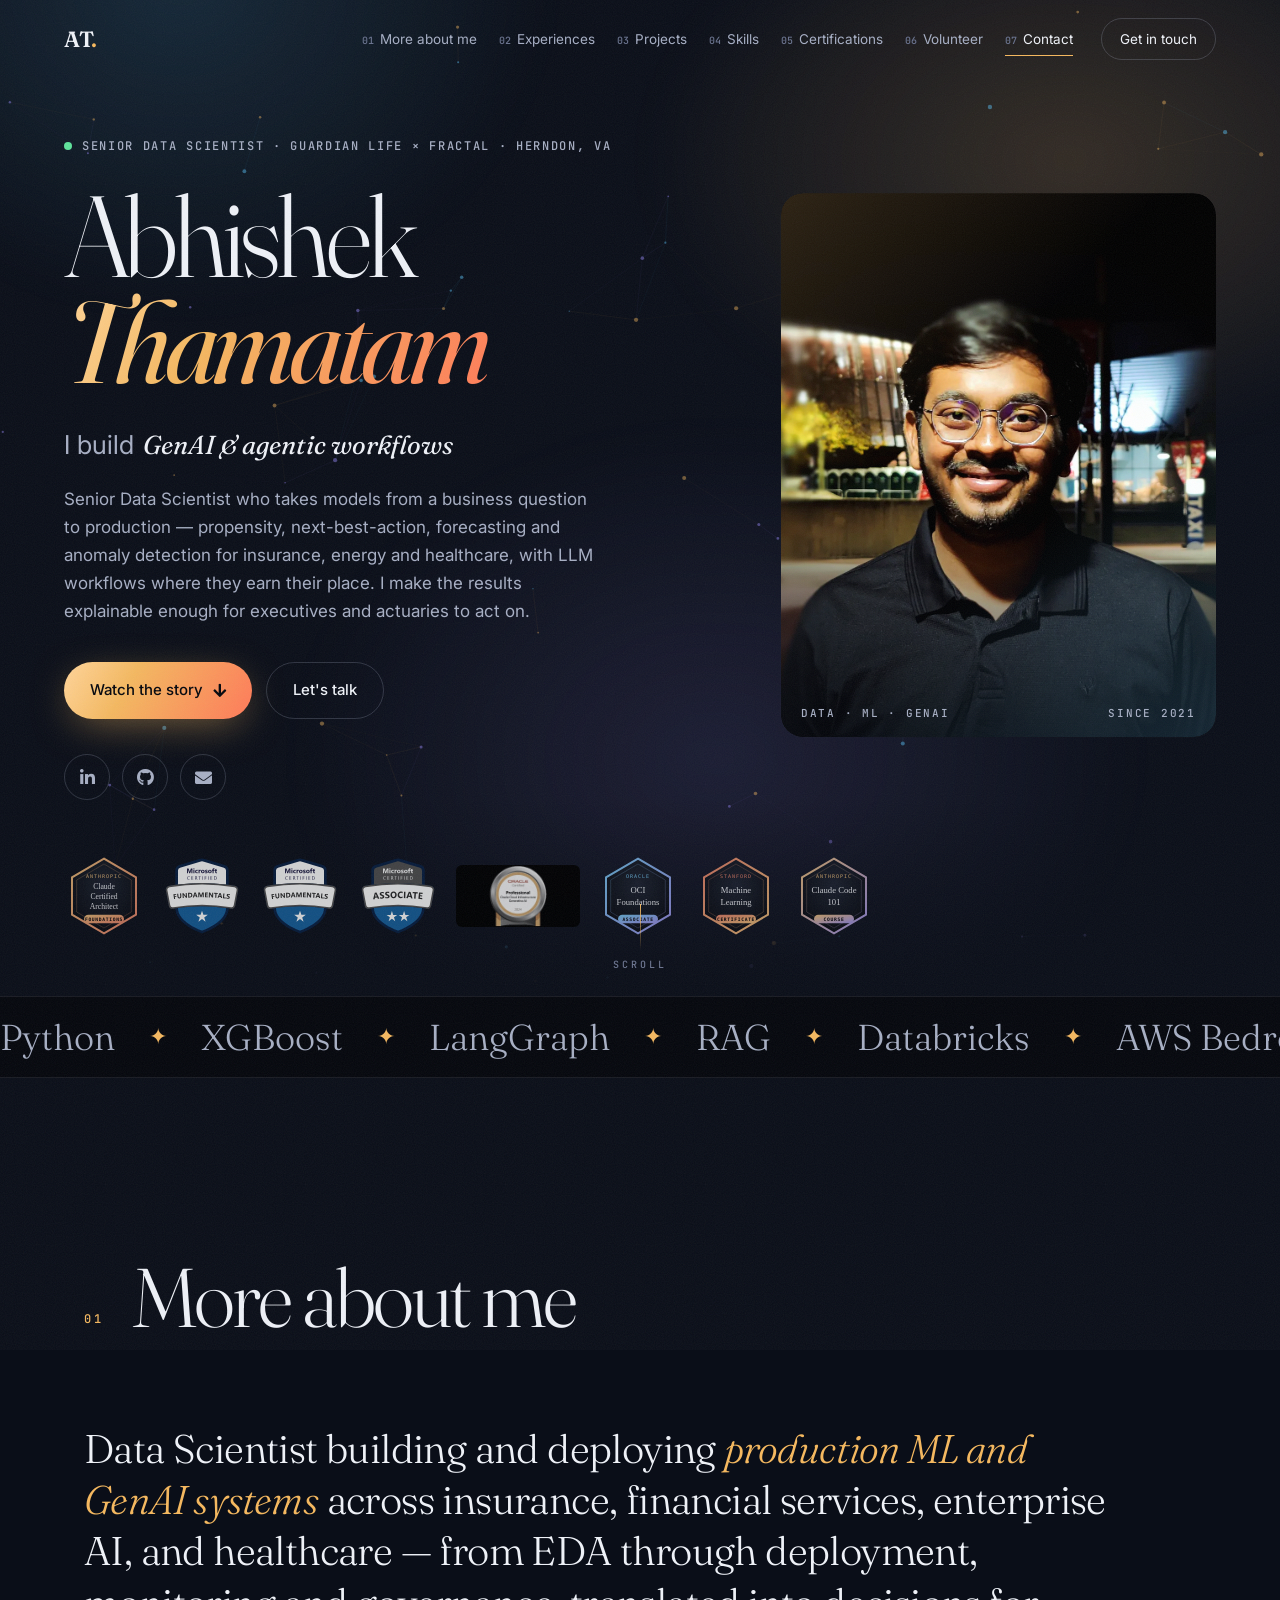
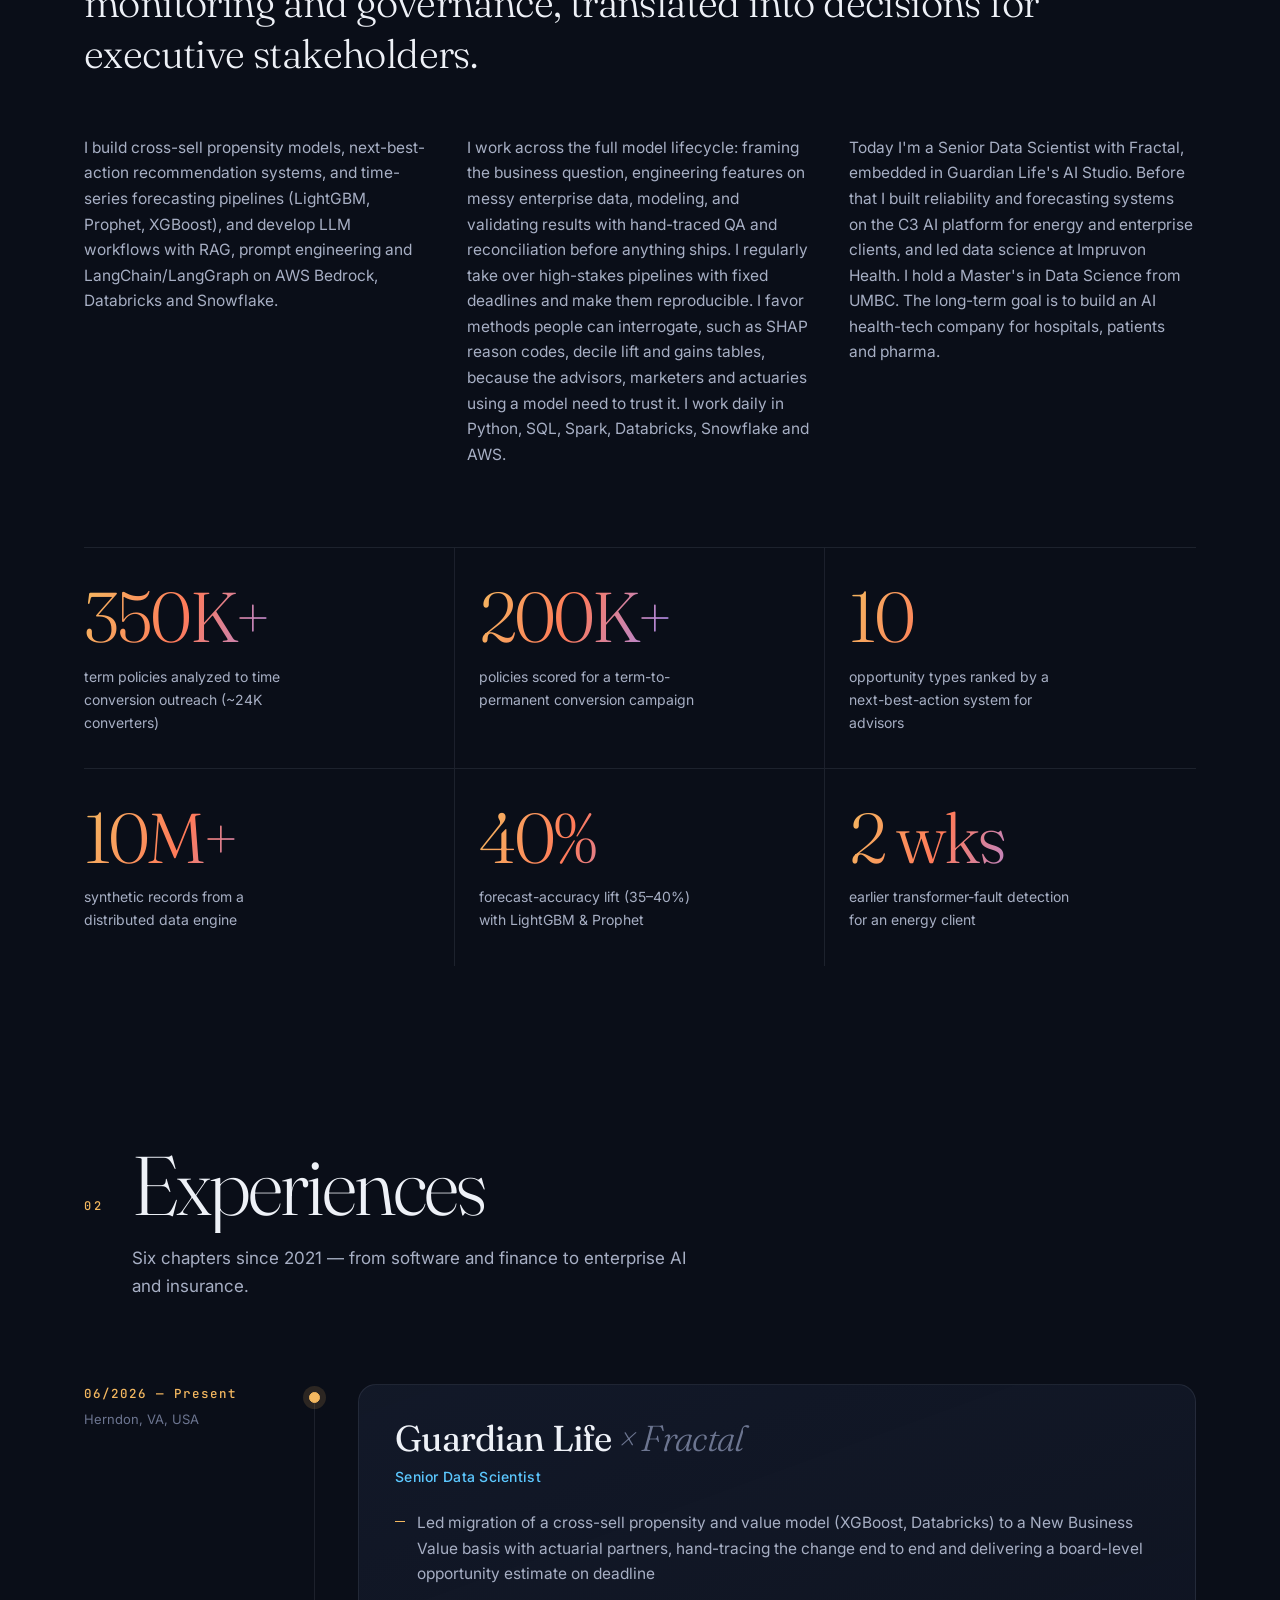
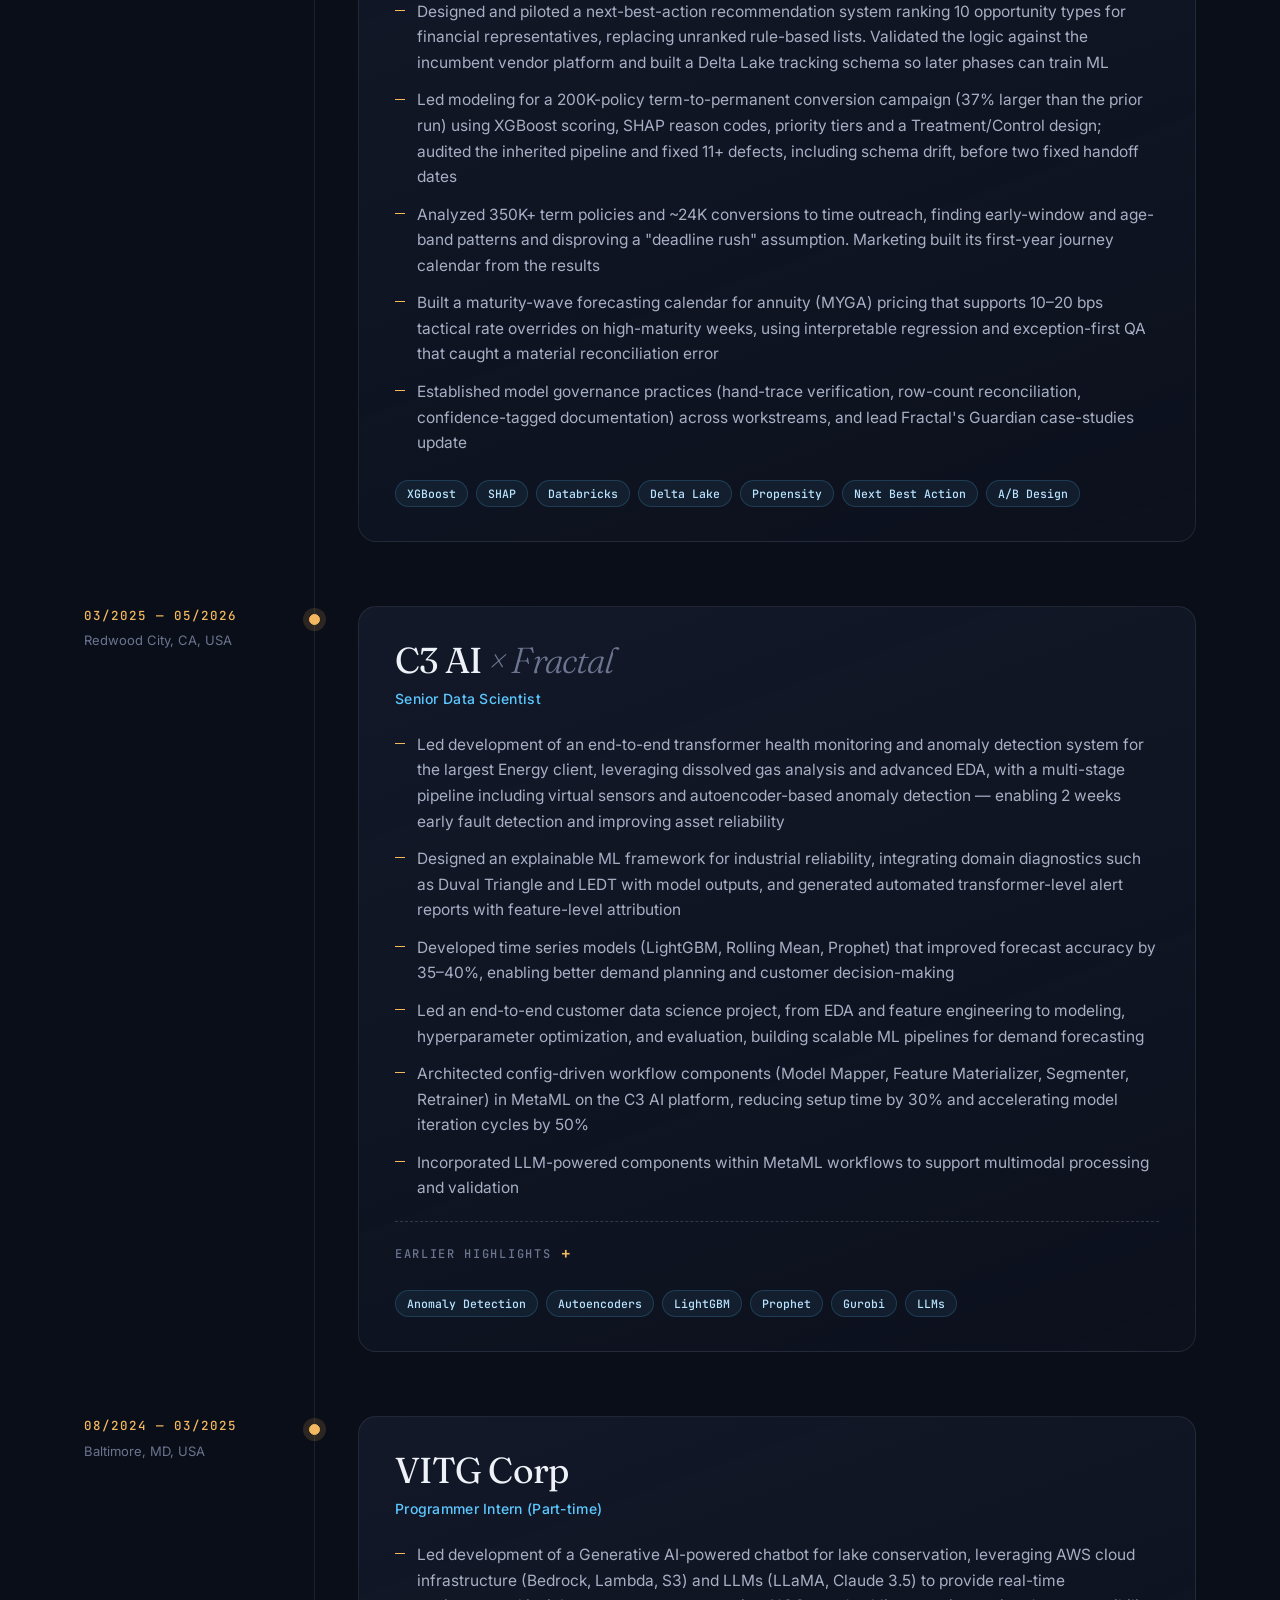
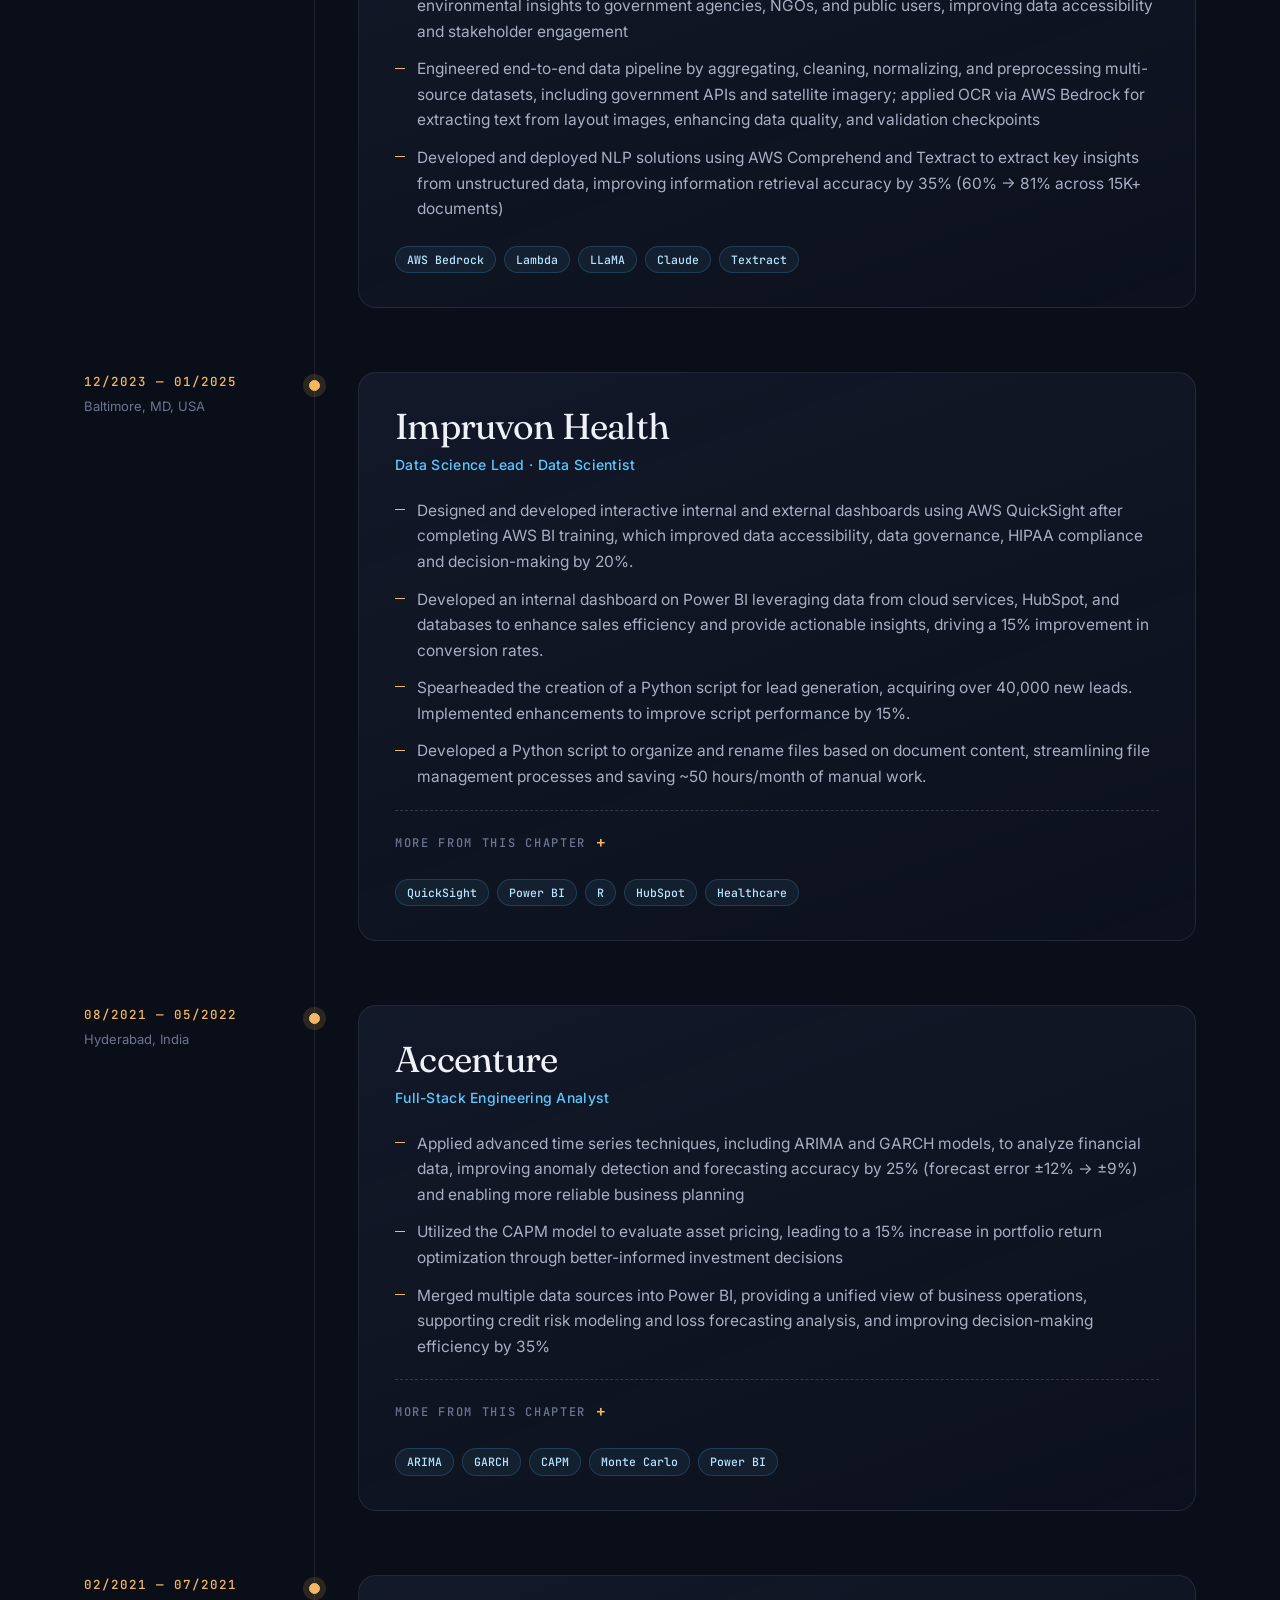
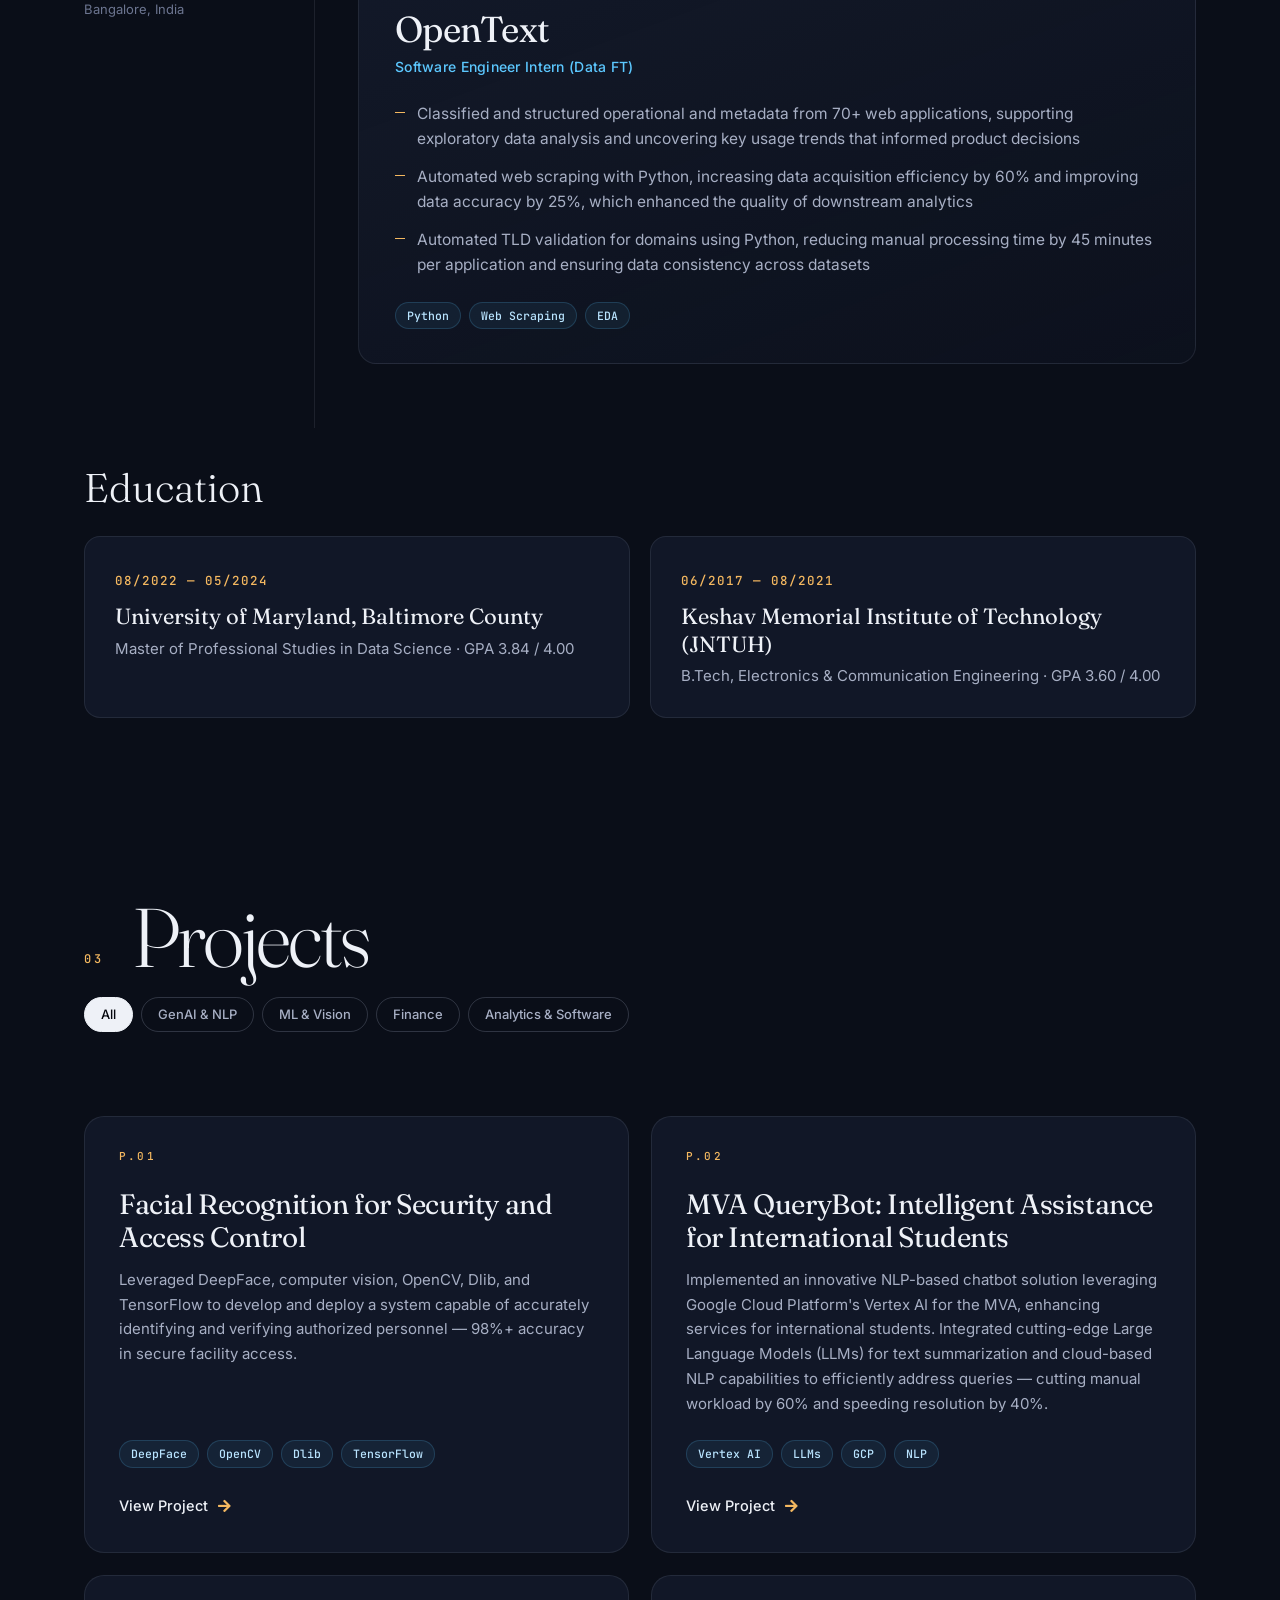
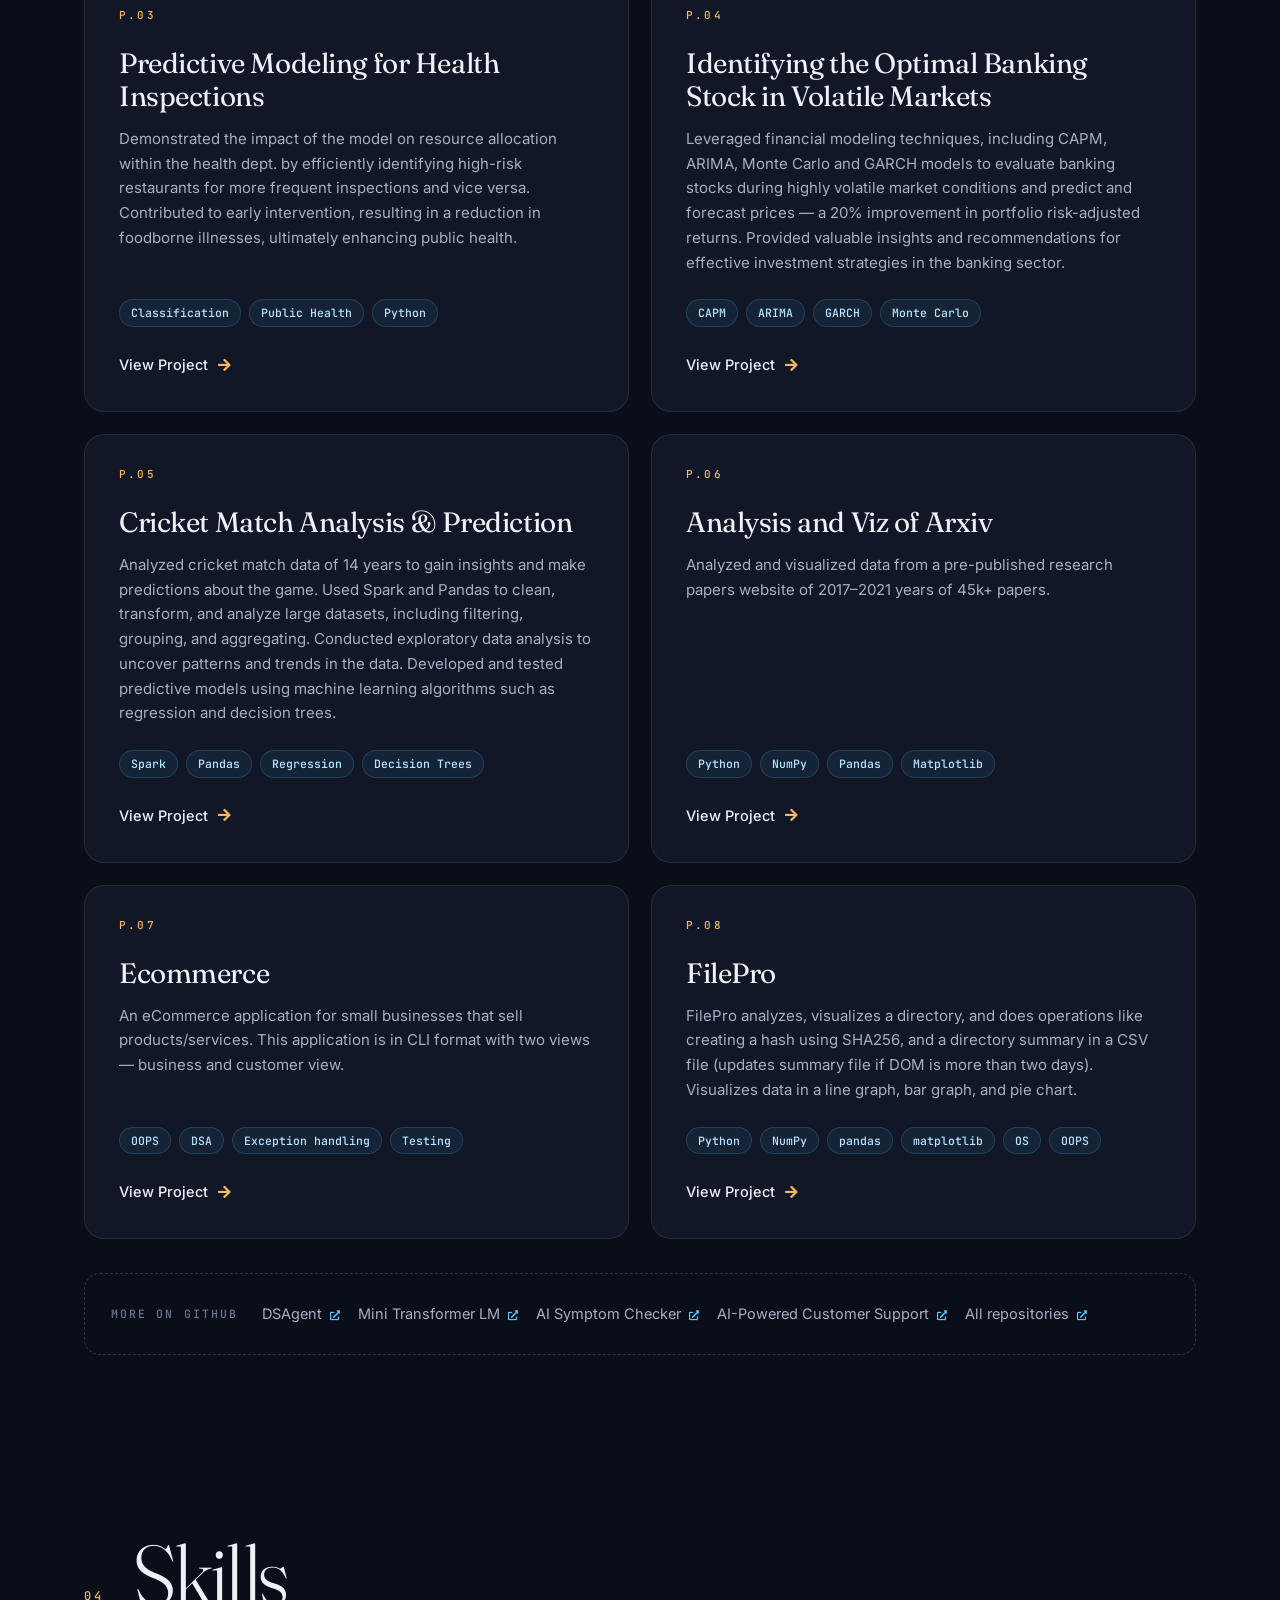
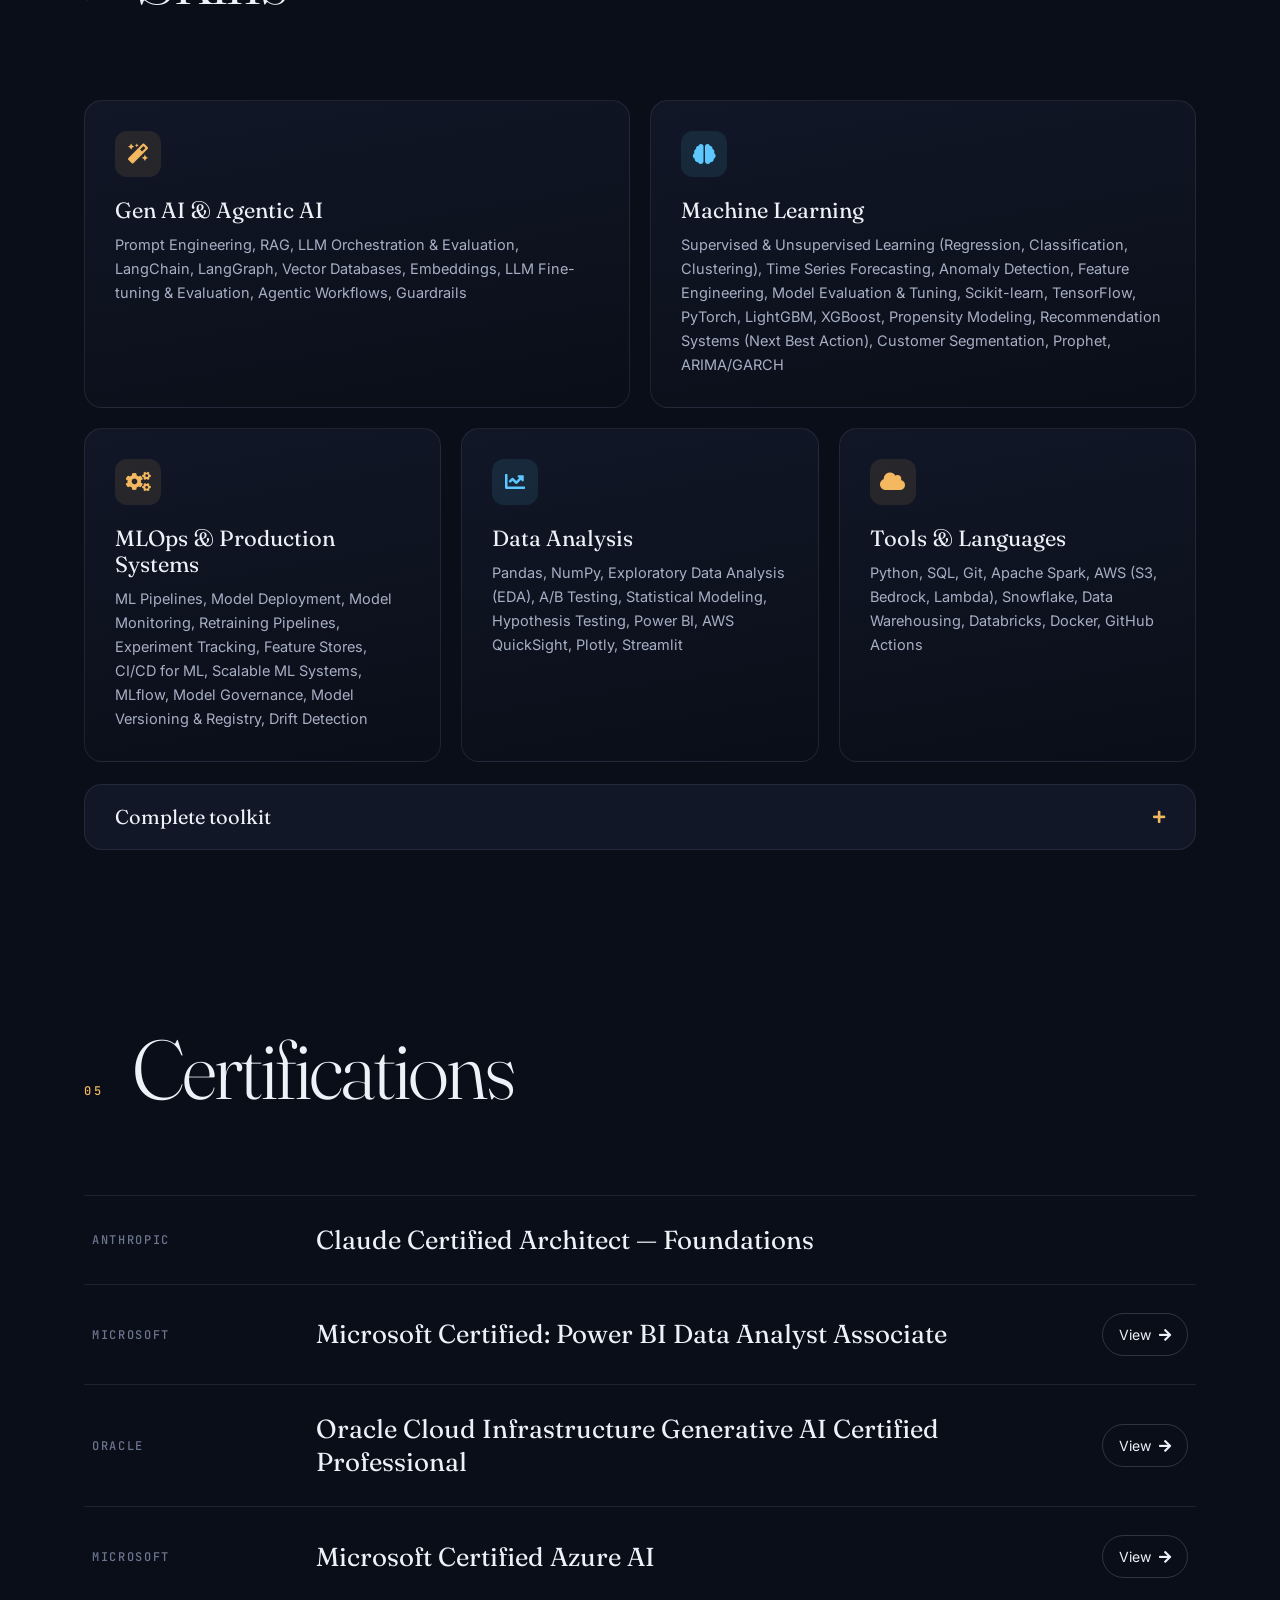
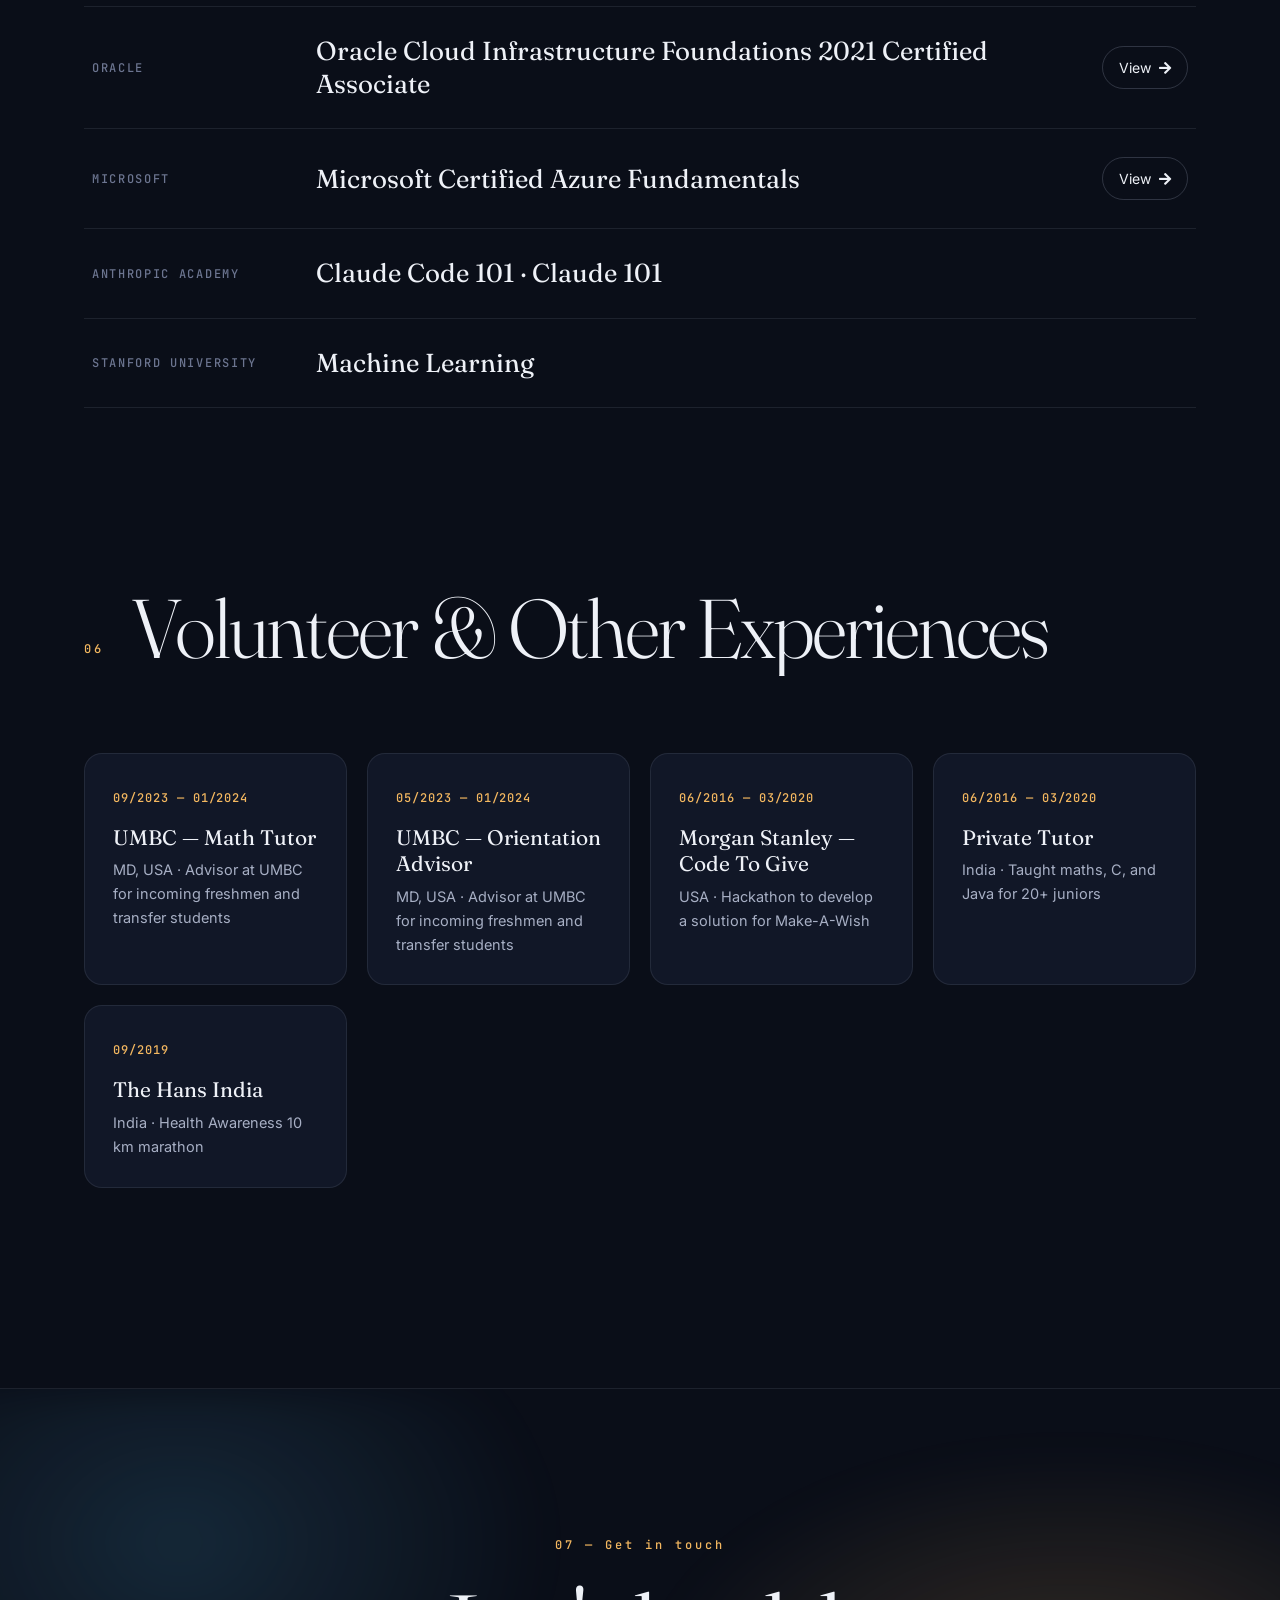
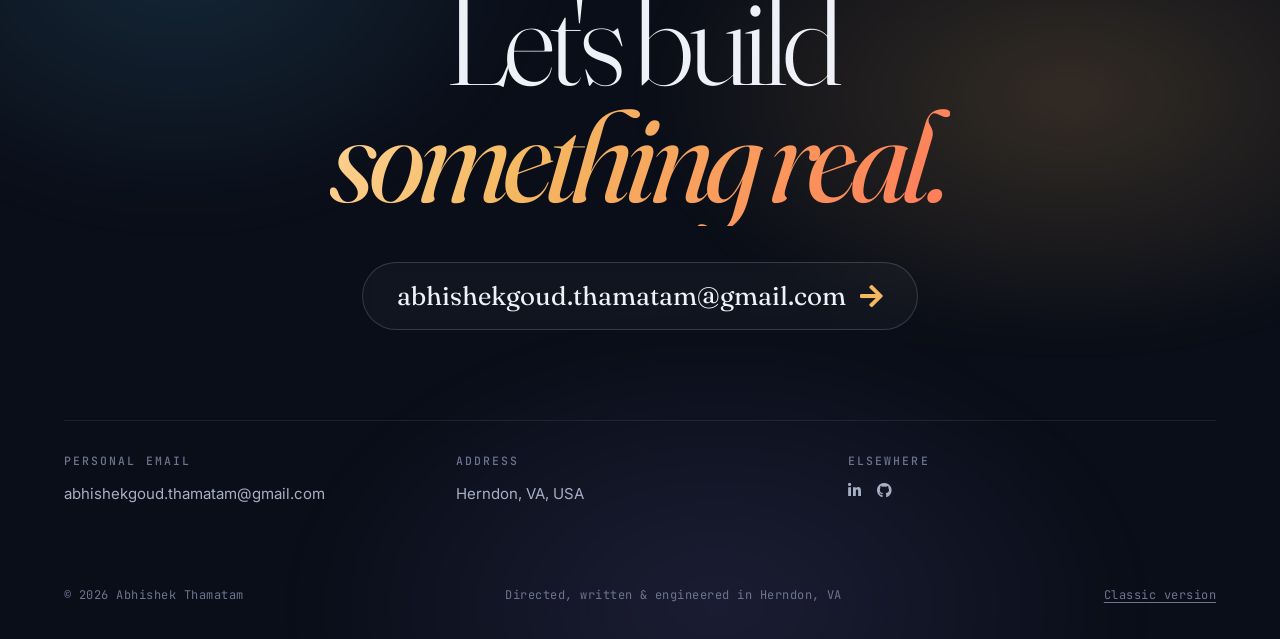
<file: index.html>
<!DOCTYPE html>
<html lang="en">
<head>
	<meta charset="utf-8" />
	<meta name="viewport" content="width=device-width, initial-scale=1" />
	<title>Abhishek Thamatam — Senior Data Scientist · ML & GenAI</title>
	<meta name="description" content="Abhishek Thamatam — Senior Data Scientist building production ML and GenAI systems across insurance, financial services, enterprise AI and healthcare." />
	<meta name="keywords" content="Abhishek Thamatam, Data Scientist, Machine Learning, GenAI, LLM, RAG, LangGraph, Portfolio" />
	<meta name="theme-color" content="#06080f" />
	<meta property="og:title" content="Abhishek Thamatam — Senior Data Scientist" />
	<meta property="og:description" content="Production ML & GenAI systems — propensity models, next-best-action, forecasting, anomaly detection and LLM workflows." />
	<meta property="og:image" content="images/portrait.jpg" />
	<link rel="preconnect" href="https://fonts.googleapis.com" />
	<link rel="preconnect" href="https://fonts.gstatic.com" crossorigin />
	<link href="https://fonts.googleapis.com/css2?family=Fraunces:ital,opsz,wght@0,9..144,300..700;1,9..144,300..600&family=Inter:wght@300..700&family=JetBrains+Mono:wght@400;500&display=swap" rel="stylesheet" />
	<link rel="stylesheet" href="assets/css/fontawesome-all.min.css" />
	<link rel="stylesheet" href="assets/css/cinematic.css" />
	<script>
		document.documentElement.classList.add("js");
		// failsafe: never leave the opening titles stuck
		setTimeout(function () { var b = document.body; if (b && !b.classList.contains("is-loaded")) { b.classList.remove("is-loading"); b.classList.add("is-loaded"); document.querySelectorAll(".reveal,.split").forEach(function (e) { e.classList.add("is-in"); }); } }, 6000);
	</script>
</head>
<body class="is-loading">

	<!-- Opening titles -->
	<div class="preloader" aria-hidden="true">
		<div class="preloader__bar preloader__bar--top"></div>
		<div class="preloader__bar preloader__bar--bottom"></div>
		<div class="preloader__inner">
			<span class="preloader__label">A portfolio by</span>
			<span class="preloader__name">Abhishek Thamatam</span>
			<span class="preloader__count"><span data-preload-count>0</span>%</span>
		</div>
	</div>

	<div class="grain" aria-hidden="true"></div>
	<div class="cursor-glow" aria-hidden="true"></div>
	<div class="progress" aria-hidden="true"><span></span></div>

	<!-- Navigation / Table of Contents -->
	<header class="nav">
		<a href="#top" class="nav__logo">AT<span>.</span></a>
		<nav class="nav__links" aria-label="Table of contents">
			<a href="#first"><span>01</span>More about me</a>
			<a href="#experience"><span>02</span>Experiences</a>
			<a href="#projects"><span>03</span>Projects</a>
			<a href="#skills"><span>04</span>Skills</a>
			<a href="#certifications"><span>05</span>Certifications</a>
			<a href="#volunteer"><span>06</span>Volunteer</a>
			<a href="#contact"><span>07</span>Contact</a>
		</nav>
		<a href="mailto:abhishekgoud.thamatam@gmail.com" class="nav__cta magnetic">Get in touch</a>
		<button class="nav__toggle" aria-label="Open menu" aria-expanded="false"><span></span><span></span></button>
	</header>

	<main id="top">

		<!-- ============ HERO ============ -->
		<section class="hero">
			<canvas class="hero__net" aria-hidden="true"></canvas>
			<div class="hero__aurora" aria-hidden="true"></div>

			<div class="hero__inner">
				<div class="hero__copy">
					<p class="eyebrow reveal"><span class="dot"></span> Senior Data Scientist · Guardian Life × Fractal · Herndon, VA</p>
					<h1 class="hero__title split">
						<span class="line">Abhishek</span>
						<span class="line"><em>Thamatam</em></span>
					</h1>
					<p class="hero__role reveal">
						I build
						<span class="rotator" aria-live="polite">
							<span class="rotator__word is-active">production ML systems</span>
							<span class="rotator__word">GenAI &amp; agentic workflows</span>
							<span class="rotator__word">forecasting pipelines</span>
							<span class="rotator__word">decisions from data</span>
						</span>
					</p>
					<p class="hero__intro reveal">Senior Data Scientist who takes models from a business question to production — propensity, next-best-action, forecasting and anomaly detection for insurance, energy and healthcare, with LLM workflows where they earn their place. I make the results explainable enough for executives and actuaries to act on.</p>

					<div class="hero__actions reveal">
						<a href="#experience" class="btn btn--primary magnetic">Watch the story <i class="fas fa-arrow-down"></i></a>
						<a href="#contact" class="btn btn--ghost magnetic">Let's talk</a>
					</div>

					<ul class="socials reveal">
						<li><a href="https://www.linkedin.com/in/t-abhishek-goud/" class="magnetic" aria-label="LinkedIn"><i class="fab fa-linkedin-in"></i></a></li>
						<li><a href="https://github.com/abhishekgoud23" class="magnetic" aria-label="GitHub"><i class="fab fa-github"></i></a></li>
						<li><a href="mailto:abhishekgoud.thamatam@gmail.com" class="magnetic" aria-label="Email"><i class="fas fa-envelope"></i></a></li>
					</ul>
				</div>

				<figure class="hero__portrait reveal reveal--clip" data-speed="-0.06">
					<picture>
						<source srcset="images/portrait.webp" type="image/webp" />
						<img src="images/portrait.jpg" alt="Portrait of Abhishek Thamatam" width="1400" height="1321" />
					</picture>
					<figcaption><span>Data · ML · GenAI</span><span>Since 2021</span></figcaption>
				</figure>
			</div>

			<div class="badges reveal" aria-label="Certification badges">
				<img src="images/badge-claude-architect.svg" alt="Claude Certified Architect — Foundations" class="badge" />
				<img src="images/AI badge.svg" alt="MS AI 900" class="badge" />
				<img src="images/AZ 900 badge.svg" alt="MS AZ 900" class="badge" />
				<img src="images/PowerBI.svg" alt="MS PL 300" class="badge" />
				<img src="images/Oracle GenAI.jpg" alt="OCI GenAI" class="badge badge--wide" />
				<img src="images/badge-oci-foundations.svg" alt="Oracle Cloud Infrastructure Foundations Associate" class="badge" />
				<img src="images/badge-stanford-ml.svg" alt="Machine Learning — Stanford University" class="badge" />
				<img src="images/badge-claude-code-101.svg" alt="Claude Code 101 — Anthropic Academy" class="badge" />
			</div>

			<a href="#first" class="scroll-cue" aria-label="Scroll to next section"><span></span>Scroll</a>
		</section>

		<!-- ============ MARQUEE ============ -->
		<div class="marquee" aria-hidden="true">
			<div class="marquee__track">
				<span>Python</span><span>✦</span><span>XGBoost</span><span>✦</span><span>LangGraph</span><span>✦</span><span>RAG</span><span>✦</span><span>Databricks</span><span>✦</span><span>AWS Bedrock</span><span>✦</span><span>LightGBM</span><span>✦</span><span>Snowflake</span><span>✦</span><span>PyTorch</span><span>✦</span><span>SHAP</span><span>✦</span><span>MLflow</span><span>✦</span><span>Prophet</span><span>✦</span>
				<span>Python</span><span>✦</span><span>XGBoost</span><span>✦</span><span>LangGraph</span><span>✦</span><span>RAG</span><span>✦</span><span>Databricks</span><span>✦</span><span>AWS Bedrock</span><span>✦</span><span>LightGBM</span><span>✦</span><span>Snowflake</span><span>✦</span><span>PyTorch</span><span>✦</span><span>SHAP</span><span>✦</span><span>MLflow</span><span>✦</span><span>Prophet</span><span>✦</span>
			</div>
		</div>

		<!-- ============ 01 ABOUT ============ -->
		<section id="first" class="chapter">
			<header class="chapter__head">
				<span class="chapter__num">01</span>
				<h2 class="chapter__title split"><span class="line">More about me</span></h2>
			</header>

			<div class="about">
				<p class="about__lead reveal">Data Scientist building and deploying <em>production ML and GenAI systems</em> across insurance, financial services, enterprise AI, and healthcare — from EDA through deployment, monitoring and governance, translated into decisions for executive stakeholders.</p>

				<div class="about__body">
					<p class="reveal">I build cross-sell propensity models, next-best-action recommendation systems, and time-series forecasting pipelines (LightGBM, Prophet, XGBoost), and develop LLM workflows with RAG, prompt engineering and LangChain/LangGraph on AWS Bedrock, Databricks and Snowflake.</p>
					<p class="reveal">I work across the full model lifecycle: framing the business question, engineering features on messy enterprise data, modeling, and validating results with hand-traced QA and reconciliation before anything ships. I regularly take over high-stakes pipelines with fixed deadlines and make them reproducible. I favor methods people can interrogate, such as SHAP reason codes, decile lift and gains tables, because the advisors, marketers and actuaries using a model need to trust it. I work daily in Python, SQL, Spark, Databricks, Snowflake and AWS.</p>
					<p class="reveal">Today I'm a Senior Data Scientist with Fractal, embedded in Guardian Life's AI Studio. Before that I built reliability and forecasting systems on the C3 AI platform for energy and enterprise clients, and led data science at Impruvon Health. I hold a Master's in Data Science from UMBC. The long-term goal is to build an AI health-tech company for hospitals, patients and pharma.</p>
				</div>

				<dl class="stats">
					<div class="stat reveal"><dt><span data-count="350" data-suffix="K+">0</span></dt><dd>term policies analyzed to time conversion outreach (~24K converters)</dd></div>
					<div class="stat reveal"><dt><span data-count="200" data-suffix="K+">0</span></dt><dd>policies scored for a term-to-permanent conversion campaign</dd></div>
					<div class="stat reveal"><dt><span data-count="10">0</span></dt><dd>opportunity types ranked by a next-best-action system for advisors</dd></div>
					<div class="stat reveal"><dt><span data-count="10" data-suffix="M+">0</span></dt><dd>synthetic records from a distributed data engine</dd></div>
					<div class="stat reveal"><dt><span data-count="40" data-suffix="%">0</span></dt><dd>forecast-accuracy lift (35–40%) with LightGBM &amp; Prophet</dd></div>
					<div class="stat reveal"><dt><span data-count="2" data-suffix=" wks">0</span></dt><dd>earlier transformer-fault detection for an energy client</dd></div>
				</dl>
			</div>
		</section>

		<!-- ============ 02 EXPERIENCE ============ -->
		<section id="experience" class="chapter">
			<header class="chapter__head">
				<span class="chapter__num">02</span>
				<h2 class="chapter__title split"><span class="line">Experiences</span></h2>
				<p class="chapter__sub reveal">Six chapters since 2021 — from software and finance to enterprise AI and insurance.</p>
			</header>

			<ol class="timeline">

				<li class="job reveal">
					<div class="job__meta">
						<span class="job__date">06/2026 — Present</span>
						<span class="job__place">Herndon, VA, USA</span>
					</div>
					<div class="job__card">
						<h3>Guardian Life <span>× Fractal</span></h3>
						<p class="job__role">Senior Data Scientist</p>
						<ul>
							<li>Led migration of a cross-sell propensity and value model (XGBoost, Databricks) to a New Business Value basis with actuarial partners, hand-tracing the change end to end and delivering a board-level opportunity estimate on deadline</li>
							<li>Designed and piloted a next-best-action recommendation system ranking 10 opportunity types for financial representatives, replacing unranked rule-based lists. Validated the logic against the incumbent vendor platform and built a Delta Lake tracking schema so later phases can train ML</li>
							<li>Led modeling for a 200K-policy term-to-permanent conversion campaign (37% larger than the prior run) using XGBoost scoring, SHAP reason codes, priority tiers and a Treatment/Control design; audited the inherited pipeline and fixed 11+ defects, including schema drift, before two fixed handoff dates</li>
							<li>Analyzed 350K+ term policies and ~24K conversions to time outreach, finding early-window and age-band patterns and disproving a "deadline rush" assumption. Marketing built its first-year journey calendar from the results</li>
							<li>Built a maturity-wave forecasting calendar for annuity (MYGA) pricing that supports 10–20 bps tactical rate overrides on high-maturity weeks, using interpretable regression and exception-first QA that caught a material reconciliation error</li>
							<li>Established model governance practices (hand-trace verification, row-count reconciliation, confidence-tagged documentation) across workstreams, and lead Fractal's Guardian case-studies update</li>
						</ul>
						<div class="tags"><span>XGBoost</span><span>SHAP</span><span>Databricks</span><span>Delta Lake</span><span>Propensity</span><span>Next Best Action</span><span>A/B Design</span></div>
					</div>
				</li>

				<li class="job reveal">
					<div class="job__meta">
						<span class="job__date">03/2025 — 05/2026</span>
						<span class="job__place">Redwood City, CA, USA</span>
					</div>
					<div class="job__card">
						<h3>C3 AI <span>× Fractal</span></h3>
						<p class="job__role">Senior Data Scientist</p>
						<ul>
							<li>Led development of an end-to-end transformer health monitoring and anomaly detection system for the largest Energy client, leveraging dissolved gas analysis and advanced EDA, with a multi-stage pipeline including virtual sensors and autoencoder-based anomaly detection — enabling 2 weeks early fault detection and improving asset reliability</li>
							<li>Designed an explainable ML framework for industrial reliability, integrating domain diagnostics such as Duval Triangle and LEDT with model outputs, and generated automated transformer-level alert reports with feature-level attribution</li>
							<li>Developed time series models (LightGBM, Rolling Mean, Prophet) that improved forecast accuracy by 35–40%, enabling better demand planning and customer decision-making</li>
							<li>Led an end-to-end customer data science project, from EDA and feature engineering to modeling, hyperparameter optimization, and evaluation, building scalable ML pipelines for demand forecasting</li>
							<li>Architected config-driven workflow components (Model Mapper, Feature Materializer, Segmenter, Retrainer) in MetaML on the C3 AI platform, reducing setup time by 30% and accelerating model iteration cycles by 50%</li>
							<li>Incorporated LLM-powered components within MetaML workflows to support multimodal processing and validation</li>
						</ul>
						<details class="more">
							<summary>Earlier highlights</summary>
							<ul>
								<li>Developed a distributed, configurable data generation engine that scaled synthetic datasets from 50K to 10M+ records, enabling robust ML model training and system performance testing for demand forecasting pipelines; improved model accuracy and reduced data bottlenecks</li>
								<li>Optimized data pipeline efficiency by designing a hybrid batching and asynchronous processing strategy in C3, reducing memory usage by 80% and accelerating distributed file generation by 65% compared to previous methods</li>
								<li>Engineered advanced subject sampling and record duplication logic with controlled noise injection, ensuring 95%+ retention of realistic data patterns across upscaled datasets, which improved downstream model generalizability</li>
								<li>Built a root-cause analysis for frequent switching events, leveraging custom Gurobi constraints and explainability metrics to identify &gt;80% of switching patterns tied to overlooked staffing or alignment rules, enabling targeted process improvements</li>
								<li>Integrated inline logging and monitoring into MetaML workflows, cutting workflow failure resolution time by 40%; used vertex-edge graph abstractions to manage complex workflow dependencies</li>
								<li>Partnered with stakeholders to translate insights into business strategies, delivering actionable recommendations that enhanced demand forecasting and planning</li>
							</ul>
						</details>
						<div class="tags"><span>Anomaly Detection</span><span>Autoencoders</span><span>LightGBM</span><span>Prophet</span><span>Gurobi</span><span>LLMs</span></div>
					</div>
				</li>

				<li class="job reveal">
					<div class="job__meta">
						<span class="job__date">08/2024 — 03/2025</span>
						<span class="job__place">Baltimore, MD, USA</span>
					</div>
					<div class="job__card">
						<h3>VITG Corp</h3>
						<p class="job__role">Programmer Intern (Part-time)</p>
						<ul>
							<li>Led development of a Generative AI-powered chatbot for lake conservation, leveraging AWS cloud infrastructure (Bedrock, Lambda, S3) and LLMs (LLaMA, Claude 3.5) to provide real-time environmental insights to government agencies, NGOs, and public users, improving data accessibility and stakeholder engagement</li>
							<li>Engineered end-to-end data pipeline by aggregating, cleaning, normalizing, and preprocessing multi-source datasets, including government APIs and satellite imagery; applied OCR via AWS Bedrock for extracting text from layout images, enhancing data quality, and validation checkpoints</li>
							<li>Developed and deployed NLP solutions using AWS Comprehend and Textract to extract key insights from unstructured data, improving information retrieval accuracy by 35% (60% → 81% across 15K+ documents)</li>
						</ul>
						<div class="tags"><span>AWS Bedrock</span><span>Lambda</span><span>LLaMA</span><span>Claude</span><span>Textract</span></div>
					</div>
				</li>

				<li class="job reveal">
					<div class="job__meta">
						<span class="job__date">12/2023 — 01/2025</span>
						<span class="job__place">Baltimore, MD, USA</span>
					</div>
					<div class="job__card">
						<h3>Impruvon Health</h3>
						<p class="job__role">Data Science Lead · Data Scientist</p>
						<ul>
							<li>Designed and developed interactive internal and external dashboards using AWS QuickSight after completing AWS BI training, which improved data accessibility, data governance, HIPAA compliance and decision-making by 20%.</li>
							<li>Developed an internal dashboard on Power BI leveraging data from cloud services, HubSpot, and databases to enhance sales efficiency and provide actionable insights, driving a 15% improvement in conversion rates.</li>
							<li>Spearheaded the creation of a Python script for lead generation, acquiring over 40,000 new leads. Implemented enhancements to improve script performance by 15%.</li>
							<li>Developed a Python script to organize and rename files based on document content, streamlining file management processes and saving ~50 hours/month of manual work.</li>
						</ul>
						<details class="more">
							<summary>More from this chapter</summary>
							<ul>
								<li>Conducted comprehensive data analysis on patient medication adherence using NumPy and Pandas within Jupyter Notebook. Developed visualizations with Matplotlib and Plotly to identify trends and reduce medication errors by 15%.</li>
								<li>Built and applied statistical models using R to analyze the efficiency of healthcare workflows. Used Visual Studio Code to enhance the accuracy of predictions, leading to a 10% increase in operational efficiency across IDD Residential and Senior Living facilities.</li>
								<li>Led data cleaning and preprocessing efforts for healthcare companies' data, ensuring accuracy in large datasets. Web-scraped patient feedback and medication adherence data using BeautifulSoup, improving data collection efficiency by 25%.</li>
								<li>Implemented advanced statistical analysis on healthcare data, focusing on resident independence and safety metrics. Incorporated R for predictive modeling, identifying key factors that improved patient outcomes by 18%.</li>
							</ul>
						</details>
						<div class="tags"><span>QuickSight</span><span>Power BI</span><span>R</span><span>HubSpot</span><span>Healthcare</span></div>
					</div>
				</li>

				<li class="job reveal">
					<div class="job__meta">
						<span class="job__date">08/2021 — 05/2022</span>
						<span class="job__place">Hyderabad, India</span>
					</div>
					<div class="job__card">
						<h3>Accenture</h3>
						<p class="job__role">Full-Stack Engineering Analyst</p>
						<ul>
							<li>Applied advanced time series techniques, including ARIMA and GARCH models, to analyze financial data, improving anomaly detection and forecasting accuracy by 25% (forecast error ±12% → ±9%) and enabling more reliable business planning</li>
							<li>Utilized the CAPM model to evaluate asset pricing, leading to a 15% increase in portfolio return optimization through better-informed investment decisions</li>
							<li>Merged multiple data sources into Power BI, providing a unified view of business operations, supporting credit risk modeling and loss forecasting analysis, and improving decision-making efficiency by 35%</li>
						</ul>
						<details class="more">
							<summary>More from this chapter</summary>
							<ul>
								<li>Implemented Monte Carlo methods to evaluate the impact of uncertainty in financial models, reducing risk assessment errors by 20%</li>
								<li>Automated data collection and reporting with custom scripts populating tables for Power BI, reducing manual effort by 50%</li>
								<li>Configured and optimized AWS EC2 instances for varying data processing needs, increasing system performance by 20%</li>
							</ul>
						</details>
						<div class="tags"><span>ARIMA</span><span>GARCH</span><span>CAPM</span><span>Monte Carlo</span><span>Power BI</span></div>
					</div>
				</li>

				<li class="job reveal">
					<div class="job__meta">
						<span class="job__date">02/2021 — 07/2021</span>
						<span class="job__place">Bangalore, India</span>
					</div>
					<div class="job__card">
						<h3>OpenText</h3>
						<p class="job__role">Software Engineer Intern (Data FT)</p>
						<ul>
							<li>Classified and structured operational and metadata from 70+ web applications, supporting exploratory data analysis and uncovering key usage trends that informed product decisions</li>
							<li>Automated web scraping with Python, increasing data acquisition efficiency by 60% and improving data accuracy by 25%, which enhanced the quality of downstream analytics</li>
							<li>Automated TLD validation for domains using Python, reducing manual processing time by 45 minutes per application and ensuring data consistency across datasets</li>
						</ul>
						<div class="tags"><span>Python</span><span>Web Scraping</span><span>EDA</span></div>
					</div>
				</li>
			</ol>

			<div class="edu">
				<h3 class="edu__title reveal">Education</h3>
				<div class="edu__grid">
					<article class="edu__card reveal">
						<span class="job__date">08/2022 — 05/2024</span>
						<h4>University of Maryland, Baltimore County</h4>
						<p>Master of Professional Studies in Data Science · GPA 3.84 / 4.00</p>
					</article>
					<article class="edu__card reveal">
						<span class="job__date">06/2017 — 08/2021</span>
						<h4>Keshav Memorial Institute of Technology (JNTUH)</h4>
						<p>B.Tech, Electronics &amp; Communication Engineering · GPA 3.60 / 4.00</p>
					</article>
				</div>
			</div>
		</section>

		<!-- ============ 03 PROJECTS ============ -->
		<section id="projects" class="chapter">
			<header class="chapter__head">
				<span class="chapter__num">03</span>
				<h2 class="chapter__title split"><span class="line">Projects</span></h2>
				<div class="filters reveal" role="group" aria-label="Filter projects">
					<button class="is-active" data-filter="all">All</button>
					<button data-filter="ai">GenAI &amp; NLP</button>
					<button data-filter="ml">ML &amp; Vision</button>
					<button data-filter="fin">Finance</button>
					<button data-filter="eng">Analytics &amp; Software</button>
				</div>
			</header>

			<div class="projects">
				<article class="project reveal" data-cat="ml">
					<span class="project__idx">P.01</span>
					<h3>Facial Recognition for Security and Access Control</h3>
					<p>Leveraged DeepFace, computer vision, OpenCV, Dlib, and TensorFlow to develop and deploy a system capable of accurately identifying and verifying authorized personnel — 98%+ accuracy in secure facility access.</p>
					<div class="tags"><span>DeepFace</span><span>OpenCV</span><span>Dlib</span><span>TensorFlow</span></div>
					<a href="https://github.com/abhishekgoud23/Facial-Recognition-for-Security-and-Access-Control" class="project__link">View Project <i class="fas fa-arrow-right"></i></a>
				</article>

				<article class="project reveal" data-cat="ai">
					<span class="project__idx">P.02</span>
					<h3>MVA QueryBot: Intelligent Assistance for International Students</h3>
					<p>Implemented an innovative NLP-based chatbot solution leveraging Google Cloud Platform's Vertex AI for the MVA, enhancing services for international students. Integrated cutting-edge Large Language Models (LLMs) for text summarization and cloud-based NLP capabilities to efficiently address queries — cutting manual workload by 60% and speeding resolution by 40%.</p>
					<div class="tags"><span>Vertex AI</span><span>LLMs</span><span>GCP</span><span>NLP</span></div>
					<a href="https://docs.google.com/document/d/1zV5C5rLTp87HRQnSyHXkQYa5QyTHSCAy/edit?usp=sharing&amp;ouid=113474301142150700763&amp;rtpof=true&amp;sd=true" class="project__link">View Project <i class="fas fa-arrow-right"></i></a>
				</article>

				<article class="project reveal" data-cat="ml">
					<span class="project__idx">P.03</span>
					<h3>Predictive Modeling for Health Inspections</h3>
					<p>Demonstrated the impact of the model on resource allocation within the health dept. by efficiently identifying high-risk restaurants for more frequent inspections and vice versa. Contributed to early intervention, resulting in a reduction in foodborne illnesses, ultimately enhancing public health.</p>
					<div class="tags"><span>Classification</span><span>Public Health</span><span>Python</span></div>
					<a href="https://github.com/DATA-606-2023-FALL-TUESDAY/Thamatam_Abhishek" class="project__link">View Project <i class="fas fa-arrow-right"></i></a>
				</article>

				<article class="project reveal" data-cat="fin">
					<span class="project__idx">P.04</span>
					<h3>Identifying the Optimal Banking Stock in Volatile Markets</h3>
					<p>Leveraged financial modeling techniques, including CAPM, ARIMA, Monte Carlo and GARCH models to evaluate banking stocks during highly volatile market conditions and predict and forecast prices — a 20% improvement in portfolio risk-adjusted returns. Provided valuable insights and recommendations for effective investment strategies in the banking sector.</p>
					<div class="tags"><span>CAPM</span><span>ARIMA</span><span>GARCH</span><span>Monte Carlo</span></div>
					<a href="https://github.com/abhishekgoud23/Optimal-Stocks-in-Volatile-Markets/tree/main" class="project__link">View Project <i class="fas fa-arrow-right"></i></a>
				</article>

				<article class="project reveal" data-cat="ml">
					<span class="project__idx">P.05</span>
					<h3>Cricket Match Analysis &amp; Prediction</h3>
					<p>Analyzed cricket match data of 14 years to gain insights and make predictions about the game. Used Spark and Pandas to clean, transform, and analyze large datasets, including filtering, grouping, and aggregating. Conducted exploratory data analysis to uncover patterns and trends in the data. Developed and tested predictive models using machine learning algorithms such as regression and decision trees.</p>
					<div class="tags"><span>Spark</span><span>Pandas</span><span>Regression</span><span>Decision Trees</span></div>
					<a href="https://github.com/abhishekgoud23/Match-prediction-and-analysis" class="project__link">View Project <i class="fas fa-arrow-right"></i></a>
				</article>

				<article class="project reveal" data-cat="eng">
					<span class="project__idx">P.06</span>
					<h3>Analysis and Viz of Arxiv</h3>
					<p>Analyzed and visualized data from a pre-published research papers website of 2017–2021 years of 45k+ papers.</p>
					<div class="tags"><span>Python</span><span>NumPy</span><span>Pandas</span><span>Matplotlib</span></div>
					<a href="https://github.com/abhishekgoud23/Python-Projects/tree/main/Analysis%20and%20Viz%20of%20Arxiv" class="project__link">View Project <i class="fas fa-arrow-right"></i></a>
				</article>

				<article class="project reveal" data-cat="eng">
					<span class="project__idx">P.07</span>
					<h3>Ecommerce</h3>
					<p>An eCommerce application for small businesses that sell products/services. This application is in CLI format with two views — business and customer view.</p>
					<div class="tags"><span>OOPS</span><span>DSA</span><span>Exception handling</span><span>Testing</span></div>
					<a href="https://github.com/abhishekgoud23/Python-Projects/tree/main/Ecommerce" class="project__link">View Project <i class="fas fa-arrow-right"></i></a>
				</article>

				<article class="project reveal" data-cat="eng">
					<span class="project__idx">P.08</span>
					<h3>FilePro</h3>
					<p>FilePro analyzes, visualizes a directory, and does operations like creating a hash using SHA256, and a directory summary in a CSV file (updates summary file if DOM is more than two days). Visualizes data in a line graph, bar graph, and pie chart.</p>
					<div class="tags"><span>Python</span><span>NumPy</span><span>pandas</span><span>matplotlib</span><span>OS</span><span>OOPS</span></div>
					<a href="https://github.com/abhishekgoud23/Python-Projects/tree/main/FilePro" class="project__link">View Project <i class="fas fa-arrow-right"></i></a>
				</article>
			</div>

			<div class="more-repos reveal">
				<span class="more-repos__label">More on GitHub</span>
				<a href="https://github.com/abhishekgoud23/DSAgent">DSAgent <i class="fas fa-external-link-alt"></i></a>
				<a href="https://github.com/abhishekgoud23/mini-transformer-lm">Mini Transformer LM <i class="fas fa-external-link-alt"></i></a>
				<a href="https://github.com/abhishekgoud23/AI-Symptom-Checker">AI Symptom Checker <i class="fas fa-external-link-alt"></i></a>
				<a href="https://github.com/abhishekgoud23/AI-Powered-Customer-Support-System">AI-Powered Customer Support <i class="fas fa-external-link-alt"></i></a>
				<a href="https://github.com/abhishekgoud23?tab=repositories">All repositories <i class="fas fa-external-link-alt"></i></a>
			</div>
		</section>

		<!-- ============ 04 SKILLS ============ -->
		<section id="skills" class="chapter">
			<header class="chapter__head">
				<span class="chapter__num">04</span>
				<h2 class="chapter__title split"><span class="line">Skills</span></h2>
			</header>

			<div class="skills">
				<div class="skill reveal">
					<i class="fas fa-magic"></i>
					<h3>Gen AI &amp; Agentic AI</h3>
					<p>Prompt Engineering, RAG, LLM Orchestration &amp; Evaluation, LangChain, LangGraph, Vector Databases, Embeddings, LLM Fine-tuning &amp; Evaluation, Agentic Workflows, Guardrails</p>
				</div>
				<div class="skill reveal">
					<i class="fas fa-brain"></i>
					<h3>Machine Learning</h3>
					<p>Supervised &amp; Unsupervised Learning (Regression, Classification, Clustering), Time Series Forecasting, Anomaly Detection, Feature Engineering, Model Evaluation &amp; Tuning, Scikit-learn, TensorFlow, PyTorch, LightGBM, XGBoost, Propensity Modeling, Recommendation Systems (Next Best Action), Customer Segmentation, Prophet, ARIMA/GARCH</p>
				</div>
				<div class="skill reveal">
					<i class="fas fa-cogs"></i>
					<h3>MLOps &amp; Production Systems</h3>
					<p>ML Pipelines, Model Deployment, Model Monitoring, Retraining Pipelines, Experiment Tracking, Feature Stores, CI/CD for ML, Scalable ML Systems, MLflow, Model Governance, Model Versioning &amp; Registry, Drift Detection</p>
				</div>
				<div class="skill reveal">
					<i class="fas fa-chart-line"></i>
					<h3>Data Analysis</h3>
					<p>Pandas, NumPy, Exploratory Data Analysis (EDA), A/B Testing, Statistical Modeling, Hypothesis Testing, Power BI, AWS QuickSight, Plotly, Streamlit</p>
				</div>
				<div class="skill reveal">
					<i class="fas fa-cloud"></i>
					<h3>Tools &amp; Languages</h3>
					<p>Python, SQL, Git, Apache Spark, AWS (S3, Bedrock, Lambda), Snowflake, Data Warehousing, Databricks, Docker, GitHub Actions</p>
				</div>
			</div>

			<details class="toolkit reveal">
				<summary>Complete toolkit <i class="fas fa-plus"></i></summary>
				<ul class="feature-list">
					<li><i class="fas fa-code"></i>Python, R, C, C#, JAVA, JavaScript, HTML, CSS</li>
					<li><i class="fas fa-database"></i>RDBMS, SQL, MySQL, SQL Server, PostgreSQL, MongoDB</li>
					<li><i class="fas fa-chart-bar"></i>Pandas, NumPy, Matplotlib, Seaborn, Plotly, Power BI, Streamlit, Tableau, Data Reporting, Data Wrangling, Data Cleansing, A/B Testing, Statistical Analysis, Hypothesis Testing, Data Collection (Web Scraping, BeautifulSoup), ArcGIS</li>
					<li><i class="fas fa-chart-line"></i>Apache Spark, Hadoop, Data Warehousing, TensorFlow, Keras, PyTorch, Scikit-Learn, Generative AI, LangChain, LLMs (Large Language Models), Machine Learning Algorithms (Regression, Classification, Time Series, Clustering), Model Evaluation and Tuning</li>
					<li><i class="fas fa-cog"></i>Git, RESTful APIs, OOP (Object-Oriented Programming), Unit Testing (pytest, unittest), Microsoft Excel (PivotTables, Power Query, VBA), JIRA (project management)</li>
					<li><i class="fas fa-users"></i>Collaboration, Problem-solving, Attention to Detail, Analytical skills, Data Storytelling, Critical Thinking, Communication (verbal &amp; written), Adaptability, Project Management &amp; Time Management</li>
				</ul>
			</details>
		</section>

		<!-- ============ 05 CERTIFICATIONS ============ -->
		<section id="certifications" class="chapter">
			<header class="chapter__head">
				<span class="chapter__num">05</span>
				<h2 class="chapter__title split"><span class="line">Certifications</span></h2>
			</header>

			<ul class="certs">
				<li class="cert reveal">
					<span class="cert__issuer">Anthropic</span>
					<h3>Claude Certified Architect — Foundations</h3>
				</li>
				<li class="cert reveal">
					<span class="cert__issuer">Microsoft</span>
					<h3>Microsoft Certified: Power BI Data Analyst Associate</h3>
					<a href="https://learn.microsoft.com/api/credentials/share/en-us/TABHISHEKGOUD-1760/8B88D11D4BEEB4C5?sharingId=327C300577E64CCE" class="cert__link">View <i class="fas fa-arrow-right"></i></a>
				</li>
				<li class="cert reveal">
					<span class="cert__issuer">Oracle</span>
					<h3>Oracle Cloud Infrastructure Generative AI Certified Professional</h3>
					<a href="https://drive.google.com/file/d/10XMm5yv8wefDlhGjOHYNQX3Ly2e_-YRk/view?usp=sharing" class="cert__link">View <i class="fas fa-arrow-right"></i></a>
				</li>
				<li class="cert reveal">
					<span class="cert__issuer">Microsoft</span>
					<h3>Microsoft Certified Azure AI</h3>
					<a href="https://drive.google.com/file/d/1DV1JRO1Tme9G-MxD56iPRqP8JFkM9Bpa/view?usp=sharing" class="cert__link">View <i class="fas fa-arrow-right"></i></a>
				</li>
				<li class="cert reveal">
					<span class="cert__issuer">Oracle</span>
					<h3>Oracle Cloud Infrastructure Foundations 2021 Certified Associate</h3>
					<a href="https://drive.google.com/file/d/1u7EtUDSS61b_Er6gAgCCkbjJHehEJ9v0/view?usp=sharing" class="cert__link">View <i class="fas fa-arrow-right"></i></a>
				</li>
				<li class="cert reveal">
					<span class="cert__issuer">Microsoft</span>
					<h3>Microsoft Certified Azure Fundamentals</h3>
					<a href="https://drive.google.com/file/d/1dpHxbSik2gFe1VaXyirgkB4eh_DvXVuT/view?usp=sharing" class="cert__link">View <i class="fas fa-arrow-right"></i></a>
				</li>
				<li class="cert reveal">
					<span class="cert__issuer">Anthropic Academy</span>
					<h3>Claude Code 101 · Claude 101</h3>
				</li>
				<li class="cert reveal">
					<span class="cert__issuer">Stanford University</span>
					<h3>Machine Learning</h3>
				</li>
			</ul>
		</section>

		<!-- ============ 06 VOLUNTEER ============ -->
		<section id="volunteer" class="chapter">
			<header class="chapter__head">
				<span class="chapter__num">06</span>
				<h2 class="chapter__title split"><span class="line">Volunteer &amp; Other Experiences</span></h2>
			</header>

			<ul class="vol">
				<li class="reveal"><span class="vol__date">09/2023 — 01/2024</span><h3>UMBC — Math Tutor</h3><p>MD, USA · Advisor at UMBC for incoming freshmen and transfer students</p></li>
				<li class="reveal"><span class="vol__date">05/2023 — 01/2024</span><h3>UMBC — Orientation Advisor</h3><p>MD, USA · Advisor at UMBC for incoming freshmen and transfer students</p></li>
				<li class="reveal"><span class="vol__date">06/2016 — 03/2020</span><h3>Morgan Stanley — Code To Give</h3><p>USA · Hackathon to develop a solution for Make-A-Wish</p></li>
				<li class="reveal"><span class="vol__date">06/2016 — 03/2020</span><h3>Private Tutor</h3><p>India · Taught maths, C, and Java for 20+ juniors</p></li>
				<li class="reveal"><span class="vol__date">09/2019</span><h3>The Hans India</h3><p>India · Health Awareness 10 km marathon</p></li>
			</ul>
		</section>

		<!-- ============ 07 CONTACT ============ -->
		<section id="contact" class="finale">
			<div class="finale__aurora" aria-hidden="true"></div>
			<span class="chapter__num">07 — Get in touch</span>
			<h2 class="finale__title split">
				<span class="line">Let's build</span>
				<span class="line"><em>something real.</em></span>
			</h2>
			<a href="mailto:abhishekgoud.thamatam@gmail.com" class="finale__mail magnetic">abhishekgoud.thamatam@gmail.com <i class="fas fa-arrow-right"></i></a>

			<ul class="finale__items">
				<li class="reveal"><h3>Personal Email</h3><a href="mailto:abhishekgoud.thamatam@gmail.com">abhishekgoud.thamatam@gmail.com</a></li>
				<li class="reveal"><h3>Address</h3><span>Herndon, VA, USA</span></li>
				<li class="reveal"><h3>Elsewhere</h3>
					<span class="finale__socials">
						<a href="https://www.linkedin.com/in/t-abhishek-goud/" aria-label="LinkedIn"><i class="fab fa-linkedin-in"></i></a>
						<a href="https://github.com/abhishekgoud23" aria-label="GitHub"><i class="fab fa-github"></i></a>
					</span>
				</li>
			</ul>

			<footer class="credits">
				<span>© <span data-year>2026</span> Abhishek Thamatam</span>
				<span>Directed, written &amp; engineered in Herndon, VA</span>
				<a href="classic.html">Classic version</a>
			</footer>
		</section>
	</main>

	<script src="assets/js/cinematic.js"></script>
</body>
</html>
</file>
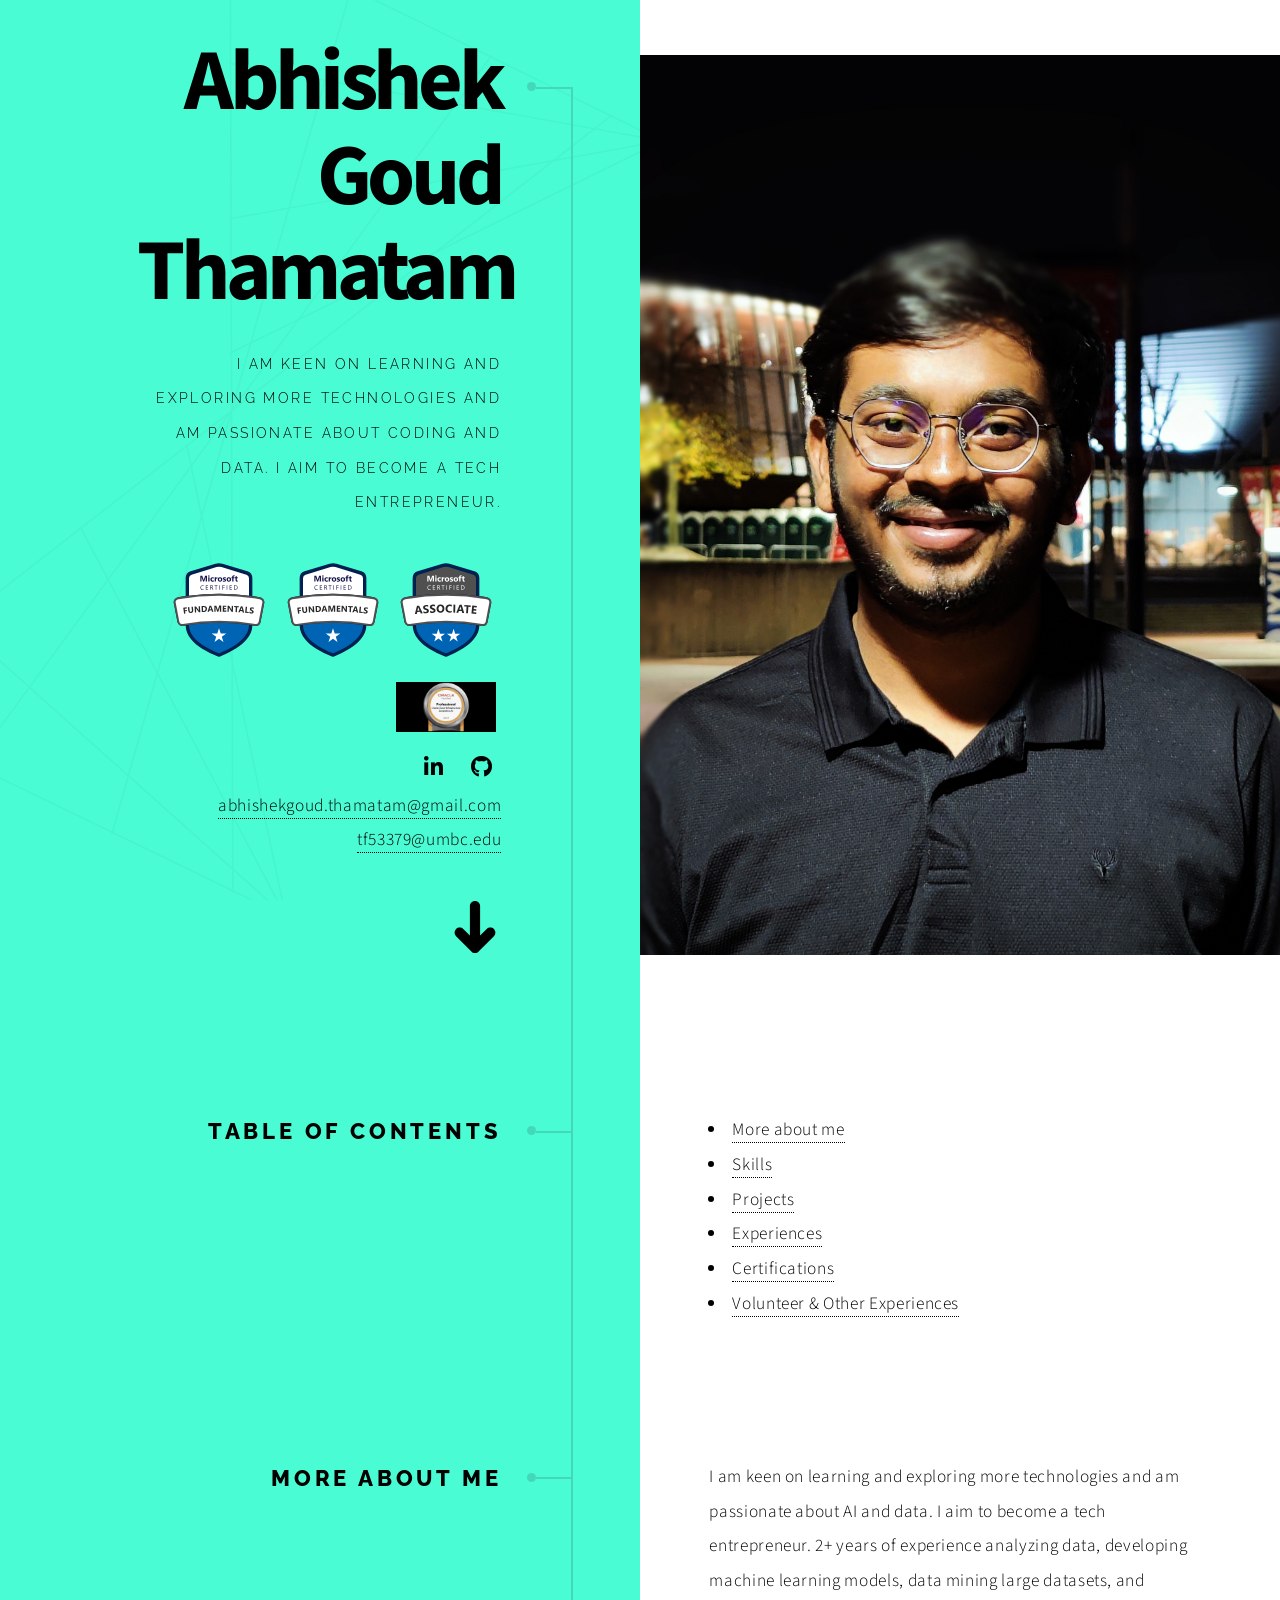
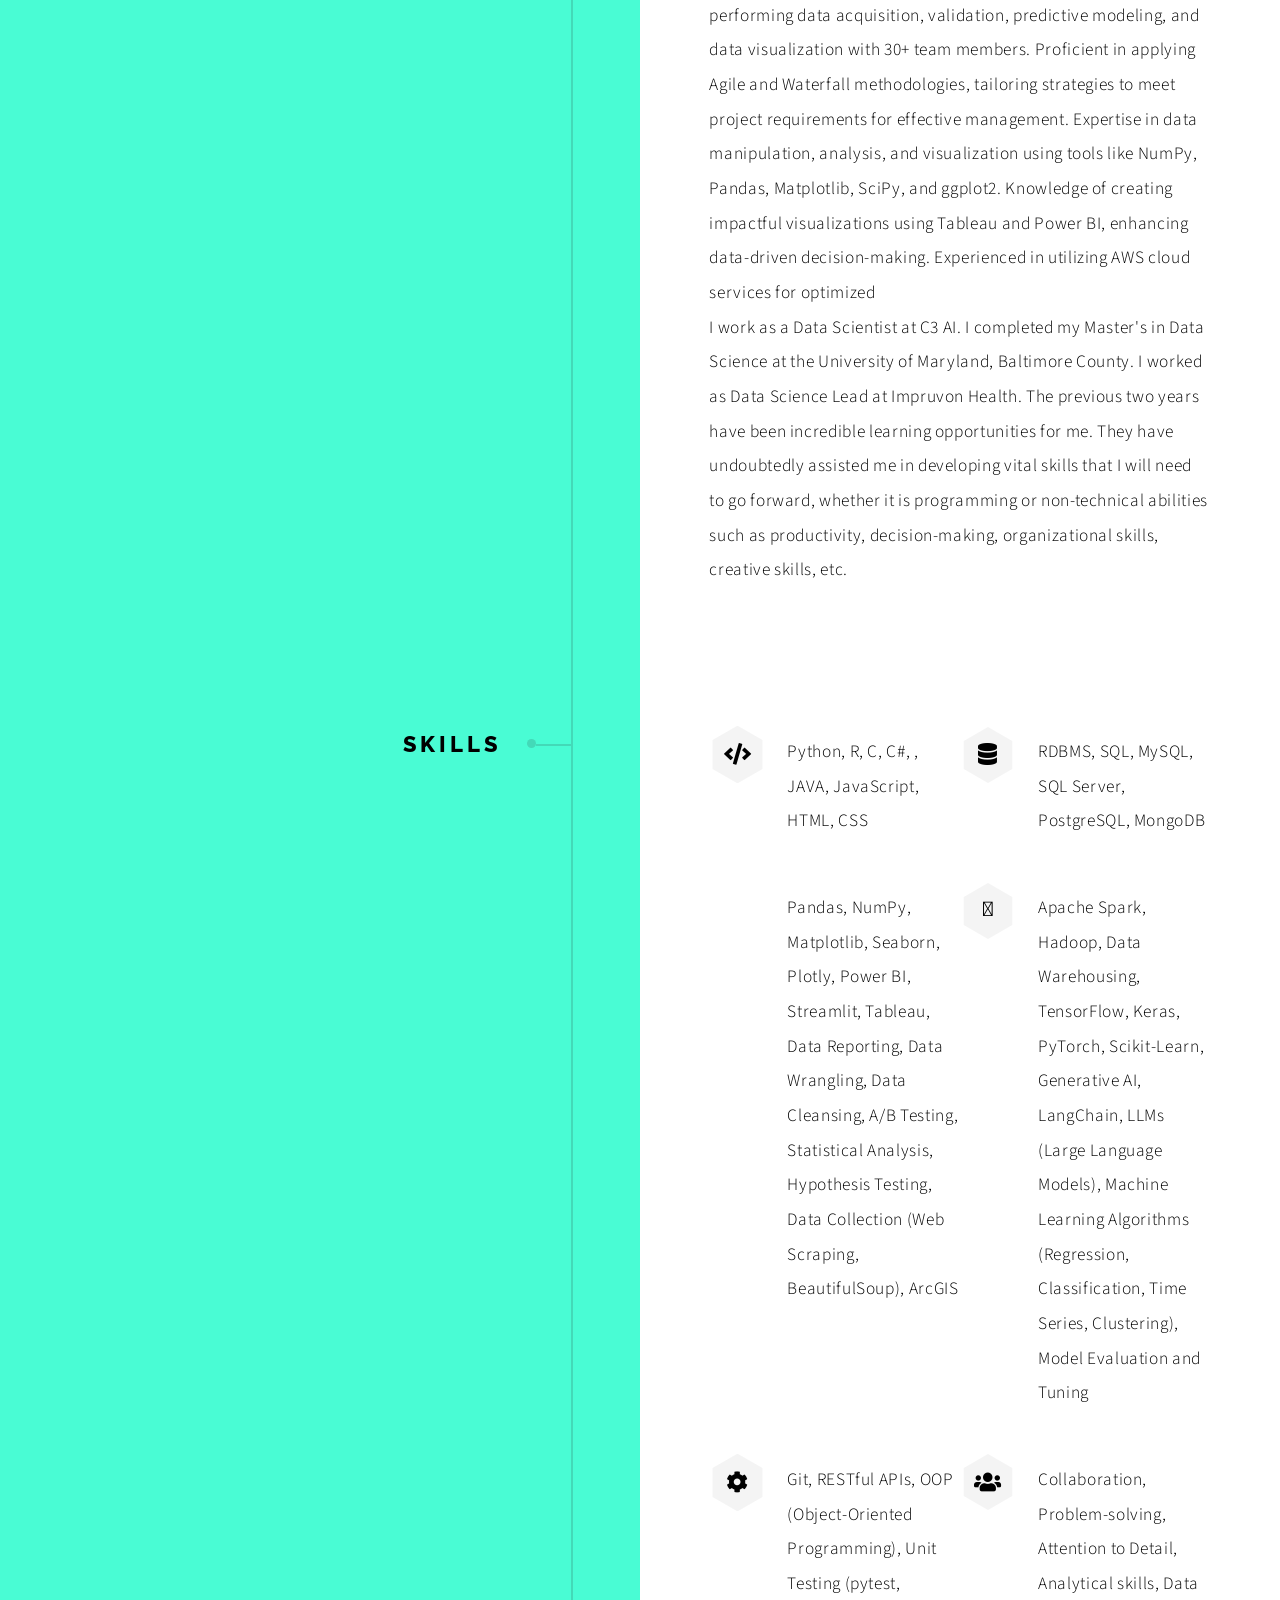
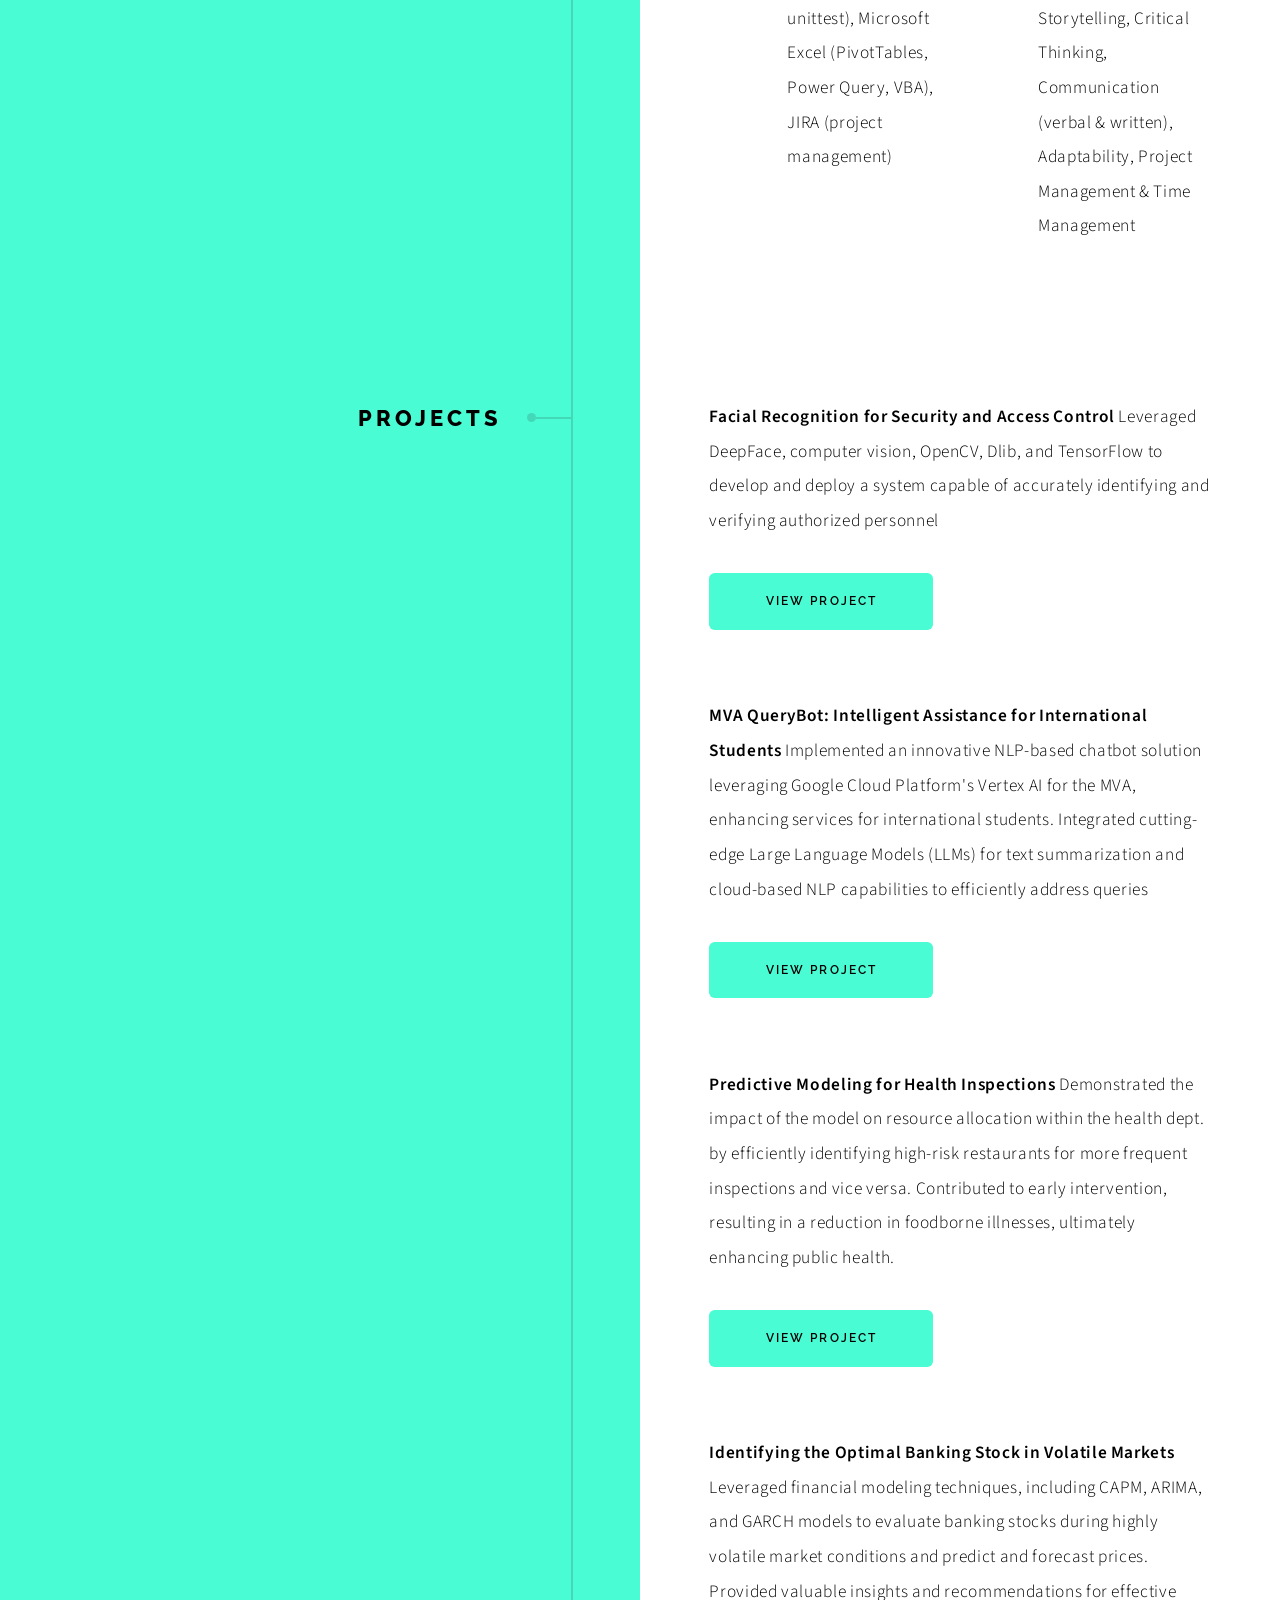
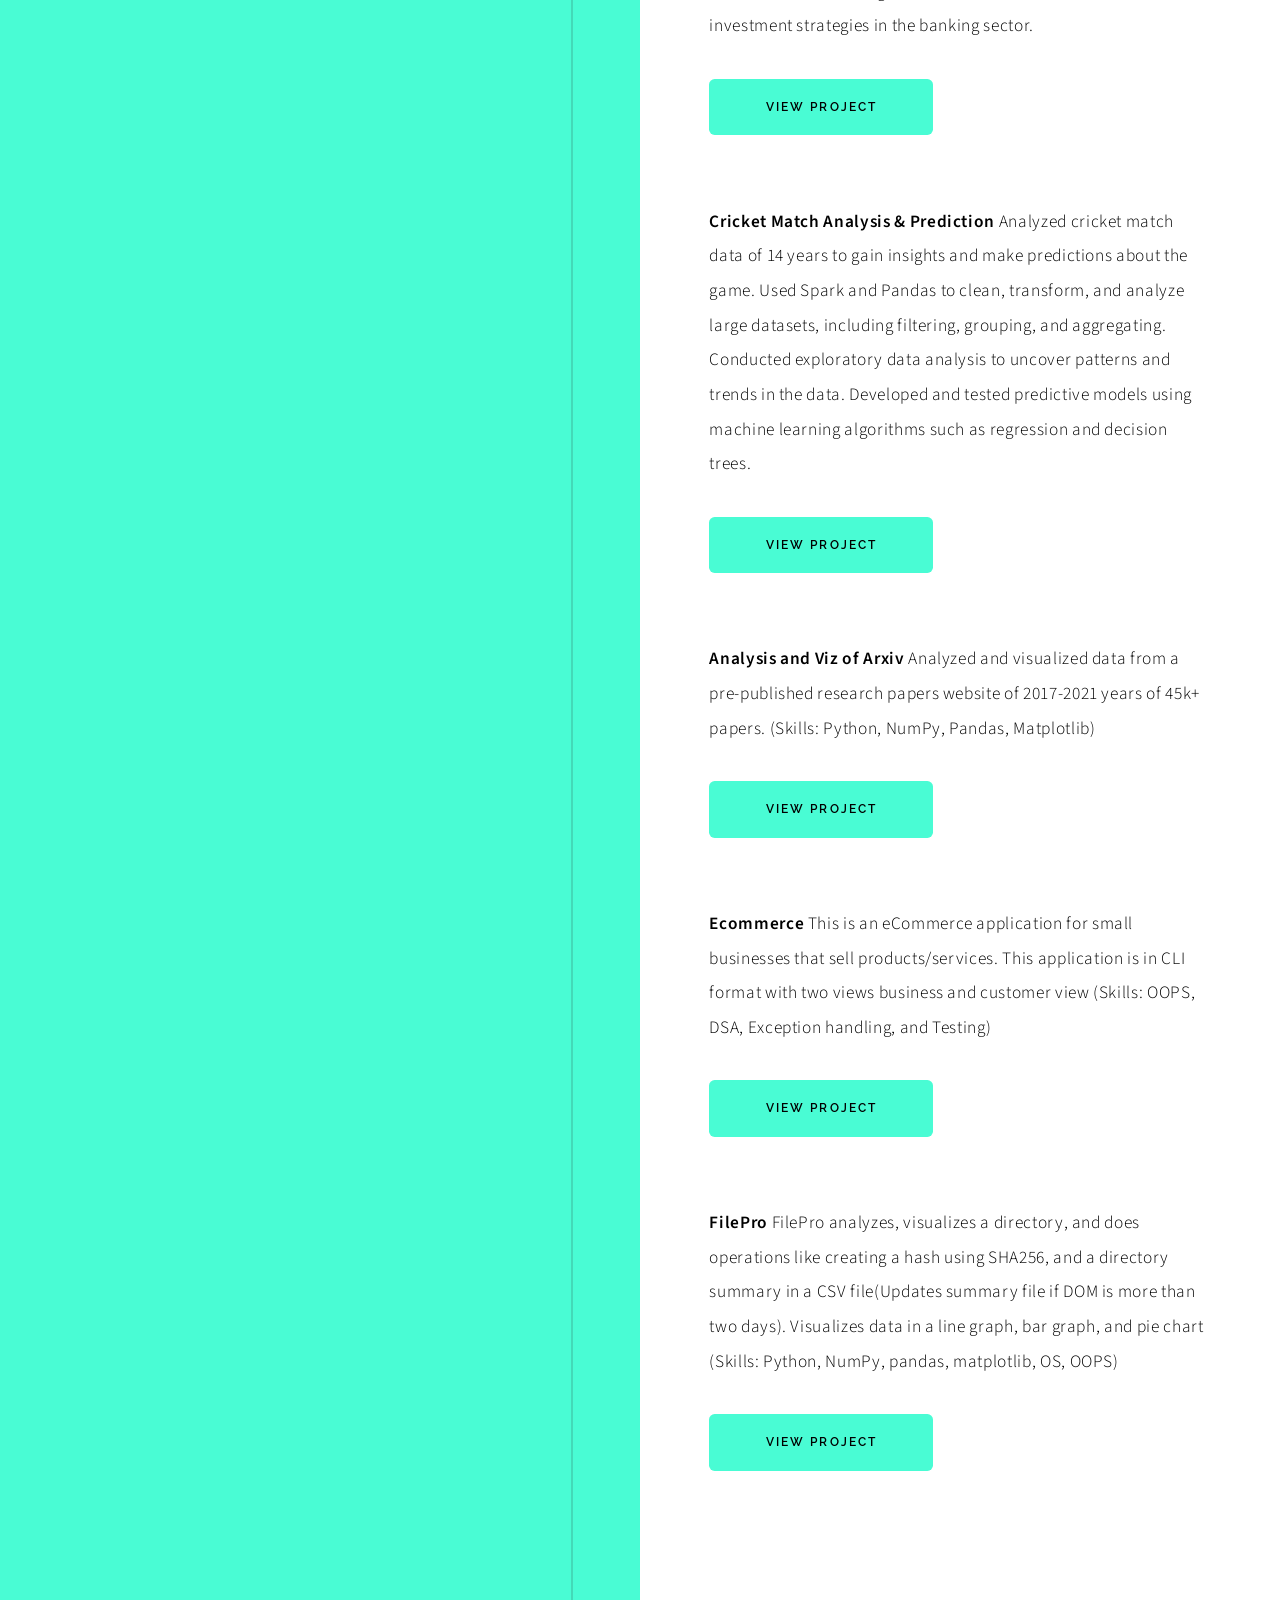
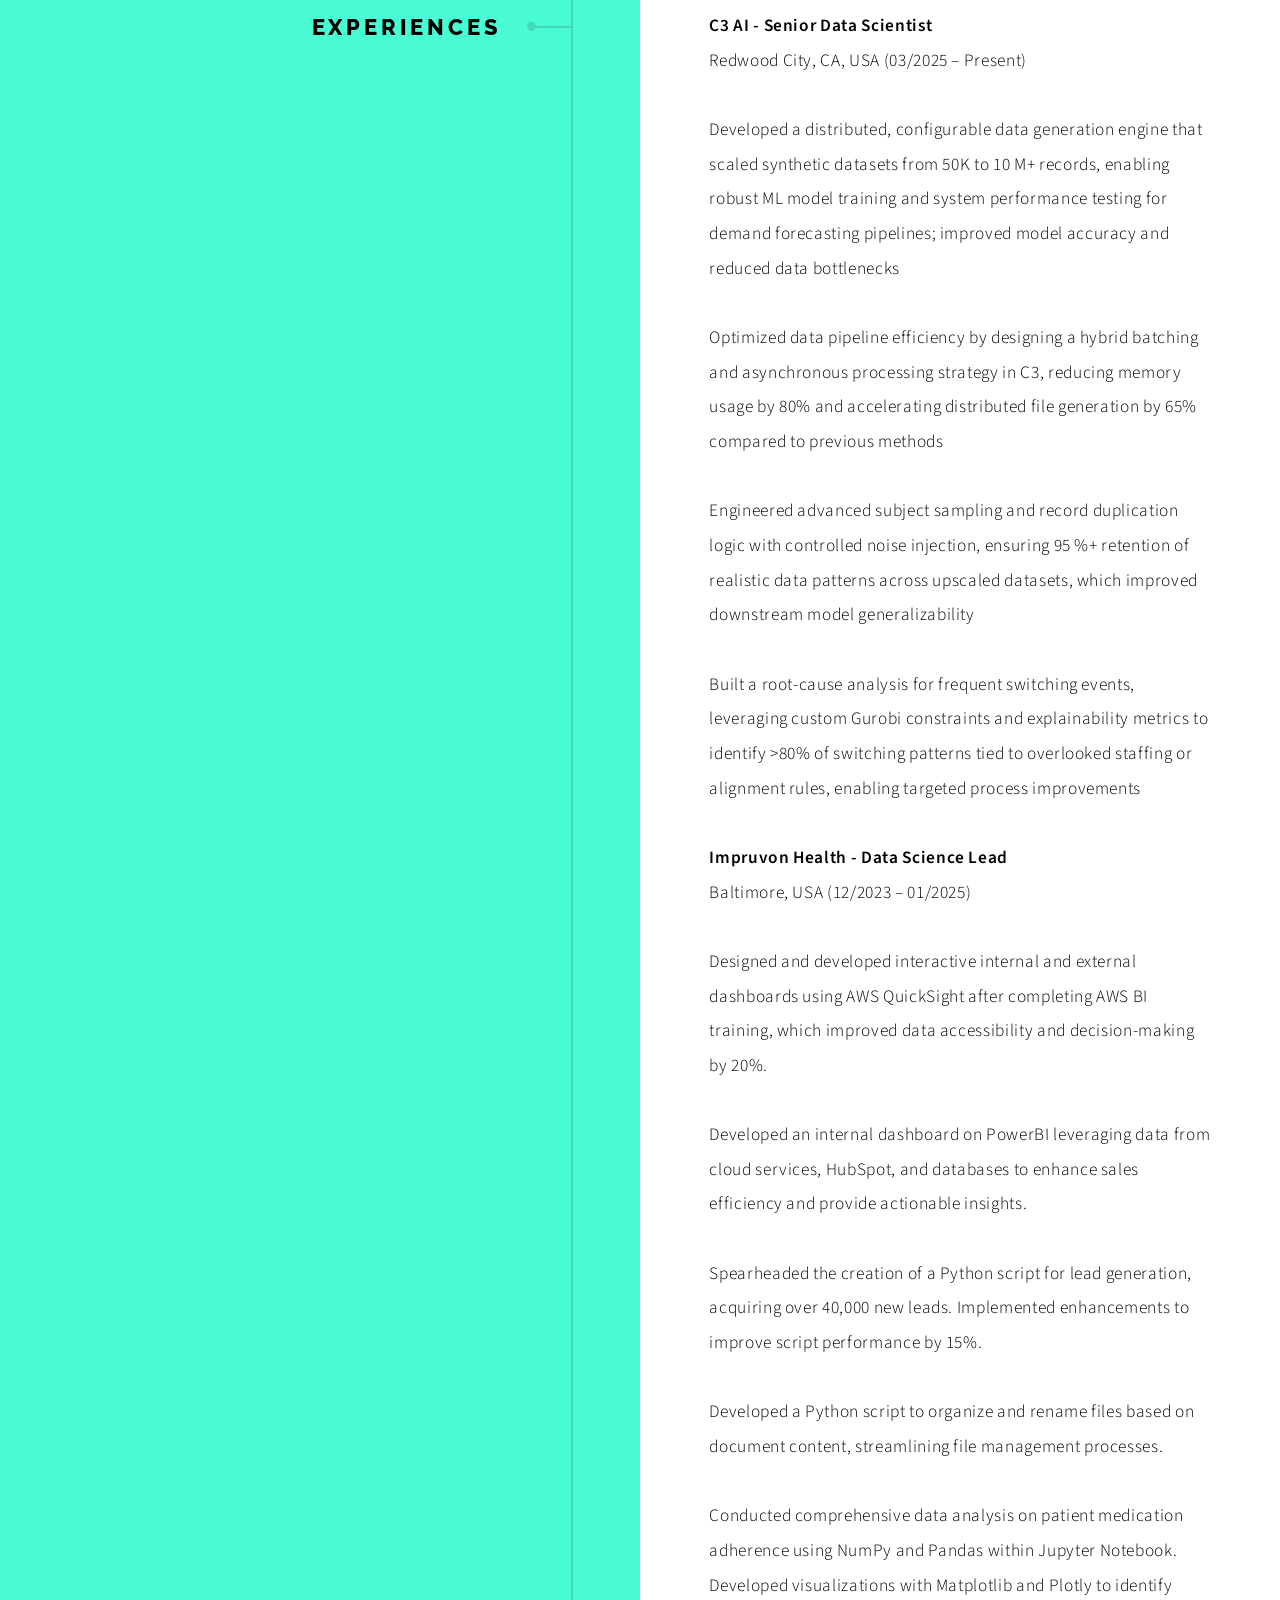
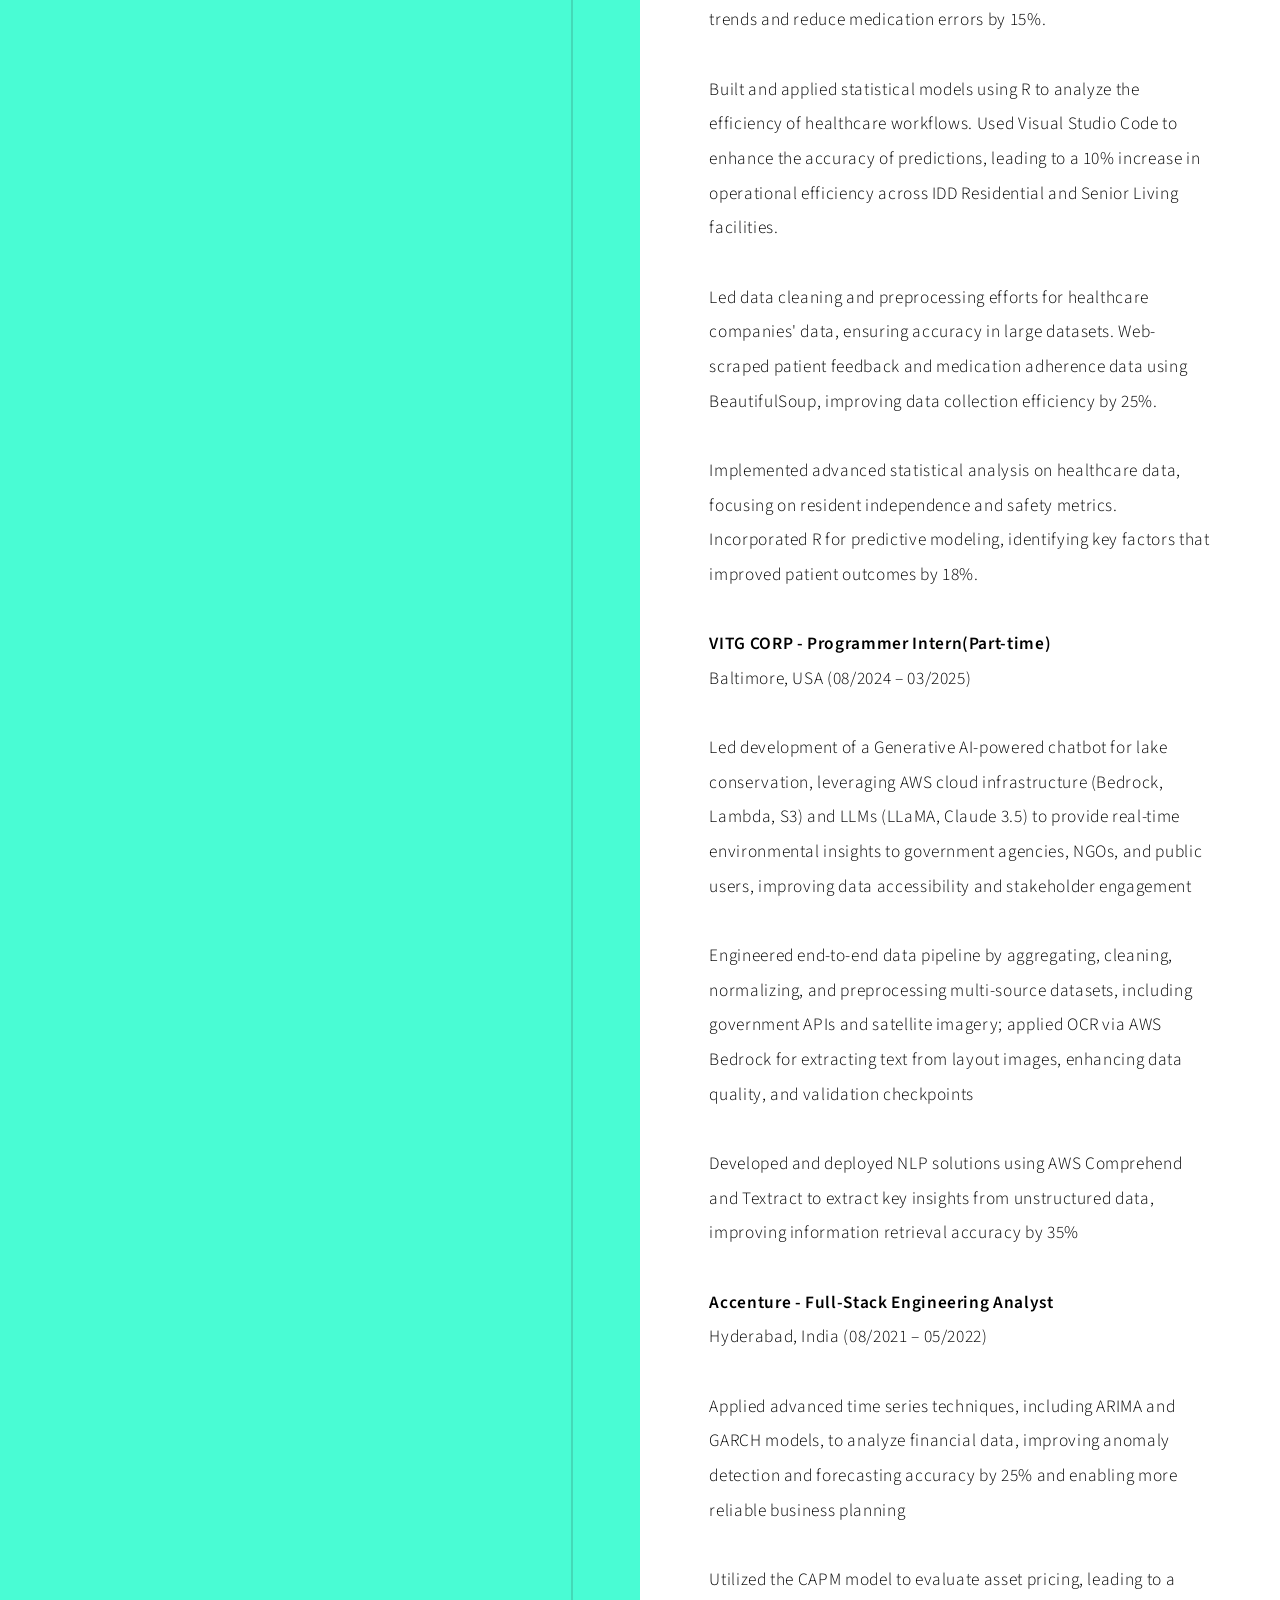
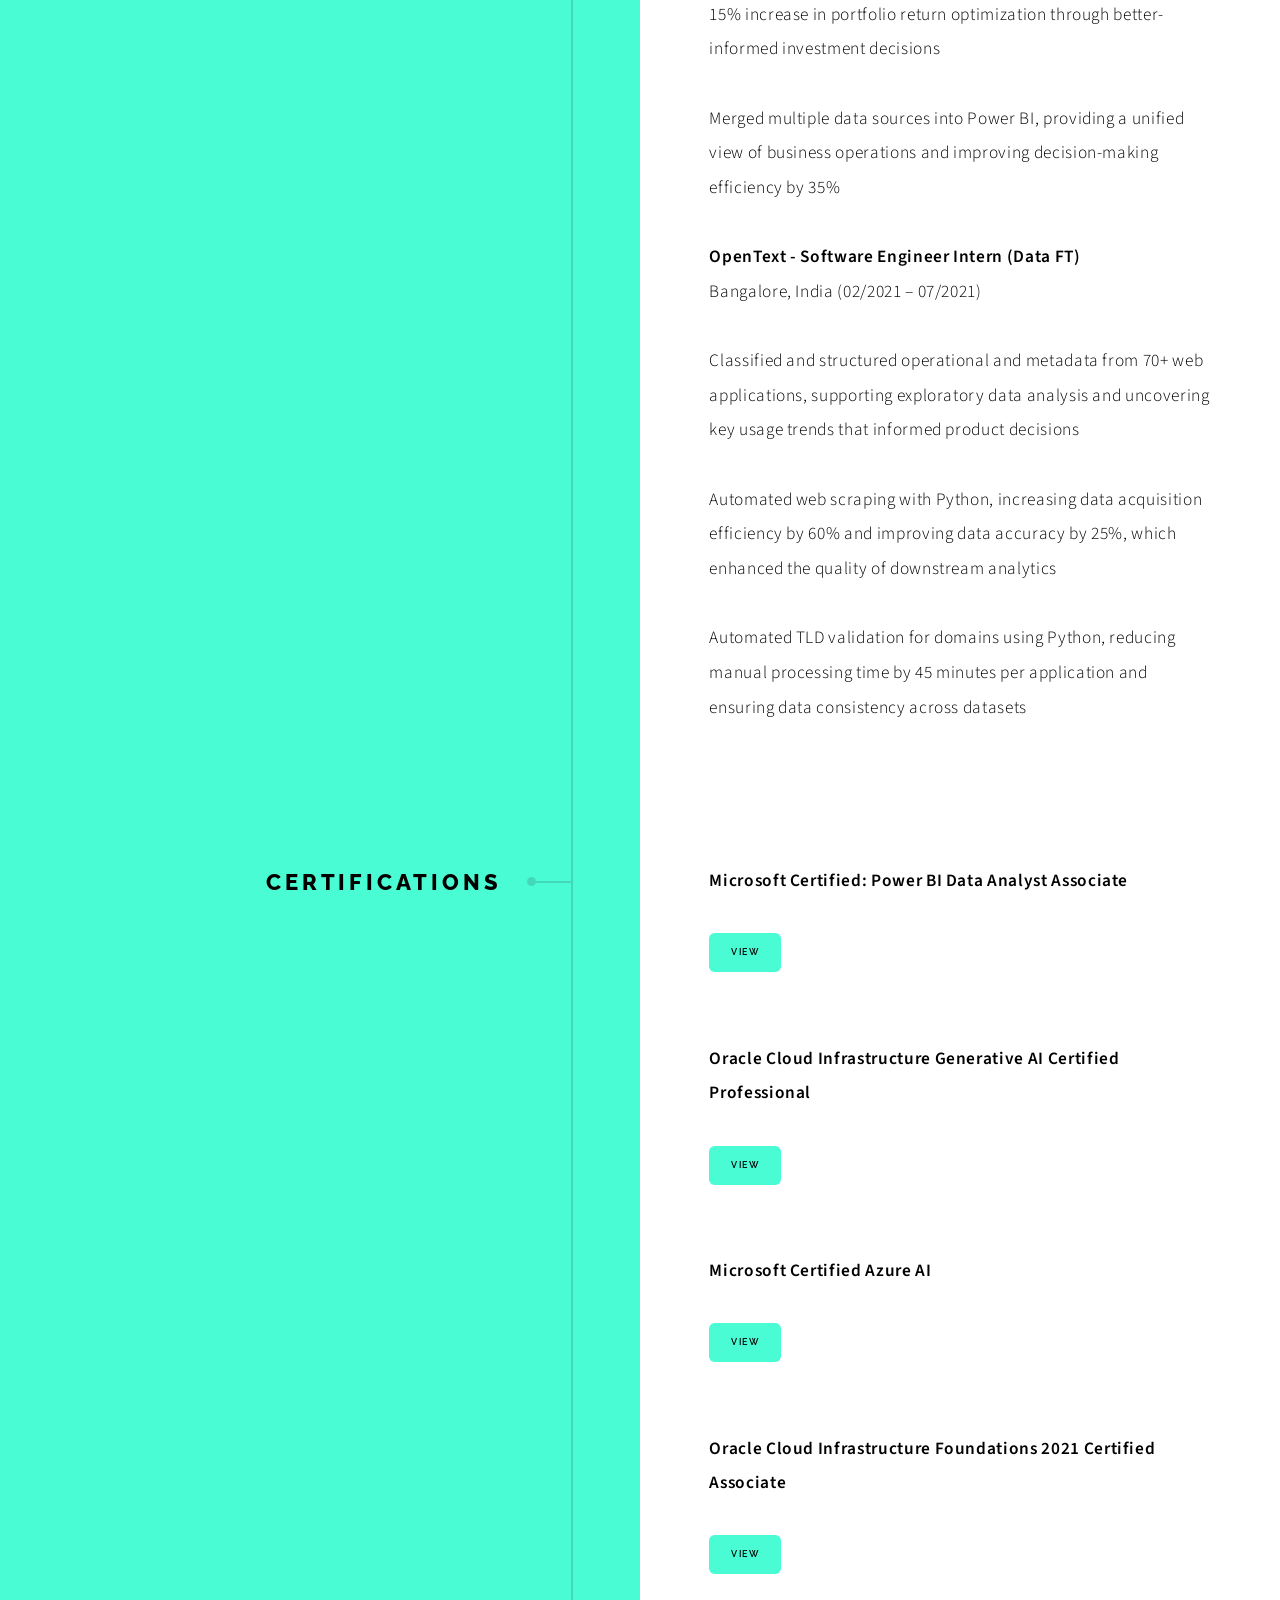
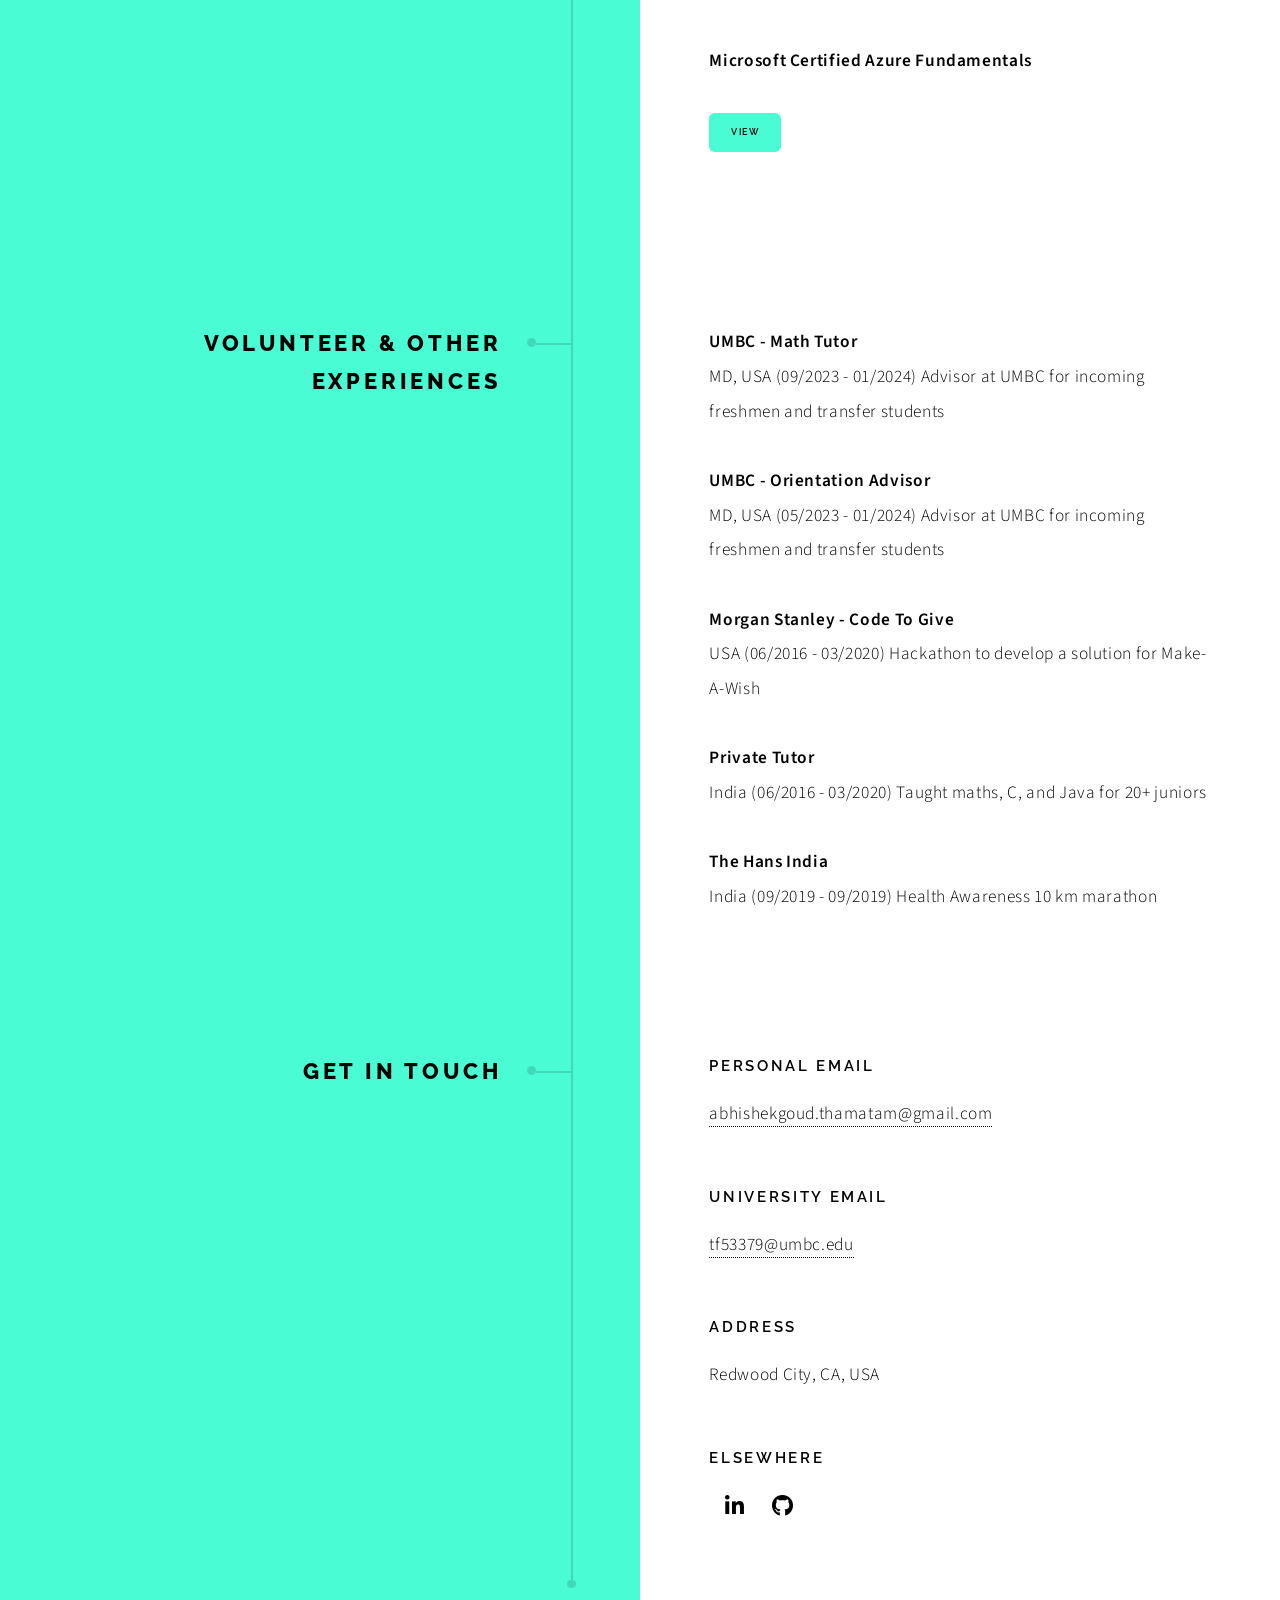
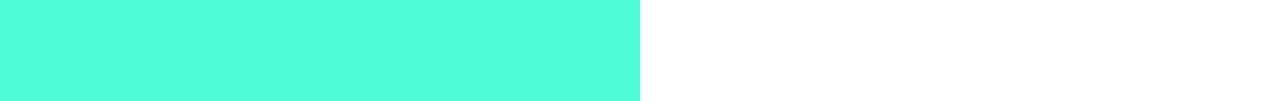
<file: classic.html>
<!DOCTYPE HTML>
<html>
	<head>
		<title>Abhishek Thamatam</title>
		<meta charset="utf-8" />
		<meta name="viewport" content="width=device-width, initial-scale=1, user-scalable=no" />
		<meta name="description" content="" />
		<meta name="keywords" content="" />
		<link rel="stylesheet" href="assets/css/main.css" />
		<style>
			.badges img {
				width: 100px; /* Adjust width as needed */
				height: auto; /* Maintain aspect ratio */
				margin: 5px; /* Space between badges */
			}
		</style>
	</head>
	<body class="is-preload">

		<!-- Wrapper -->
			<div id="wrapper">

				<!-- Intro -->
					<section class="intro">
						<header>
							<h1>Abhishek Goud Thamatam</h1>
							<p>I am keen on learning and exploring more technologies and am passionate about coding and data. I aim to become a tech entrepreneur. 
<be>
<div class="badges">
	<img src="images/AI badge.svg" alt="MS AI 900" class="badge">
	<img src="images/AZ 900 badge.svg" alt="MS AZ 900" class="badge">
	<img src="images/PowerBI.svg" alt="MS PL 300" class="badge">
	<img src="images/Oracle GenAI.jpg" alt="OCI GenAI" class="badge">
								
</div>
<ul class="icons">
	<li><a href="https://www.linkedin.com/in/t-abhishek-goud/" class="icon brands fa-linkedin-in"><span class="label">LinkedIn</span></a></li>
	<li><a href="https://github.com/abhishekgoud23" class="icon brands fa-github"><span class="label">GitHub</span></a></li>
	<li><a href="#"><span class="label">abhishekgoud.thamatam@gmail.com	</span></a></li>
	<li><a href="#"><span class="label">tf53379@umbc.edu</span></a></li>

</ul>
							<ul class="actions">
								<li><a href="#first" class="arrow scrolly"><span class="label">Next</span></a></li>
							</ul>
						</header>
						<div class="content">
							<span class="image fill" data-position="center"><img src="images/img.jpg" alt="" /></span>
						</div>
					</section>

				<!-- Index -->
		<section id="index">
			<header>
				<h2>Table of Contents</h2>
			</header>
			<div class="content">
				<ul>
					<li><a href="#first">More about me</a></li>
					<li><a href="#skills">Skills</a></li>
					<li><a href="#projects">Projects</a></li>
					<li><a href="#experience">Experiences</a></li>
					<li><a href="#certifications">Certifications</a></li>
					<li><a href="#volunteer">Volunteer & Other Experiences</a></li>
				</ul>
			</div>
		</section>

				<!-- Section -->
					<section id="first">
						<header>
							<h2>More about me</h2>
						</header>
						<div class="content">
							<p>I am keen on learning and exploring more technologies and am passionate about AI and data. I aim to become a tech entrepreneur. <be>

								2+ years of experience analyzing data, developing machine learning models, data mining large datasets, and performing data acquisition, validation, predictive modeling, and data visualization
								with 30+ team members. Proficient in applying Agile and Waterfall methodologies, tailoring strategies to meet project requirements for effective management. Expertise in data manipulation, 
								analysis, and visualization using tools like NumPy, Pandas, Matplotlib, SciPy, and ggplot2. Knowledge of creating impactful visualizations using Tableau and Power BI, enhancing data-driven 
								decision-making. Experienced in utilizing AWS cloud services for optimized
								<br>
								I work as a Data Scientist at C3 AI. I completed my Master's in Data Science at the University of Maryland, Baltimore County. I worked as Data Science Lead at Impruvon Health. 
								The previous two years have been incredible learning opportunities for me. They have undoubtedly assisted me in developing vital skills that I will need to go forward, whether it is 
								programming or non-technical abilities such as productivity, decision-making, organizational skills, creative skills, etc.</p>
						</div>
					</section>

				<!-- Section -->
					<section id = "skills">
						<header>
							<h2>skills</h2>
						</header>
						<div class="content">
							<ul class="feature-icons">
								<li class="icon solid fa-code">Python, R, C, C#, , JAVA, JavaScript, HTML, CSS</li>
								<li class="icon solid fa-database">RDBMS, SQL, MySQL, SQL Server, PostgreSQL, MongoDB</li>
								<li class="fa-light fa-chart-simple">Pandas, NumPy, Matplotlib, Seaborn, Plotly, Power BI, Streamlit, Tableau, Data Reporting, Data Wrangling, Data Cleansing, A/B Testing, Statistical Analysis, Hypothesis Testing, Data Collection (Web Scraping, BeautifulSoup), ArcGIS</li>
								<li class="fa-solid fa-chart-line">Apache Spark, Hadoop, Data Warehousing, TensorFlow, Keras, PyTorch, Scikit-Learn, Generative AI, LangChain, LLMs (Large Language Models), Machine Learning Algorithms (Regression, Classification, Time Series, Clustering), Model Evaluation and Tuning</li>
								<li class="icon solid fa-cog">Git, RESTful APIs, OOP (Object-Oriented Programming), Unit Testing (pytest, unittest), Microsoft Excel (PivotTables, Power Query, VBA), JIRA (project management)</li>
								<li class="icon solid fa-users">Collaboration, Problem-solving, Attention to Detail, Analytical skills, Data Storytelling, Critical Thinking, Communication (verbal & written), Adaptability, Project Management & Time Management</li>
							</ul>
						</div>
					</section>


				<!-- Section -->
					<section id="projects">
						<header>
							<h2>Projects</h2>
						</header>
						<div class="content">
							<p><strong>Facial Recognition for Security and Access Control</strong> Leveraged DeepFace, computer vision, OpenCV, Dlib, and TensorFlow to develop and deploy a system capable of accurately identifying and verifying authorized personnel
								</p>
							<ul class="actions">
								<li><a href="https://github.com/abhishekgoud23/Facial-Recognition-for-Security-and-Access-Control" class="button primary large">View Project</a></li>
							</ul>
							<br>
							<p><strong>MVA QueryBot: Intelligent Assistance for International Students</strong> Implemented an innovative NLP-based chatbot solution leveraging Google Cloud Platform's Vertex AI for the MVA, enhancing services for international students. Integrated cutting-edge Large Language Models (LLMs) for text summarization and cloud-based NLP capabilities to efficiently address queries
								</p>
							<ul class="actions">
								<li><a href="https://docs.google.com/document/d/1zV5C5rLTp87HRQnSyHXkQYa5QyTHSCAy/edit?usp=sharing&ouid=113474301142150700763&rtpof=true&sd=true" class="button primary large">View Project</a></li>
							</ul>
							<br>
							<p><strong>Predictive Modeling for Health Inspections</strong> Demonstrated the impact of the model on resource allocation within the health dept. by efficiently identifying high-risk restaurants for more frequent inspections and vice versa. Contributed to early intervention, resulting in a reduction in foodborne illnesses, ultimately enhancing public health.
								</p>
							<ul class="actions">
								<li><a href="https://github.com/DATA-606-2023-FALL-TUESDAY/Thamatam_Abhishek" class="button primary large">View Project</a></li>
							</ul>
							<br>
							<p><strong>Identifying the Optimal Banking Stock in Volatile Markets</strong> Leveraged financial modeling techniques, including CAPM, ARIMA, and GARCH models to evaluate banking stocks during highly volatile market conditions and predict and forecast prices.
Provided valuable insights and recommendations for effective investment strategies in the banking sector.
								</p>
							<ul class="actions">
								<li><a href="https://github.com/abhishekgoud23/Optimal-Stocks-in-Volatile-Markets/tree/main" class="button primary large">View Project</a></li>
							</ul>
							<br>
							<p><strong>Cricket Match Analysis & Prediction</strong> Analyzed cricket match data of 14 years to gain insights and make predictions about the game. Used Spark and Pandas to clean, transform, and analyze large datasets, including filtering, grouping, and aggregating.
								Conducted exploratory data analysis to uncover patterns and trends in the data. Developed and tested predictive models using machine learning algorithms such as regression and decision trees.
								</p>
							<ul class="actions">
								<li><a href="https://github.com/abhishekgoud23/Match-prediction-and-analysis" class="button primary large">View Project</a></li>
							</ul>
							<br>
							<p><strong>Analysis and Viz of Arxiv</strong> Analyzed and visualized data from a pre-published research papers website of 2017-2021 years of 45k+ papers. (Skills: Python, NumPy, Pandas, Matplotlib)</p>
							<ul class="actions">
								<li><a href="https://github.com/abhishekgoud23/Python-Projects/tree/main/Analysis%20and%20Viz%20of%20Arxiv" class="button primary large">View Project</a></li>
							</ul>
							<br>
							<p><strong>Ecommerce</strong> This is an eCommerce application for small businesses that sell products/services. This application is in CLI format with two views business and customer view  (Skills: OOPS, DSA, Exception handling, and Testing)							</p>
							<ul class="actions">
								<li><a href="https://github.com/abhishekgoud23/Python-Projects/tree/main/Ecommerce" class="button primary large">View Project</a></li>
							</ul>
							<br>
							<p><strong>FilePro</strong> FilePro analyzes, visualizes a directory, and does operations like creating a hash using SHA256, and a directory summary in a CSV file(Updates summary file if DOM is more than two days). Visualizes data in a line graph, bar graph, and pie chart  (Skills: Python, NumPy, pandas, matplotlib, OS, OOPS)								</p>
							<ul class="actions">
								<li><a href="https://github.com/abhishekgoud23/Python-Projects/tree/main/FilePro" class="button primary large">View Project</a></li>
							</ul>
						</div>
					</section>
				<!-- Section -->
				<!-- exp -->
				<section id="experience">
					<header>
						<h2>Experiences</h2>
					</header>
					<div class="content">
						<p><strong>C3 AI - Senior Data Scientist </strong><br> Redwood City, CA, USA		(03/2025 – Present)
							<br><br> Developed a distributed, configurable data generation engine that scaled synthetic datasets from 50K to 10 M+ records, enabling robust ML model training and system performance testing for demand forecasting pipelines; improved model accuracy and reduced data bottlenecks
							<br><br> Optimized data pipeline efficiency by designing a hybrid batching and asynchronous processing strategy in C3, reducing memory usage by 80% and accelerating distributed file generation by 65% compared to previous methods
							<br><br> Engineered advanced subject sampling and record duplication logic with controlled noise injection, ensuring 95 %+ retention of realistic data patterns across upscaled datasets, which improved downstream model generalizability
							<br><br> Built a root-cause analysis for frequent switching events, leveraging custom Gurobi constraints and explainability metrics to identify >80% of switching patterns tied to overlooked staffing or alignment rules, enabling targeted process improvements

						<br>
						<p><strong>Impruvon Health - Data Science Lead</strong><br> Baltimore, USA		(12/2023 – 01/2025)
							<br><br> Designed and developed interactive internal and external dashboards using AWS QuickSight after completing AWS BI training, which improved data accessibility and decision-making by 20%.
							<br><br> Developed an internal dashboard on PowerBI leveraging data from cloud services, HubSpot, and databases to enhance sales efficiency and provide actionable insights.
							<br><br> Spearheaded the creation of a Python script for lead generation, acquiring over 40,000 new leads. Implemented enhancements to improve script performance by 15%.
							<br><br> Developed a Python script to organize and rename files based on document content, streamlining file management processes.
							<br><br> Conducted comprehensive data analysis on patient medication adherence using NumPy and Pandas within Jupyter Notebook. Developed visualizations with Matplotlib and Plotly to identify trends and reduce medication errors by 15%.
							<br><br> Built and applied statistical models using R to analyze the efficiency of healthcare workflows. Used Visual Studio Code to enhance the accuracy of predictions, leading to a 10% increase in operational efficiency across IDD Residential and Senior Living facilities.
							<br><br> Led data cleaning and preprocessing efforts for healthcare companies' data, ensuring accuracy in large datasets. Web-scraped patient feedback and medication adherence data using BeautifulSoup, improving data collection efficiency by 25%.
							<br><br> Implemented advanced statistical analysis on healthcare data, focusing on resident independence and safety metrics. Incorporated R for predictive modeling, identifying key factors that improved patient outcomes by 18%.
						<br>
							<p><strong>VITG CORP - Programmer Intern(Part-time) </strong><br> Baltimore, USA	(08/2024 – 03/2025)
							<br><br> Led development of a Generative AI-powered chatbot for lake conservation, leveraging AWS cloud infrastructure (Bedrock, Lambda, S3) and LLMs (LLaMA, Claude 3.5) to provide real-time environmental insights to government agencies, NGOs, and public users, improving data accessibility and stakeholder engagement
							<br><br> Engineered end-to-end data pipeline by aggregating, cleaning, normalizing, and preprocessing multi-source datasets, including government APIs and satellite imagery; applied OCR via AWS Bedrock for extracting text from layout images, enhancing data quality, and validation checkpoints
							<br><br> Developed and deployed NLP solutions using AWS Comprehend and Textract to extract key insights from unstructured data, improving information retrieval accuracy by 35%

						<br>
							<p><strong>Accenture - Full-Stack Engineering Analyst </strong><br> Hyderabad, India		(08/2021 – 05/2022)
							<br><br> Applied advanced time series techniques, including ARIMA and GARCH models, to analyze financial data, improving anomaly detection and forecasting accuracy by 25% and enabling more reliable business planning
							<br><br> Utilized the CAPM model to evaluate asset pricing, leading to a 15% increase in portfolio return optimization through better-informed investment decisions
							<br><br> Merged multiple data sources into Power BI, providing a unified view of business operations and improving decision-making efficiency by 35%

						<br>
							<p><strong>OpenText - Software Engineer Intern (Data FT) </strong><br> Bangalore, India		(02/2021 – 07/2021)
							<br><br> Classified and structured operational and metadata from 70+ web applications, supporting exploratory data analysis and uncovering key usage trends that informed product decisions
							<br><br> Automated web scraping with Python, increasing data acquisition efficiency by 60% and improving data accuracy by 25%, which enhanced the quality of downstream analytics
							<br><br> Automated TLD validation for domains using Python, reducing manual processing time by 45 minutes per application and ensuring data consistency across datasets

						<br>
						
					</div>
				</section>
			<!-- exp -->



				<section id="certifications">
					<header>
						<h2>Certifications</h2>
					</header>
					<div class="content">
						<p><strong>Microsoft Certified: Power BI Data Analyst Associate</strong>
							</p>
						<ul class="actions">
							<li><a href="https://learn.microsoft.com/api/credentials/share/en-us/TABHISHEKGOUD-1760/8B88D11D4BEEB4C5?sharingId=327C300577E64CCE" class="button primary small">View </a></li>
						</ul>
						<br>
						<p><strong>Oracle Cloud Infrastructure Generative AI Certified Professional </strong>
							</p>
						<ul class="actions">
							<li><a href="https://drive.google.com/file/d/10XMm5yv8wefDlhGjOHYNQX3Ly2e_-YRk/view?usp=sharing"  class="button primary small">View </a></li>
						</ul>
						<br>
						<p><strong>Microsoft Certified Azure AI</strong>
							</p>
						<ul class="actions">
							<li><a href="https://drive.google.com/file/d/1DV1JRO1Tme9G-MxD56iPRqP8JFkM9Bpa/view?usp=sharing" class="button primary small">View </a></li>
						</ul>
						<br>
						<p><strong>Oracle Cloud Infrastructure Foundations 2021 Certified Associate</strong>
							</p>
						<ul class="actions">
							<li><a href="https://drive.google.com/file/d/1u7EtUDSS61b_Er6gAgCCkbjJHehEJ9v0/view?usp=sharing" class="button primary small">View </a></li>
						</ul>
						<br>
						<p><strong>Microsoft Certified Azure Fundamentals</strong>
							</p>
						<ul class="actions">
							<li><a href="https://drive.google.com/file/d/1dpHxbSik2gFe1VaXyirgkB4eh_DvXVuT/view?usp=sharing" class="button primary small">View </a></li>
						</ul>
						<br>
					</div>
				</section>




				
			<!-- exp -->
			<section>
				<header id = "volunteer">
					<h2>VOLUNTEER & OTHER EXPERIENCES</h2>
				</header>
				<div class="content">
					<p><strong>UMBC - Math Tutor</strong><br>MD, USA 			(09/2023 - 01/2024)
						Advisor at UMBC for incoming freshmen and transfer students
					<br>
					<p><strong>UMBC - Orientation Advisor</strong><br>MD, USA 			(05/2023 - 01/2024)
						Advisor at UMBC for incoming freshmen and transfer students
					<br>
					<p><strong>Morgan Stanley - Code To Give</strong><br>USA		(06/2016 - 03/2020)
						Hackathon to develop a solution for Make-A-Wish

					<br>
					<p><strong>Private Tutor</strong><br>India		(06/2016 - 03/2020)
						Taught maths, C, and Java for 20+ juniors	
					<br>
					<p><strong>The Hans India</strong><br>India		(09/2019 - 09/2019)
						Health Awareness 10 km marathon
						<br>
				</div>
			</section>
		<!-- exp -->


				<!-- Section -->
					<section>
						<header>
							<h2>Get in touch</h2>
						</header>
						<div class="content">
						<footer>
							<ul class="items">
								<li>
									<h3>Personal Email</h3>
									<a href="abhishekgoud.thamatam@gmail.com">abhishekgoud.thamatam@gmail.com</a>
								</li>
								<li>
									<h3>University Email</h3>
									<a href="#">tf53379@umbc.edu</a>
								</li>
								
								<li>
									<h3>Address</h3>
									<span>Redwood City, CA, USA </span>
								</li>
								<li>
									<h3>Elsewhere</h3>
									<ul class="icons">
										<li><a href="https://www.linkedin.com/in/t-abhishek-goud/" class="icon brands fa-linkedin-in"><span class="label">LinkedIn</span></a></li>
										<li><a href="https://github.com/abhishekgoud23" class="icon brands fa-github"><span class="label">GitHub</span></a></li>
									</ul>
								</li>
							</ul>
						</footer>
					</div>
					</section>


			</div>

		<!-- Scripts -->
			<script src="assets/js/jquery.min.js"></script>
			<script src="assets/js/jquery.scrolly.min.js"></script>
			<script src="assets/js/browser.min.js"></script>
			<script src="assets/js/breakpoints.min.js"></script>
			<script src="assets/js/util.js"></script>
			<script src="assets/js/main.js"></script>

	</body>
</html>
</file>
<file: assets/css/cinematic.css>
/* =========================================================
   Abhishek Thamatam — Cinematic portfolio
   Palette "Night City": drawn from the portrait — deep ink
   night, warm amber bokeh, cool cyan glass light.
   ========================================================= */

:root {
	--ink-0: #05070d;      /* deepest night */
	--ink-1: #0a0e18;      /* page */
	--ink-2: #111727;      /* surfaces */
	--ink-3: #1a2236;      /* raised / borders */
	--line: rgba(214, 224, 255, 0.09);
	--line-strong: rgba(214, 224, 255, 0.18);

	--text: #eef1f7;
	--text-dim: #a7afc4;
	--text-mute: #6c7590;

	--amber: #f4b860;      /* bokeh warm */
	--ember: #ff7a59;      /* warm accent */
	--cyan: #5cc8ff;       /* glass light */
	--violet: #9b8cff;     /* dusk */

	--grad-warm: linear-gradient(120deg, #ffd59a 0%, var(--amber) 35%, var(--ember) 100%);
	--grad-cool: linear-gradient(120deg, var(--cyan) 0%, var(--violet) 100%);
	--grad-full: linear-gradient(110deg, var(--amber) 0%, var(--ember) 30%, var(--violet) 65%, var(--cyan) 100%);

	--f-display: "Fraunces", "Iowan Old Style", Georgia, serif;
	--f-body: "Inter", system-ui, -apple-system, "Segoe UI", sans-serif;
	--f-mono: "JetBrains Mono", ui-monospace, Menlo, monospace;

	--ease-out: cubic-bezier(.16, 1, .3, 1);
	--ease-cine: cubic-bezier(.77, 0, .175, 1);
	--max: 1240px;
	--pad: clamp(20px, 5vw, 64px);
}

*, *::before, *::after { box-sizing: border-box; }
html { scroll-behavior: smooth; -webkit-text-size-adjust: 100%; }
body {
	margin: 0;
	background: var(--ink-1);
	color: var(--text);
	font-family: var(--f-body);
	font-size: 17px;
	line-height: 1.65;
	-webkit-font-smoothing: antialiased;
	overflow-x: hidden;
}
.js body.is-loading { overflow: hidden; }
img { max-width: 100%; display: block; }
a { color: inherit; text-decoration: none; }
::selection { background: var(--amber); color: var(--ink-0); }
:focus-visible { outline: 2px solid var(--cyan); outline-offset: 3px; border-radius: 4px; }

/* ---------- Atmosphere ---------- */
.grain {
	position: fixed; inset: -50%; z-index: 90; pointer-events: none; opacity: .06;
	background-image: url("data:image/svg+xml;utf8,<svg xmlns='http://www.w3.org/2000/svg' width='200' height='200'><filter id='n'><feTurbulence type='fractalNoise' baseFrequency='.9' numOctaves='3' stitchTiles='stitch'/></filter><rect width='100%' height='100%' filter='url(%23n)'/></svg>");
	animation: grain 1s steps(6) infinite;
}
@keyframes grain {
	0%,100% { transform: translate(0,0); } 20% { transform: translate(-3%,2%); }
	40% { transform: translate(2%,-3%); } 60% { transform: translate(-2%,-1%); } 80% { transform: translate(3%,3%); }
}
.cursor-glow {
	position: fixed; top: 0; left: 0; width: 520px; height: 520px; margin: -260px 0 0 -260px;
	border-radius: 50%; pointer-events: none; z-index: 1; opacity: 0;
	background: radial-gradient(circle, rgba(244,184,96,.10) 0%, rgba(92,200,255,.05) 40%, transparent 70%);
	transition: opacity .6s;
	will-change: transform;
}
body.has-pointer .cursor-glow { opacity: 1; }

.progress { position: fixed; top: 0; left: 0; right: 0; height: 2px; z-index: 120; }
.progress span { display: block; height: 100%; width: 100%; transform-origin: 0 50%; transform: scaleX(0); background: var(--grad-full); }

/* ---------- Opening titles ---------- */
.preloader { display: none; }
.js .preloader { position: fixed; inset: 0; z-index: 200; display: grid; place-items: center; background: var(--ink-0); }
.preloader__bar { position: absolute; left: 0; right: 0; height: 12vh; background: #000; transition: transform 1.1s var(--ease-cine); }
.preloader__bar--top { top: 0; } .preloader__bar--bottom { bottom: 0; }
.preloader__inner { text-align: center; display: grid; gap: 14px; }
.preloader__label { font: 500 12px/1 var(--f-mono); letter-spacing: .3em; text-transform: uppercase; color: var(--text-mute); }
.preloader__name {
	font: 300 clamp(28px, 5vw, 56px)/1.05 var(--f-display); letter-spacing: -.02em;
	background: var(--grad-warm); -webkit-background-clip: text; background-clip: text; color: transparent;
	clip-path: inset(0 100% 0 0); animation: wipe 1.4s var(--ease-out) .2s forwards;
}
.preloader__count { font: 400 13px/1 var(--f-mono); color: var(--text-dim); letter-spacing: .2em; }
@keyframes wipe { to { clip-path: inset(0 0 0 0); } }
body.is-loaded .preloader { opacity: 0; visibility: hidden; transition: opacity .9s var(--ease-out) .5s, visibility 0s 1.4s; }
body.is-loaded .preloader__bar--top { transform: translateY(-100%); }
body.is-loaded .preloader__bar--bottom { transform: translateY(100%); }
body.is-loaded .preloader__inner { opacity: 0; transform: scale(1.04); transition: all .6s var(--ease-out); }

/* ---------- Nav ---------- */
.nav {
	position: fixed; top: 0; left: 0; right: 0; z-index: 100;
	display: flex; align-items: center; gap: 28px;
	padding: 18px var(--pad);
	transition: background .5s, backdrop-filter .5s, padding .5s, border-color .5s;
	border-bottom: 1px solid transparent;
}
.nav.is-scrolled { background: rgba(8, 11, 20, .72); backdrop-filter: blur(14px) saturate(140%); -webkit-backdrop-filter: blur(14px) saturate(140%); padding-top: 12px; padding-bottom: 12px; border-color: var(--line); }
.nav__logo { font: 600 22px/1 var(--f-display); letter-spacing: -.02em; }
.nav__logo span { color: var(--amber); }
.nav__links { display: flex; gap: 22px; margin-left: auto; }
.nav__links a { position: relative; font-size: 13.5px; color: var(--text-dim); transition: color .3s; display: flex; gap: 6px; align-items: baseline; }
.nav__links a span { font: 500 10px/1 var(--f-mono); color: var(--text-mute); }
.nav__links a::after { content: ""; position: absolute; left: 0; right: 0; bottom: -6px; height: 1px; background: var(--amber); transform: scaleX(0); transform-origin: right; transition: transform .5s var(--ease-out); }
.nav__links a:hover, .nav__links a.is-active { color: var(--text); }
.nav__links a:hover::after, .nav__links a.is-active::after { transform: scaleX(1); transform-origin: left; }
.nav__cta { font-size: 13.5px; padding: 9px 18px; border-radius: 999px; border: 1px solid var(--line-strong); transition: background .3s, color .3s, border-color .3s; white-space: nowrap; }
.nav__cta:hover { background: var(--amber); color: var(--ink-0); border-color: var(--amber); }
.nav__toggle { display: none; margin-left: auto; width: 44px; height: 44px; background: none; border: 1px solid var(--line-strong); border-radius: 50%; cursor: pointer; position: relative; }
.nav__toggle span { position: absolute; left: 13px; right: 13px; height: 1.5px; background: var(--text); transition: transform .4s var(--ease-out); }
.nav__toggle span:first-child { top: 18px; } .nav__toggle span:last-child { top: 24px; }
.nav.is-open .nav__toggle span:first-child { transform: translateY(3px) rotate(45deg); }
.nav.is-open .nav__toggle span:last-child { transform: translateY(-3px) rotate(-45deg); }

/* ---------- Buttons ---------- */
.btn { display: inline-flex; align-items: center; gap: 10px; padding: 15px 26px; border-radius: 999px; font-weight: 500; font-size: 15px; transition: transform .3s var(--ease-out), background .3s, box-shadow .4s, color .3s; }
.btn--primary { background: var(--grad-warm); color: var(--ink-0); box-shadow: 0 10px 40px -10px rgba(244,184,96,.55); }
.btn--primary:hover { box-shadow: 0 16px 60px -10px rgba(255,122,89,.6); }
.btn--ghost { border: 1px solid var(--line-strong); }
.btn--ghost:hover { background: rgba(255,255,255,.06); }
.magnetic { will-change: transform; }

/* ---------- Hero ---------- */
.hero { position: relative; min-height: 100svh; padding: 130px var(--pad) 60px; display: flex; flex-direction: column; justify-content: center; overflow: hidden; isolation: isolate; }
.hero__net { position: absolute; inset: 0; width: 100%; height: 100%; z-index: -1; opacity: .55; }
.hero__aurora, .finale__aurora {
	position: absolute; z-index: -2; inset: -20% -10% auto -10%; height: 120%;
	background:
		radial-gradient(40% 35% at 78% 30%, rgba(244,184,96,.18), transparent 70%),
		radial-gradient(35% 40% at 20% 15%, rgba(92,200,255,.14), transparent 70%),
		radial-gradient(40% 40% at 55% 80%, rgba(155,140,255,.12), transparent 70%);
	filter: blur(20px);
	animation: drift 22s ease-in-out infinite alternate;
}
@keyframes drift { to { transform: translate3d(3%, -4%, 0) scale(1.08); } }
.hero::after { content: ""; position: absolute; inset: auto 0 0 0; height: 200px; background: linear-gradient(transparent, var(--ink-1)); z-index: -1; }

.hero__inner { width: 100%; max-width: var(--max); margin: 0 auto; display: grid; grid-template-columns: 1.25fr .85fr; gap: clamp(32px, 6vw, 90px); align-items: center; }
.eyebrow { display: inline-flex; align-items: center; gap: 10px; font: 500 12px/1.4 var(--f-mono); letter-spacing: .14em; text-transform: uppercase; color: var(--text-dim); margin: 0 0 28px; }
.dot { width: 8px; height: 8px; border-radius: 50%; background: #5ee39b; box-shadow: 0 0 0 0 rgba(94,227,155,.6); animation: pulse 2.2s infinite; flex: none; }
@keyframes pulse { 70% { box-shadow: 0 0 0 10px rgba(94,227,155,0); } 100% { box-shadow: 0 0 0 0 rgba(94,227,155,0); } }

.hero__title { font: 300 clamp(48px, 9vw, 132px)/.92 var(--f-display); letter-spacing: -.045em; margin: 0 0 30px; font-variation-settings: "opsz" 144; }
.hero__title em, .finale__title em { font-style: italic; font-weight: 400; background: var(--grad-warm); -webkit-background-clip: text; background-clip: text; color: transparent; padding-right: .06em; }
.hero__role { font-size: clamp(19px, 2.1vw, 26px); color: var(--text-dim); margin: 0 0 18px; display: flex; flex-wrap: wrap; gap: .35em; align-items: baseline; }
.rotator { position: relative; display: inline-grid; color: var(--text); font-family: var(--f-display); font-style: italic; }
.rotator__word { grid-area: 1 / 1; white-space: nowrap; opacity: 0; transform: translateY(60%); filter: blur(6px); transition: opacity .7s var(--ease-out), transform .7s var(--ease-out), filter .7s; }
.rotator__word.is-active { opacity: 1; transform: none; filter: none; }
.rotator__word.is-leaving { opacity: 0; transform: translateY(-60%); filter: blur(6px); }
.hero__intro { max-width: 540px; color: var(--text-dim); margin: 0 0 36px; }
.hero__actions { display: flex; flex-wrap: wrap; gap: 14px; margin-bottom: 36px; }

.socials { list-style: none; display: flex; gap: 12px; margin: 0; padding: 0; }
.socials a { width: 46px; height: 46px; border-radius: 50%; display: grid; place-items: center; border: 1px solid var(--line-strong); color: var(--text-dim); transition: all .35s var(--ease-out); }
.socials a:hover { color: var(--ink-0); background: var(--cyan); border-color: var(--cyan); }

.hero__portrait { position: relative; margin: 0; aspect-ratio: 4/5; border-radius: 22px; overflow: hidden; box-shadow: 0 40px 120px -30px rgba(0,0,0,.8), 0 0 0 1px var(--line); }
.hero__portrait img { width: 100%; height: 100%; object-fit: cover; object-position: 50% 30%; transform: scale(1.12); transition: transform 2.4s var(--ease-out); filter: saturate(1.05) contrast(1.04); }
.hero__portrait.is-in img { transform: scale(1.02); }
.hero__portrait::before { content: ""; position: absolute; inset: 0; z-index: 1; background: linear-gradient(180deg, transparent 55%, rgba(5,7,13,.85)); pointer-events: none; }
.hero__portrait::after { content: ""; position: absolute; inset: 0; z-index: 1; border-radius: inherit; background: linear-gradient(135deg, rgba(244,184,96,.18), transparent 40%, transparent 60%, rgba(92,200,255,.16)); mix-blend-mode: screen; pointer-events: none; }
.hero__portrait figcaption { position: absolute; z-index: 2; left: 20px; right: 20px; bottom: 18px; display: flex; justify-content: space-between; font: 500 11px/1 var(--f-mono); letter-spacing: .16em; text-transform: uppercase; color: var(--text-dim); }

.badges { width: 100%; max-width: var(--max); margin: 56px auto 0; display: flex; flex-wrap: wrap; align-items: center; gap: 18px; }
.badge { height: 80px; width: auto; filter: grayscale(.25) brightness(.95); opacity: .85; transition: transform .4s var(--ease-out), filter .4s, opacity .4s; }
.badge--wide { height: 62px; border-radius: 6px; }
.badge:hover { transform: translateY(-4px) scale(1.04); filter: none; opacity: 1; }

.scroll-cue { position: absolute; left: 50%; bottom: 26px; transform: translateX(-50%); display: flex; flex-direction: column; align-items: center; gap: 10px; font: 500 10px/1 var(--f-mono); letter-spacing: .3em; text-transform: uppercase; color: var(--text-mute); }
.scroll-cue span { width: 1px; height: 46px; background: linear-gradient(var(--amber), transparent); position: relative; overflow: hidden; }
.scroll-cue span::after { content: ""; position: absolute; left: 0; top: -40%; width: 100%; height: 40%; background: var(--text); animation: drip 2s var(--ease-cine) infinite; }
@keyframes drip { to { top: 110%; } }

/* ---------- Marquee ---------- */
.marquee { border-block: 1px solid var(--line); overflow: hidden; padding: 22px 0; background: var(--ink-0); }
.marquee__track { display: flex; gap: 34px; width: max-content; animation: marquee 48s linear infinite; font: 300 clamp(22px, 3vw, 36px)/1 var(--f-display); color: var(--text-dim); }
.marquee__track span:nth-child(even) { color: var(--amber); font-size: .6em; align-self: center; }
.marquee:hover .marquee__track { animation-play-state: paused; }
@keyframes marquee { to { transform: translateX(-50%); } }

/* ---------- Chapters ---------- */
.chapter { position: relative; max-width: var(--max); margin: 0 auto; padding: clamp(100px, 14vw, 180px) var(--pad) 0; scroll-margin-top: 40px; }
.chapter__head { display: grid; grid-template-columns: auto 1fr; align-items: end; column-gap: 28px; row-gap: 18px; margin-bottom: clamp(48px, 7vw, 84px); }
.chapter__num { font: 500 12px/1 var(--f-mono); letter-spacing: .25em; color: var(--amber); padding-bottom: 14px; }
.chapter__title { font: 300 clamp(40px, 6.5vw, 88px)/.98 var(--f-display); letter-spacing: -.035em; margin: 0; }
.chapter__sub { grid-column: 2; margin: 0; color: var(--text-dim); max-width: 560px; }
.chapter__head .filters { grid-column: 1 / -1; }

/* split-line reveal */
.split .line { display: block; overflow: hidden; padding-bottom: .08em; margin-bottom: -.08em; }
.split .line > span { display: inline-block; }
.js .split .line > span { transform: translateY(110%) rotate(3deg); transform-origin: 0 100%; transition: transform 1.2s var(--ease-out); }
.split.is-in .line > span { transform: none; }
.split.is-in .line:nth-child(2) > span { transition-delay: .12s; }

/* generic reveal */
.js .reveal { opacity: 0; transform: translateY(40px); transition: opacity 1.1s var(--ease-out), transform 1.1s var(--ease-out); transition-delay: var(--d, 0s); }
.reveal.is-in { opacity: 1; transform: none; }
.js .reveal--clip { opacity: 1; transform: none; clip-path: inset(100% 0 0 0 round 22px); transition: clip-path 1.6s var(--ease-cine) .2s; }
.reveal--clip.is-in { clip-path: inset(0 0 0 0 round 22px); }

/* ---------- About ---------- */
.about__lead { font: 300 clamp(24px, 3.2vw, 40px)/1.28 var(--f-display); letter-spacing: -.015em; margin: 0 0 56px; max-width: 1050px; }
.about__lead em { font-style: italic; color: var(--amber); }
.about__body { display: grid; grid-template-columns: repeat(3, 1fr); gap: 36px; color: var(--text-dim); font-size: 15.5px; }
.about__body p { margin: 0; }
.stats { margin: 80px 0 0; display: grid; grid-template-columns: repeat(3, 1fr); border-top: 1px solid var(--line); }
.stat { padding: 34px 24px 34px 24px; border-right: 1px solid var(--line); }
.stat:nth-child(3n+1) { padding-left: 0; }
.stat:nth-child(3n) { border-right: 0; }
.stat:nth-child(n+4) { border-top: 1px solid var(--line); }
.stat dt { font: 300 clamp(44px, 5.5vw, 72px)/1 var(--f-display); letter-spacing: -.04em; background: var(--grad-full); -webkit-background-clip: text; background-clip: text; color: transparent; margin-bottom: 12px; }
.stat dd { margin: 0; color: var(--text-dim); font-size: 14px; max-width: 220px; }

/* ---------- Timeline ---------- */
.timeline { list-style: none; margin: 0; padding: 0; position: relative; }
.timeline::before { content: ""; position: absolute; left: 230px; top: 8px; bottom: 0; width: 1px; background: var(--line); }
.timeline::after { content: ""; position: absolute; left: 230px; top: 8px; width: 1px; height: var(--tl, 0%); background: linear-gradient(var(--amber), var(--ember), var(--violet), var(--cyan)); box-shadow: 0 0 12px rgba(244,184,96,.5); }
.job { display: grid; grid-template-columns: 230px 1fr; padding-bottom: 64px; position: relative; }
.job::before { content: ""; position: absolute; left: 225px; top: 8px; width: 11px; height: 11px; border-radius: 50%; background: var(--ink-1); border: 1.5px solid var(--text-mute); z-index: 1; transition: all .6s var(--ease-out); }
.job.is-in::before { border-color: var(--amber); background: var(--amber); box-shadow: 0 0 0 6px rgba(244,184,96,.14); }
.job__meta { display: flex; flex-direction: column; gap: 6px; padding-right: 36px; padding-top: 2px; }
.job__date { font: 500 12.5px/1.3 var(--f-mono); letter-spacing: .08em; color: var(--amber); }
.job__place { font-size: 13px; color: var(--text-mute); }
.job__card { margin-left: 44px; padding: 34px 36px; background: linear-gradient(160deg, rgba(26,34,54,.55), rgba(17,23,39,.35)); border: 1px solid var(--line); border-radius: 18px; transition: border-color .5s, transform .5s var(--ease-out); position: relative; overflow: hidden; }
.job__card::before { content: ""; position: absolute; inset: 0; background: radial-gradient(500px circle at var(--mx, 50%) var(--my, 0%), rgba(244,184,96,.07), transparent 45%); opacity: 0; transition: opacity .4s; pointer-events: none; }
.job__card:hover { border-color: var(--line-strong); }
.job__card:hover::before { opacity: 1; }
.job__card h3 { font: 400 clamp(26px, 3vw, 36px)/1.1 var(--f-display); letter-spacing: -.02em; margin: 0 0 6px; }
.job__card h3 span { color: var(--text-mute); font-style: italic; font-weight: 300; }
.job__role { margin: 0 0 22px; color: var(--cyan); font-size: 14px; font-weight: 500; letter-spacing: .02em; }
.job__card ul { margin: 0; padding: 0; list-style: none; display: grid; gap: 12px; }
.job__card li { position: relative; padding-left: 22px; color: var(--text-dim); font-size: 15.5px; }
.job__card li::before { content: ""; position: absolute; left: 0; top: .72em; width: 10px; height: 1px; background: var(--amber); }

.more { margin-top: 20px; border-top: 1px dashed var(--line-strong); padding-top: 16px; }
.more summary { cursor: pointer; list-style: none; font: 500 12px/1 var(--f-mono); letter-spacing: .14em; text-transform: uppercase; color: var(--text-mute); display: inline-flex; align-items: center; gap: 10px; transition: color .3s; }
.more summary::-webkit-details-marker { display: none; }
.more summary::after { content: "+"; font-size: 16px; color: var(--amber); transition: transform .4s var(--ease-out); }
.more[open] summary::after { transform: rotate(45deg); }
.more summary:hover { color: var(--text); }
.more ul { margin-top: 16px; animation: fadeUp .6s var(--ease-out); }
@keyframes menuIn { from { opacity: 0; transform: translateY(-12px); } }
@keyframes fadeUp { from { opacity: 0; transform: translateY(10px); } }

.tags { display: flex; flex-wrap: wrap; gap: 8px; margin-top: 24px; }
.tags span { font: 500 11.5px/1 var(--f-mono); padding: 7px 11px; border-radius: 999px; background: rgba(92,200,255,.07); border: 1px solid rgba(92,200,255,.18); color: #b9e4ff; }

.edu { margin-top: 40px; }
.edu__title { font: 300 clamp(28px, 3.4vw, 40px)/1 var(--f-display); margin: 0 0 28px; }
.edu__grid { display: grid; grid-template-columns: 1fr 1fr; gap: 20px; }
.edu__card { padding: 28px 30px; border-radius: 16px; border: 1px solid var(--line); background: var(--ink-2); }
.edu__card h4 { font: 400 22px/1.25 var(--f-display); margin: 10px 0 6px; }
.edu__card p { margin: 0; color: var(--text-dim); font-size: 15px; }

/* ---------- Projects ---------- */
.filters { display: flex; flex-wrap: wrap; gap: 8px; }
.filters button { font: 500 13px/1 var(--f-body); color: var(--text-dim); background: none; border: 1px solid var(--line-strong); padding: 10px 16px; border-radius: 999px; cursor: pointer; transition: all .3s var(--ease-out); }
.filters button:hover { color: var(--text); border-color: var(--text-mute); }
.filters button.is-active { background: var(--text); color: var(--ink-0); border-color: var(--text); }
.projects { display: grid; grid-template-columns: repeat(2, 1fr); gap: 22px; }
.project { position: relative; display: flex; flex-direction: column; padding: 34px; border-radius: 20px; border: 1px solid var(--line); background: var(--ink-2); overflow: hidden; transition: border-color .5s, transform .6s var(--ease-out), opacity .5s; transform-style: preserve-3d; }
.project::before { content: ""; position: absolute; inset: 0; background: radial-gradient(600px circle at var(--mx, 50%) var(--my, 50%), rgba(92,200,255,.09), transparent 40%); opacity: 0; transition: opacity .4s; pointer-events: none; }
.project::after { content: ""; position: absolute; left: 0; right: 0; top: 0; height: 2px; background: var(--grad-full); transform: scaleX(0); transform-origin: left; transition: transform .8s var(--ease-out); }
.project:hover { border-color: var(--line-strong); }
.project:hover::before { opacity: 1; }
.project:hover::after { transform: scaleX(1); }
.project__idx { font: 500 11px/1 var(--f-mono); letter-spacing: .2em; color: var(--amber); margin-bottom: 26px; }
.project h3 { font: 400 clamp(22px, 2.3vw, 28px)/1.18 var(--f-display); letter-spacing: -.015em; margin: 0 0 14px; }
.project p { color: var(--text-dim); margin: 0; font-size: 15px; flex: 1; }
.project__link { margin-top: 26px; display: inline-flex; align-items: center; gap: 10px; font-weight: 500; font-size: 14.5px; align-self: flex-start; }
.project__link i { transition: transform .4s var(--ease-out); color: var(--amber); }
.project__link:hover i { transform: translateX(6px); }
.project.is-hidden { display: none; }

.more-repos { margin-top: 34px; display: flex; flex-wrap: wrap; align-items: center; gap: 10px 14px; padding: 22px 26px; border: 1px dashed var(--line-strong); border-radius: 16px; }
.more-repos__label { font: 500 11.5px/1 var(--f-mono); letter-spacing: .18em; text-transform: uppercase; color: var(--text-mute); margin-right: 8px; }
.more-repos a { font-size: 14.5px; color: var(--text-dim); padding: 6px 2px; transition: color .3s; }
.more-repos a i { font-size: 10px; margin-left: 4px; color: var(--cyan); }
.more-repos a:hover { color: var(--text); }

/* ---------- Skills ---------- */
.skills { display: grid; grid-template-columns: repeat(6, 1fr); gap: 20px; }
.skill { grid-column: span 2; padding: 30px; border: 1px solid var(--line); border-radius: 18px; background: linear-gradient(170deg, var(--ink-2), var(--ink-1)); }
.skill:nth-child(1), .skill:nth-child(2) { grid-column: span 3; }
.skill i { font-size: 20px; width: 46px; height: 46px; display: grid; place-items: center; border-radius: 12px; background: rgba(244,184,96,.1); color: var(--amber); margin-bottom: 20px; }
.skill:nth-child(even) i { background: rgba(92,200,255,.1); color: var(--cyan); }
.skill h3 { font: 400 22px/1.2 var(--f-display); margin: 0 0 10px; }
.skill p { margin: 0; color: var(--text-dim); font-size: 14.5px; }

.toolkit { margin-top: 22px; border: 1px solid var(--line); border-radius: 18px; background: var(--ink-2); }
.toolkit summary { cursor: pointer; list-style: none; padding: 22px 30px; display: flex; justify-content: space-between; align-items: center; font: 400 20px/1 var(--f-display); }
.toolkit summary::-webkit-details-marker { display: none; }
.toolkit summary i { font-size: 14px; color: var(--amber); transition: transform .4s var(--ease-out); }
.toolkit[open] summary i { transform: rotate(45deg); }
.feature-list { list-style: none; margin: 0; padding: 0 30px 26px; display: grid; gap: 14px; animation: fadeUp .6s var(--ease-out); }
.feature-list li { display: grid; grid-template-columns: 34px 1fr; gap: 8px; color: var(--text-dim); font-size: 15px; }
.feature-list i { color: var(--cyan); margin-top: 5px; }

/* ---------- Certifications ---------- */
.certs { list-style: none; margin: 0; padding: 0; border-top: 1px solid var(--line); }
.cert { display: grid; grid-template-columns: 200px 1fr auto; align-items: center; gap: 24px; padding: 28px 8px; border-bottom: 1px solid var(--line); position: relative; transition: padding .5s var(--ease-out); }
.cert::before { content: ""; position: absolute; inset: 0; background: linear-gradient(90deg, rgba(244,184,96,.06), transparent 70%); transform: scaleX(0); transform-origin: left; transition: transform .7s var(--ease-out); z-index: -1; }
.cert:hover { padding-left: 22px; }
.cert:hover::before { transform: scaleX(1); }
.cert__issuer { font: 500 12px/1 var(--f-mono); letter-spacing: .14em; text-transform: uppercase; color: var(--text-mute); }
.cert h3 { font: 400 clamp(19px, 2.2vw, 26px)/1.25 var(--f-display); margin: 0; }
.cert__link { font-size: 14px; display: inline-flex; gap: 8px; align-items: center; padding: 9px 16px; border-radius: 999px; border: 1px solid var(--line-strong); transition: all .3s; }
.cert__link:hover { background: var(--amber); color: var(--ink-0); border-color: var(--amber); }

/* ---------- Volunteer ---------- */
.vol { list-style: none; margin: 0; padding: 0; display: grid; grid-template-columns: repeat(auto-fit, minmax(260px, 1fr)); gap: 20px; }
.vol li { padding: 28px; border: 1px solid var(--line); border-radius: 18px; background: var(--ink-2); }
.vol__date { font: 500 12px/1 var(--f-mono); letter-spacing: .08em; color: var(--amber); }
.vol h3 { font: 400 21px/1.25 var(--f-display); margin: 14px 0 8px; }
.vol p { margin: 0; color: var(--text-dim); font-size: 14.5px; }

/* ---------- Finale ---------- */
.finale { position: relative; isolation: isolate; overflow: hidden; margin-top: clamp(120px, 16vw, 200px); padding: clamp(90px, 12vw, 150px) var(--pad) 36px; border-top: 1px solid var(--line); text-align: center; scroll-margin-top: 0; }
.finale__aurora { inset: 0 -10% -20% -10%; }
.finale .chapter__num { display: block; padding: 0; margin-bottom: 30px; }
.finale__title { font: 300 clamp(52px, 10vw, 150px)/.92 var(--f-display); letter-spacing: -.05em; margin: 0 0 46px; }
.finale__mail { display: inline-flex; align-items: center; gap: 14px; font: 400 clamp(17px, 2.2vw, 26px)/1 var(--f-display); padding: 20px 34px; border-radius: 999px; border: 1px solid var(--line-strong); background: rgba(255,255,255,.03); backdrop-filter: blur(6px); transition: background .4s, color .4s, border-color .4s; max-width: 100%; }
.finale__mail:hover { background: var(--text); color: var(--ink-0); }
.finale__mail i { color: var(--amber); transition: transform .4s var(--ease-out); }
.finale__mail:hover i { transform: translateX(6px); color: var(--ember); }
.finale__items { list-style: none; padding: 0; margin: 90px auto 0; max-width: var(--max); display: grid; grid-template-columns: repeat(3, 1fr); gap: 24px; text-align: left; border-top: 1px solid var(--line); padding-top: 34px; }
.finale__items h3 { font: 500 11.5px/1 var(--f-mono); letter-spacing: .18em; text-transform: uppercase; color: var(--text-mute); margin: 0 0 12px; }
.finale__items a, .finale__items span { color: var(--text-dim); font-size: 15px; word-break: break-word; }
.finale__items a:hover { color: var(--text); }
.finale__socials { display: flex; gap: 16px; font-size: 18px; }
.credits { max-width: var(--max); margin: 80px auto 0; display: flex; justify-content: space-between; flex-wrap: wrap; gap: 12px; font: 400 12px/1.4 var(--f-mono); color: var(--text-mute); letter-spacing: .04em; }
.credits a { text-decoration: underline; text-underline-offset: 3px; }
.credits a:hover { color: var(--text); }

/* ---------- Responsive ---------- */
@media (max-width: 1080px) {
	.nav__links { gap: 16px; }
	.nav__links a span { display: none; }
}
@media (max-width: 960px) {
	.nav__links, .nav__cta { display: none; }
	.nav__toggle { display: block; }
	/* backdrop-filter on .nav would make it the containing block for the fixed menu, collapsing it — so drop it while open */
	.nav.is-open { background: #05070d; backdrop-filter: none; -webkit-backdrop-filter: none; }
	.nav.is-open .nav__links { display: flex; flex-direction: column; justify-content: center; position: fixed; inset: 0; z-index: -1; height: 100vh; height: 100dvh; padding: 90px var(--pad) 40px; margin: 0; gap: 4px; background: radial-gradient(60% 40% at 80% 10%, rgba(244,184,96,.12), transparent 70%), #05070d; overflow-y: auto; overscroll-behavior: contain; animation: menuIn .5s var(--ease-out); }
	.nav.is-open .nav__links a { font: 300 clamp(28px, 8.5vw, 38px)/1.35 var(--f-display); color: var(--text); padding: 6px 0; }
	.nav.is-open .nav__links a::after { display: none; }
	.nav.is-open .nav__cta { display: inline-flex; position: fixed; left: var(--pad); bottom: max(24px, env(safe-area-inset-bottom)); z-index: 1; background: var(--grad-warm); color: var(--ink-0); border-color: transparent; }
	.nav.is-open .nav__links a span { display: inline; font-size: 11px; }
	.hero__inner { grid-template-columns: 1fr; }
	.hero__portrait { max-width: 420px; order: -1; aspect-ratio: 1/1; }
	.about__body { grid-template-columns: 1fr; gap: 20px; }
	.stats { grid-template-columns: 1fr 1fr; }
	.stat { border-right: 0; border-bottom: 1px solid var(--line); padding: 28px 16px 28px 0 !important; }
	.stat:nth-child(odd) { border-right: 1px solid var(--line); }
	.stat:nth-child(even) { border-right: 0; }
	.stat:nth-child(n+4) { border-top: 0; }
	.stat:nth-child(even) { padding-left: 20px !important; }
	.projects, .edu__grid { grid-template-columns: 1fr; }
	.skills { grid-template-columns: 1fr; }
	.skill, .skill:nth-child(1), .skill:nth-child(2) { grid-column: auto; }
	.finale__items { grid-template-columns: 1fr 1fr; }
}
@media (max-width: 960px) and (max-height: 520px) {
	.nav.is-open .nav__links { display: grid; grid-template-columns: 1fr 1fr; align-content: center; column-gap: 24px; padding: 70px var(--pad) 20px; }
	.nav.is-open .nav__links a { font-size: 22px; padding: 2px 0; }
	.nav.is-open .nav__cta { display: none; }
}
@media (max-width: 720px) {
	body { font-size: 16px; }
	.hero { padding-top: 110px; }
	.scroll-cue { display: none; }
	.chapter__head { grid-template-columns: 1fr; }
	.chapter__sub { grid-column: 1; }
	.chapter__num { padding-bottom: 0; }
	.timeline::before, .timeline::after { left: 5px; }
	.job { grid-template-columns: 1fr; padding-bottom: 44px; padding-left: 30px; }
	.job::before { left: 0; }
	.job__meta { flex-direction: row; flex-wrap: wrap; gap: 4px 14px; padding: 0 0 14px; }
	.job__card { margin-left: 0; padding: 26px 22px; }
	.project { padding: 26px 22px; }
	.cert { grid-template-columns: 1fr; gap: 10px; }
	.cert:hover { padding-left: 8px; }
	.cert__link { justify-self: start; }
	.finale__items { grid-template-columns: 1fr; }
	.badge { height: 56px; } .badge--wide { height: 44px; }
	.finale__mail { font-size: 15px; padding: 16px 22px; white-space: nowrap; word-break: normal; }
}

/* ---------- Reduced motion ---------- */
@media (prefers-reduced-motion: reduce) {
	*, *::before, *::after { animation-duration: .001ms !important; animation-iteration-count: 1 !important; transition-duration: .001ms !important; }
	html { scroll-behavior: auto; }
	.reveal, .split .line > span { opacity: 1 !important; transform: none !important; }
	.reveal--clip { clip-path: none !important; }
	.grain, .cursor-glow { display: none; }
}
</file>
<file: assets/css/main.css>
@import url(fontawesome-all.min.css);
@import url("https://fonts.googleapis.com/css?family=Source+Sans+Pro:300,600,700,300i,600i,700i|Raleway:600,800");

/*
	Paradigm Shift by HTML5 UP
	html5up.net | @ajlkn
	Free for personal and commercial use under the CCA 3.0 license (html5up.net/license)
*/

html, body, div, span, applet, object,
iframe, h1, h2, h3, h4, h5, h6, p, blockquote,
pre, a, abbr, acronym, address, big, cite,
code, del, dfn, em, img, ins, kbd, q, s, samp,
small, strike, strong, sub, sup, tt, var, b,
u, i, center, dl, dt, dd, ol, ul, li, fieldset,
form, label, legend, table, caption, tbody,
tfoot, thead, tr, th, td, article, aside,
canvas, details, embed, figure, figcaption,
footer, header, hgroup, menu, nav, output, ruby,
section, summary, time, mark, audio, video {
	margin: 0;
	padding: 0;
	border: 0;
	font-size: 100%;
	font: inherit;
	vertical-align: baseline;}

article, aside, details, figcaption, figure,
footer, header, hgroup, menu, nav, section {
	display: block;}


	.badges img {
		width: 100px; /* Adjust width as needed */
		height: auto; /* Maintain aspect ratio */
		margin: 5px; /* Space between badges */
	}


body {
	line-height: 1;
}

ol, ul {
	list-style: none;
}

blockquote, q {
	quotes: none;
}

	blockquote:before, blockquote:after, q:before, q:after {
		content: '';
		content: none;
	}

table {
	border-collapse: collapse;
	border-spacing: 0;
}

body {
	-webkit-text-size-adjust: none;
}

mark {
	background-color: transparent;
	color: inherit;
}

input::-moz-focus-inner {
	border: 0;
	padding: 0;
}

input, select, textarea {
	-moz-appearance: none;
	-webkit-appearance: none;
	-ms-appearance: none;
	appearance: none;
}

/* Basic */

	@-ms-viewport {
		width: device-width;
	}

	body {
		-ms-overflow-style: scrollbar;
	}

	@media screen and (max-width: 480px) {

		html, body {
			min-width: 320px;
		}

	}

	html {
		box-sizing: border-box;
	}

	*, *:before, *:after {
		box-sizing: inherit;
	}

	html {
		overflow-x: hidden;
	}

	body {
		background: #ffffff;
		overflow-x: hidden;
	}

		body.is-preload *, body.is-preload *:before, body.is-preload *:after {
			-moz-animation: none !important;
			-webkit-animation: none !important;
			-ms-animation: none !important;
			animation: none !important;
			-moz-transition: none !important;
			-webkit-transition: none !important;
			-ms-transition: none !important;
			transition: none !important;
		}

/* Typography */

	html {
		font-size: 18pt;
	}

		@media screen and (max-width: 1920px) {

			html {
				font-size: 13pt;
			}

		}

		@media screen and (max-width: 1152px) {

			html {
				font-size: 14pt;
			}

		}

		@media screen and (max-width: 736px) {

			html {
				font-size: 12pt;
			}

		}

		@media screen and (max-width: 480px) {

			html {
				font-size: 11pt;
			}

		}

	body {
		background-color: #ffffff;
		color: #000000;
	}

	body, input, select, textarea {
		color: #000000;
		font-family: "Source Sans Pro", Helvetica, sans-serif;
		font-size: 1rem;
		font-weight: 300;
		letter-spacing: 0.0375em;
		line-height: 2;
	}

	a {
		-moz-transition: border-bottom-color 0.25s ease-in-out;
		-webkit-transition: border-bottom-color 0.25s ease-in-out;
		-ms-transition: border-bottom-color 0.25s ease-in-out;
		transition: border-bottom-color 0.25s ease-in-out;
		text-decoration: none;
		color: #000000;
		border-bottom: dotted 1px;
	}

		a:hover {
			text-decoration: none;
			border-bottom-color: transparent;
		}

	strong, b {
		font-weight: 600;
		color: #000000;
	}

	em, i {
		font-style: italic;
	}

	p {
		margin: 0 0 2rem 0;
	}

	h1, h2, h3, h4, h5, h6 {
		color: #000000;
		font-family: "Raleway", Helvetica, sans-serif;
		font-weight: 600;
		letter-spacing: 0.175em;
		line-height: 1.75;
		margin: 0 0 1.5rem 0;
		text-transform: uppercase;
	}

		h1 a, h2 a, h3 a, h4 a, h5 a, h6 a {
			color: inherit;
			text-decoration: none;
		}

	h1 {
		font-family: "Source Sans Pro", Helvetica, sans-serif;
		font-size: 5rem;
		font-weight: 700;
		letter-spacing: -0.05em;
		line-height: 1.1;
		margin: 0 0 1.5rem 0;
		text-transform: none;
	}

	h2 {
		font-size: 1.25rem;
		font-weight: 800;
		margin: 0 0 2rem 0;
	}

	h3 {
		font-size: 0.875rem;
	}

	h4 {
		font-size: 0.875rem;
	}

	h5 {
		font-size: 0.75rem;
	}

	h6 {
		font-size: 0.625rem;
	}

	@media screen and (max-width: 736px) {

		h1 {
			font-size: 4.5rem;
			line-height: 1.1;
		}

		h2 {
			font-size: 1.25rem;
			line-height: 1.7;
		}

		h3 {
			font-size: 0.9rem;
		}

		h4 {
			font-size: 0.75rem;
		}

		h5 {
			font-size: 0.675rem;
		}

	}

	@media screen and (max-width: 360px) {

		h1 {
			font-size: 3.75rem;
		}

		h2 {
			font-size: 1.125rem;
		}

		h3 {
			font-size: 0.8rem;
		}

		h4 {
			font-size: 0.675rem;
		}

		h5 {
			font-size: 0.675rem;
		}

	}

	sub {
		font-size: 0.8rem;
		position: relative;
		top: 0.5rem;
	}

	sup {
		font-size: 0.8rem;
		position: relative;
		top: -0.5rem;
	}

	blockquote {
		border-left: solid 0.5rem rgba(144, 144, 144, 0.25);
		font-style: italic;
		margin: 0 0 2rem 0;
		padding: 1rem 0 1rem 2rem;
	}

	code {
		background: rgba(144, 144, 144, 0.1);
		border-radius: 0.325rem;
		font-family: "Courier New", monospace;
		font-size: 0.9rem;
		margin: 0 0.25rem;
		padding: 0.25rem 0.65rem;
	}

	pre {
		-webkit-overflow-scrolling: touch;
		font-family: "Courier New", monospace;
		font-size: 0.9rem;
		margin: 0 0 2rem 0;
		width: 100%;
	}

		pre code {
			display: block;
			line-height: 1.75;
			padding: 1rem 1.5rem;
			overflow-x: auto;
		}

	hr {
		border: 0;
		border-bottom: solid 2px rgba(144, 144, 144, 0.25);
		margin: 3rem 0;
	}

		hr.major {
			margin: 5rem 0;
		}

		@media screen and (max-width: 736px) {

			hr.major {
				margin: 3rem 0;
			}

		}

/* Row */

	.row {
		display: flex;
		flex-wrap: wrap;
		box-sizing: border-box;
		align-items: stretch;
	}

		.row > * {
			box-sizing: border-box;
		}

		.row.gtr-uniform > * > :last-child {
			margin-bottom: 0;
		}

		.row.aln-left {
			justify-content: flex-start;
		}

		.row.aln-center {
			justify-content: center;
		}

		.row.aln-right {
			justify-content: flex-end;
		}

		.row.aln-top {
			align-items: flex-start;
		}

		.row.aln-middle {
			align-items: center;
		}

		.row.aln-bottom {
			align-items: flex-end;
		}

		.row > .imp {
			order: -1;
		}

		.row > .col-1 {
			width: 8.33333%;
		}

		.row > .off-1 {
			margin-left: 8.33333%;
		}

		.row > .col-2 {
			width: 16.66667%;
		}

		.row > .off-2 {
			margin-left: 16.66667%;
		}

		.row > .col-3 {
			width: 25%;
		}

		.row > .off-3 {
			margin-left: 25%;
		}

		.row > .col-4 {
			width: 33.33333%;
		}

		.row > .off-4 {
			margin-left: 33.33333%;
		}

		.row > .col-5 {
			width: 41.66667%;
		}

		.row > .off-5 {
			margin-left: 41.66667%;
		}

		.row > .col-6 {
			width: 50%;
		}

		.row > .off-6 {
			margin-left: 50%;
		}

		.row > .col-7 {
			width: 58.33333%;
		}

		.row > .off-7 {
			margin-left: 58.33333%;
		}

		.row > .col-8 {
			width: 66.66667%;
		}

		.row > .off-8 {
			margin-left: 66.66667%;
		}

		.row > .col-9 {
			width: 75%;
		}

		.row > .off-9 {
			margin-left: 75%;
		}

		.row > .col-10 {
			width: 83.33333%;
		}

		.row > .off-10 {
			margin-left: 83.33333%;
		}

		.row > .col-11 {
			width: 91.66667%;
		}

		.row > .off-11 {
			margin-left: 91.66667%;
		}

		.row > .col-12 {
			width: 100%;
		}

		.row > .off-12 {
			margin-left: 100%;
		}

		.row.gtr-0 {
			margin-top: 0;
			margin-left: 0rem;
		}

			.row.gtr-0 > * {
				padding: 0 0 0 0rem;
			}

			.row.gtr-0.gtr-uniform {
				margin-top: 0rem;
			}

				.row.gtr-0.gtr-uniform > * {
					padding-top: 0rem;
				}

		.row.gtr-25 {
			margin-top: 0;
			margin-left: -0.5rem;
		}

			.row.gtr-25 > * {
				padding: 0 0 0 0.5rem;
			}

			.row.gtr-25.gtr-uniform {
				margin-top: -0.5rem;
			}

				.row.gtr-25.gtr-uniform > * {
					padding-top: 0.5rem;
				}

		.row.gtr-50 {
			margin-top: 0;
			margin-left: -1rem;
		}

			.row.gtr-50 > * {
				padding: 0 0 0 1rem;
			}

			.row.gtr-50.gtr-uniform {
				margin-top: -1rem;
			}

				.row.gtr-50.gtr-uniform > * {
					padding-top: 1rem;
				}

		.row {
			margin-top: 0;
			margin-left: -2rem;
		}

			.row > * {
				padding: 0 0 0 2rem;
			}

			.row.gtr-uniform {
				margin-top: -2rem;
			}

				.row.gtr-uniform > * {
					padding-top: 2rem;
				}

		.row.gtr-150 {
			margin-top: 0;
			margin-left: -3rem;
		}

			.row.gtr-150 > * {
				padding: 0 0 0 3rem;
			}

			.row.gtr-150.gtr-uniform {
				margin-top: -3rem;
			}

				.row.gtr-150.gtr-uniform > * {
					padding-top: 3rem;
				}

		.row.gtr-200 {
			margin-top: 0;
			margin-left: -4rem;
		}

			.row.gtr-200 > * {
				padding: 0 0 0 4rem;
			}

			.row.gtr-200.gtr-uniform {
				margin-top: -4rem;
			}

				.row.gtr-200.gtr-uniform > * {
					padding-top: 4rem;
				}

		@media screen and (max-width: 1920px) {

			.row {
				display: flex;
				flex-wrap: wrap;
				box-sizing: border-box;
				align-items: stretch;
			}

				.row > * {
					box-sizing: border-box;
				}

				.row.gtr-uniform > * > :last-child {
					margin-bottom: 0;
				}

				.row.aln-left {
					justify-content: flex-start;
				}

				.row.aln-center {
					justify-content: center;
				}

				.row.aln-right {
					justify-content: flex-end;
				}

				.row.aln-top {
					align-items: flex-start;
				}

				.row.aln-middle {
					align-items: center;
				}

				.row.aln-bottom {
					align-items: flex-end;
				}

				.row > .imp-xlarge {
					order: -1;
				}

				.row > .col-1-xlarge {
					width: 8.33333%;
				}

				.row > .off-1-xlarge {
					margin-left: 8.33333%;
				}

				.row > .col-2-xlarge {
					width: 16.66667%;
				}

				.row > .off-2-xlarge {
					margin-left: 16.66667%;
				}

				.row > .col-3-xlarge {
					width: 25%;
				}

				.row > .off-3-xlarge {
					margin-left: 25%;
				}

				.row > .col-4-xlarge {
					width: 33.33333%;
				}

				.row > .off-4-xlarge {
					margin-left: 33.33333%;
				}

				.row > .col-5-xlarge {
					width: 41.66667%;
				}

				.row > .off-5-xlarge {
					margin-left: 41.66667%;
				}

				.row > .col-6-xlarge {
					width: 50%;
				}

				.row > .off-6-xlarge {
					margin-left: 50%;
				}

				.row > .col-7-xlarge {
					width: 58.33333%;
				}

				.row > .off-7-xlarge {
					margin-left: 58.33333%;
				}

				.row > .col-8-xlarge {
					width: 66.66667%;
				}

				.row > .off-8-xlarge {
					margin-left: 66.66667%;
				}

				.row > .col-9-xlarge {
					width: 75%;
				}

				.row > .off-9-xlarge {
					margin-left: 75%;
				}

				.row > .col-10-xlarge {
					width: 83.33333%;
				}

				.row > .off-10-xlarge {
					margin-left: 83.33333%;
				}

				.row > .col-11-xlarge {
					width: 91.66667%;
				}

				.row > .off-11-xlarge {
					margin-left: 91.66667%;
				}

				.row > .col-12-xlarge {
					width: 100%;
				}

				.row > .off-12-xlarge {
					margin-left: 100%;
				}

				.row.gtr-0 {
					margin-top: 0;
					margin-left: 0rem;
				}

					.row.gtr-0 > * {
						padding: 0 0 0 0rem;
					}

					.row.gtr-0.gtr-uniform {
						margin-top: 0rem;
					}

						.row.gtr-0.gtr-uniform > * {
							padding-top: 0rem;
						}

				.row.gtr-25 {
					margin-top: 0;
					margin-left: -0.5rem;
				}

					.row.gtr-25 > * {
						padding: 0 0 0 0.5rem;
					}

					.row.gtr-25.gtr-uniform {
						margin-top: -0.5rem;
					}

						.row.gtr-25.gtr-uniform > * {
							padding-top: 0.5rem;
						}

				.row.gtr-50 {
					margin-top: 0;
					margin-left: -1rem;
				}

					.row.gtr-50 > * {
						padding: 0 0 0 1rem;
					}

					.row.gtr-50.gtr-uniform {
						margin-top: -1rem;
					}

						.row.gtr-50.gtr-uniform > * {
							padding-top: 1rem;
						}

				.row {
					margin-top: 0;
					margin-left: -2rem;
				}

					.row > * {
						padding: 0 0 0 2rem;
					}

					.row.gtr-uniform {
						margin-top: -2rem;
					}

						.row.gtr-uniform > * {
							padding-top: 2rem;
						}

				.row.gtr-150 {
					margin-top: 0;
					margin-left: -3rem;
				}

					.row.gtr-150 > * {
						padding: 0 0 0 3rem;
					}

					.row.gtr-150.gtr-uniform {
						margin-top: -3rem;
					}

						.row.gtr-150.gtr-uniform > * {
							padding-top: 3rem;
						}

				.row.gtr-200 {
					margin-top: 0;
					margin-left: -4rem;
				}

					.row.gtr-200 > * {
						padding: 0 0 0 4rem;
					}

					.row.gtr-200.gtr-uniform {
						margin-top: -4rem;
					}

						.row.gtr-200.gtr-uniform > * {
							padding-top: 4rem;
						}

		}

		@media screen and (max-width: 1280px) {

			.row {
				display: flex;
				flex-wrap: wrap;
				box-sizing: border-box;
				align-items: stretch;
			}

				.row > * {
					box-sizing: border-box;
				}

				.row.gtr-uniform > * > :last-child {
					margin-bottom: 0;
				}

				.row.aln-left {
					justify-content: flex-start;
				}

				.row.aln-center {
					justify-content: center;
				}

				.row.aln-right {
					justify-content: flex-end;
				}

				.row.aln-top {
					align-items: flex-start;
				}

				.row.aln-middle {
					align-items: center;
				}

				.row.aln-bottom {
					align-items: flex-end;
				}

				.row > .imp-large {
					order: -1;
				}

				.row > .col-1-large {
					width: 8.33333%;
				}

				.row > .off-1-large {
					margin-left: 8.33333%;
				}

				.row > .col-2-large {
					width: 16.66667%;
				}

				.row > .off-2-large {
					margin-left: 16.66667%;
				}

				.row > .col-3-large {
					width: 25%;
				}

				.row > .off-3-large {
					margin-left: 25%;
				}

				.row > .col-4-large {
					width: 33.33333%;
				}

				.row > .off-4-large {
					margin-left: 33.33333%;
				}

				.row > .col-5-large {
					width: 41.66667%;
				}

				.row > .off-5-large {
					margin-left: 41.66667%;
				}

				.row > .col-6-large {
					width: 50%;
				}

				.row > .off-6-large {
					margin-left: 50%;
				}

				.row > .col-7-large {
					width: 58.33333%;
				}

				.row > .off-7-large {
					margin-left: 58.33333%;
				}

				.row > .col-8-large {
					width: 66.66667%;
				}

				.row > .off-8-large {
					margin-left: 66.66667%;
				}

				.row > .col-9-large {
					width: 75%;
				}

				.row > .off-9-large {
					margin-left: 75%;
				}

				.row > .col-10-large {
					width: 83.33333%;
				}

				.row > .off-10-large {
					margin-left: 83.33333%;
				}

				.row > .col-11-large {
					width: 91.66667%;
				}

				.row > .off-11-large {
					margin-left: 91.66667%;
				}

				.row > .col-12-large {
					width: 100%;
				}

				.row > .off-12-large {
					margin-left: 100%;
				}

				.row.gtr-0 {
					margin-top: 0;
					margin-left: 0rem;
				}

					.row.gtr-0 > * {
						padding: 0 0 0 0rem;
					}

					.row.gtr-0.gtr-uniform {
						margin-top: 0rem;
					}

						.row.gtr-0.gtr-uniform > * {
							padding-top: 0rem;
						}

				.row.gtr-25 {
					margin-top: 0;
					margin-left: -0.375rem;
				}

					.row.gtr-25 > * {
						padding: 0 0 0 0.375rem;
					}

					.row.gtr-25.gtr-uniform {
						margin-top: -0.375rem;
					}

						.row.gtr-25.gtr-uniform > * {
							padding-top: 0.375rem;
						}

				.row.gtr-50 {
					margin-top: 0;
					margin-left: -0.75rem;
				}

					.row.gtr-50 > * {
						padding: 0 0 0 0.75rem;
					}

					.row.gtr-50.gtr-uniform {
						margin-top: -0.75rem;
					}

						.row.gtr-50.gtr-uniform > * {
							padding-top: 0.75rem;
						}

				.row {
					margin-top: 0;
					margin-left: -1.5rem;
				}

					.row > * {
						padding: 0 0 0 1.5rem;
					}

					.row.gtr-uniform {
						margin-top: -1.5rem;
					}

						.row.gtr-uniform > * {
							padding-top: 1.5rem;
						}

				.row.gtr-150 {
					margin-top: 0;
					margin-left: -2.25rem;
				}

					.row.gtr-150 > * {
						padding: 0 0 0 2.25rem;
					}

					.row.gtr-150.gtr-uniform {
						margin-top: -2.25rem;
					}

						.row.gtr-150.gtr-uniform > * {
							padding-top: 2.25rem;
						}

				.row.gtr-200 {
					margin-top: 0;
					margin-left: -3rem;
				}

					.row.gtr-200 > * {
						padding: 0 0 0 3rem;
					}

					.row.gtr-200.gtr-uniform {
						margin-top: -3rem;
					}

						.row.gtr-200.gtr-uniform > * {
							padding-top: 3rem;
						}

		}

		@media screen and (max-width: 1152px) {

			.row {
				display: flex;
				flex-wrap: wrap;
				box-sizing: border-box;
				align-items: stretch;
			}

				.row > * {
					box-sizing: border-box;
				}

				.row.gtr-uniform > * > :last-child {
					margin-bottom: 0;
				}

				.row.aln-left {
					justify-content: flex-start;
				}

				.row.aln-center {
					justify-content: center;
				}

				.row.aln-right {
					justify-content: flex-end;
				}

				.row.aln-top {
					align-items: flex-start;
				}

				.row.aln-middle {
					align-items: center;
				}

				.row.aln-bottom {
					align-items: flex-end;
				}

				.row > .imp-medium {
					order: -1;
				}

				.row > .col-1-medium {
					width: 8.33333%;
				}

				.row > .off-1-medium {
					margin-left: 8.33333%;
				}

				.row > .col-2-medium {
					width: 16.66667%;
				}

				.row > .off-2-medium {
					margin-left: 16.66667%;
				}

				.row > .col-3-medium {
					width: 25%;
				}

				.row > .off-3-medium {
					margin-left: 25%;
				}

				.row > .col-4-medium {
					width: 33.33333%;
				}

				.row > .off-4-medium {
					margin-left: 33.33333%;
				}

				.row > .col-5-medium {
					width: 41.66667%;
				}

				.row > .off-5-medium {
					margin-left: 41.66667%;
				}

				.row > .col-6-medium {
					width: 50%;
				}

				.row > .off-6-medium {
					margin-left: 50%;
				}

				.row > .col-7-medium {
					width: 58.33333%;
				}

				.row > .off-7-medium {
					margin-left: 58.33333%;
				}

				.row > .col-8-medium {
					width: 66.66667%;
				}

				.row > .off-8-medium {
					margin-left: 66.66667%;
				}

				.row > .col-9-medium {
					width: 75%;
				}

				.row > .off-9-medium {
					margin-left: 75%;
				}

				.row > .col-10-medium {
					width: 83.33333%;
				}

				.row > .off-10-medium {
					margin-left: 83.33333%;
				}

				.row > .col-11-medium {
					width: 91.66667%;
				}

				.row > .off-11-medium {
					margin-left: 91.66667%;
				}

				.row > .col-12-medium {
					width: 100%;
				}

				.row > .off-12-medium {
					margin-left: 100%;
				}

				.row.gtr-0 {
					margin-top: 0;
					margin-left: 0rem;
				}

					.row.gtr-0 > * {
						padding: 0 0 0 0rem;
					}

					.row.gtr-0.gtr-uniform {
						margin-top: 0rem;
					}

						.row.gtr-0.gtr-uniform > * {
							padding-top: 0rem;
						}

				.row.gtr-25 {
					margin-top: 0;
					margin-left: -0.375rem;
				}

					.row.gtr-25 > * {
						padding: 0 0 0 0.375rem;
					}

					.row.gtr-25.gtr-uniform {
						margin-top: -0.375rem;
					}

						.row.gtr-25.gtr-uniform > * {
							padding-top: 0.375rem;
						}

				.row.gtr-50 {
					margin-top: 0;
					margin-left: -0.75rem;
				}

					.row.gtr-50 > * {
						padding: 0 0 0 0.75rem;
					}

					.row.gtr-50.gtr-uniform {
						margin-top: -0.75rem;
					}

						.row.gtr-50.gtr-uniform > * {
							padding-top: 0.75rem;
						}

				.row {
					margin-top: 0;
					margin-left: -1.5rem;
				}

					.row > * {
						padding: 0 0 0 1.5rem;
					}

					.row.gtr-uniform {
						margin-top: -1.5rem;
					}

						.row.gtr-uniform > * {
							padding-top: 1.5rem;
						}

				.row.gtr-150 {
					margin-top: 0;
					margin-left: -2.25rem;
				}

					.row.gtr-150 > * {
						padding: 0 0 0 2.25rem;
					}

					.row.gtr-150.gtr-uniform {
						margin-top: -2.25rem;
					}

						.row.gtr-150.gtr-uniform > * {
							padding-top: 2.25rem;
						}

				.row.gtr-200 {
					margin-top: 0;
					margin-left: -3rem;
				}

					.row.gtr-200 > * {
						padding: 0 0 0 3rem;
					}

					.row.gtr-200.gtr-uniform {
						margin-top: -3rem;
					}

						.row.gtr-200.gtr-uniform > * {
							padding-top: 3rem;
						}

		}

		@media screen and (max-width: 736px) {

			.row {
				display: flex;
				flex-wrap: wrap;
				box-sizing: border-box;
				align-items: stretch;
			}

				.row > * {
					box-sizing: border-box;
				}

				.row.gtr-uniform > * > :last-child {
					margin-bottom: 0;
				}

				.row.aln-left {
					justify-content: flex-start;
				}

				.row.aln-center {
					justify-content: center;
				}

				.row.aln-right {
					justify-content: flex-end;
				}

				.row.aln-top {
					align-items: flex-start;
				}

				.row.aln-middle {
					align-items: center;
				}

				.row.aln-bottom {
					align-items: flex-end;
				}

				.row > .imp-small {
					order: -1;
				}

				.row > .col-1-small {
					width: 8.33333%;
				}

				.row > .off-1-small {
					margin-left: 8.33333%;
				}

				.row > .col-2-small {
					width: 16.66667%;
				}

				.row > .off-2-small {
					margin-left: 16.66667%;
				}

				.row > .col-3-small {
					width: 25%;
				}

				.row > .off-3-small {
					margin-left: 25%;
				}

				.row > .col-4-small {
					width: 33.33333%;
				}

				.row > .off-4-small {
					margin-left: 33.33333%;
				}

				.row > .col-5-small {
					width: 41.66667%;
				}

				.row > .off-5-small {
					margin-left: 41.66667%;
				}

				.row > .col-6-small {
					width: 50%;
				}

				.row > .off-6-small {
					margin-left: 50%;
				}

				.row > .col-7-small {
					width: 58.33333%;
				}

				.row > .off-7-small {
					margin-left: 58.33333%;
				}

				.row > .col-8-small {
					width: 66.66667%;
				}

				.row > .off-8-small {
					margin-left: 66.66667%;
				}

				.row > .col-9-small {
					width: 75%;
				}

				.row > .off-9-small {
					margin-left: 75%;
				}

				.row > .col-10-small {
					width: 83.33333%;
				}

				.row > .off-10-small {
					margin-left: 83.33333%;
				}

				.row > .col-11-small {
					width: 91.66667%;
				}

				.row > .off-11-small {
					margin-left: 91.66667%;
				}

				.row > .col-12-small {
					width: 100%;
				}

				.row > .off-12-small {
					margin-left: 100%;
				}

				.row.gtr-0 {
					margin-top: 0;
					margin-left: 0rem;
				}

					.row.gtr-0 > * {
						padding: 0 0 0 0rem;
					}

					.row.gtr-0.gtr-uniform {
						margin-top: 0rem;
					}

						.row.gtr-0.gtr-uniform > * {
							padding-top: 0rem;
						}

				.row.gtr-25 {
					margin-top: 0;
					margin-left: -0.3125rem;
				}

					.row.gtr-25 > * {
						padding: 0 0 0 0.3125rem;
					}

					.row.gtr-25.gtr-uniform {
						margin-top: -0.3125rem;
					}

						.row.gtr-25.gtr-uniform > * {
							padding-top: 0.3125rem;
						}

				.row.gtr-50 {
					margin-top: 0;
					margin-left: -0.625rem;
				}

					.row.gtr-50 > * {
						padding: 0 0 0 0.625rem;
					}

					.row.gtr-50.gtr-uniform {
						margin-top: -0.625rem;
					}

						.row.gtr-50.gtr-uniform > * {
							padding-top: 0.625rem;
						}

				.row {
					margin-top: 0;
					margin-left: -1.25rem;
				}

					.row > * {
						padding: 0 0 0 1.25rem;
					}

					.row.gtr-uniform {
						margin-top: -1.25rem;
					}

						.row.gtr-uniform > * {
							padding-top: 1.25rem;
						}

				.row.gtr-150 {
					margin-top: 0;
					margin-left: -1.875rem;
				}

					.row.gtr-150 > * {
						padding: 0 0 0 1.875rem;
					}

					.row.gtr-150.gtr-uniform {
						margin-top: -1.875rem;
					}

						.row.gtr-150.gtr-uniform > * {
							padding-top: 1.875rem;
						}

				.row.gtr-200 {
					margin-top: 0;
					margin-left: -2.5rem;
				}

					.row.gtr-200 > * {
						padding: 0 0 0 2.5rem;
					}

					.row.gtr-200.gtr-uniform {
						margin-top: -2.5rem;
					}

						.row.gtr-200.gtr-uniform > * {
							padding-top: 2.5rem;
						}

		}

		@media screen and (max-width: 480px) {

			.row {
				display: flex;
				flex-wrap: wrap;
				box-sizing: border-box;
				align-items: stretch;
			}

				.row > * {
					box-sizing: border-box;
				}

				.row.gtr-uniform > * > :last-child {
					margin-bottom: 0;
				}

				.row.aln-left {
					justify-content: flex-start;
				}

				.row.aln-center {
					justify-content: center;
				}

				.row.aln-right {
					justify-content: flex-end;
				}

				.row.aln-top {
					align-items: flex-start;
				}

				.row.aln-middle {
					align-items: center;
				}

				.row.aln-bottom {
					align-items: flex-end;
				}

				.row > .imp-xsmall {
					order: -1;
				}

				.row > .col-1-xsmall {
					width: 8.33333%;
				}

				.row > .off-1-xsmall {
					margin-left: 8.33333%;
				}

				.row > .col-2-xsmall {
					width: 16.66667%;
				}

				.row > .off-2-xsmall {
					margin-left: 16.66667%;
				}

				.row > .col-3-xsmall {
					width: 25%;
				}

				.row > .off-3-xsmall {
					margin-left: 25%;
				}

				.row > .col-4-xsmall {
					width: 33.33333%;
				}

				.row > .off-4-xsmall {
					margin-left: 33.33333%;
				}

				.row > .col-5-xsmall {
					width: 41.66667%;
				}

				.row > .off-5-xsmall {
					margin-left: 41.66667%;
				}

				.row > .col-6-xsmall {
					width: 50%;
				}

				.row > .off-6-xsmall {
					margin-left: 50%;
				}

				.row > .col-7-xsmall {
					width: 58.33333%;
				}

				.row > .off-7-xsmall {
					margin-left: 58.33333%;
				}

				.row > .col-8-xsmall {
					width: 66.66667%;
				}

				.row > .off-8-xsmall {
					margin-left: 66.66667%;
				}

				.row > .col-9-xsmall {
					width: 75%;
				}

				.row > .off-9-xsmall {
					margin-left: 75%;
				}

				.row > .col-10-xsmall {
					width: 83.33333%;
				}

				.row > .off-10-xsmall {
					margin-left: 83.33333%;
				}

				.row > .col-11-xsmall {
					width: 91.66667%;
				}

				.row > .off-11-xsmall {
					margin-left: 91.66667%;
				}

				.row > .col-12-xsmall {
					width: 100%;
				}

				.row > .off-12-xsmall {
					margin-left: 100%;
				}

				.row.gtr-0 {
					margin-top: 0;
					margin-left: 0rem;
				}

					.row.gtr-0 > * {
						padding: 0 0 0 0rem;
					}

					.row.gtr-0.gtr-uniform {
						margin-top: 0rem;
					}

						.row.gtr-0.gtr-uniform > * {
							padding-top: 0rem;
						}

				.row.gtr-25 {
					margin-top: 0;
					margin-left: -0.3125rem;
				}

					.row.gtr-25 > * {
						padding: 0 0 0 0.3125rem;
					}

					.row.gtr-25.gtr-uniform {
						margin-top: -0.3125rem;
					}

						.row.gtr-25.gtr-uniform > * {
							padding-top: 0.3125rem;
						}

				.row.gtr-50 {
					margin-top: 0;
					margin-left: -0.625rem;
				}

					.row.gtr-50 > * {
						padding: 0 0 0 0.625rem;
					}

					.row.gtr-50.gtr-uniform {
						margin-top: -0.625rem;
					}

						.row.gtr-50.gtr-uniform > * {
							padding-top: 0.625rem;
						}

				.row {
					margin-top: 0;
					margin-left: -1.25rem;
				}

					.row > * {
						padding: 0 0 0 1.25rem;
					}

					.row.gtr-uniform {
						margin-top: -1.25rem;
					}

						.row.gtr-uniform > * {
							padding-top: 1.25rem;
						}

				.row.gtr-150 {
					margin-top: 0;
					margin-left: -1.875rem;
				}

					.row.gtr-150 > * {
						padding: 0 0 0 1.875rem;
					}

					.row.gtr-150.gtr-uniform {
						margin-top: -1.875rem;
					}

						.row.gtr-150.gtr-uniform > * {
							padding-top: 1.875rem;
						}

				.row.gtr-200 {
					margin-top: 0;
					margin-left: -2.5rem;
				}

					.row.gtr-200 > * {
						padding: 0 0 0 2.5rem;
					}

					.row.gtr-200.gtr-uniform {
						margin-top: -2.5rem;
					}

						.row.gtr-200.gtr-uniform > * {
							padding-top: 2.5rem;
						}

		}

/* Box */

	.box {
		border: solid 2px rgba(144, 144, 144, 0.25);
		border-radius: 0.325rem;
		margin-bottom: 2rem;
		padding: 1.5rem;
	}

		.box > :last-child {
			margin-bottom: 0;
		}

		.box.alt {
			border: 0;
			border-radius: 0;
			padding: 0;
		}

/* Button */

	input[type="submit"],
	input[type="reset"],
	input[type="button"],
	button,
	.button {
		-moz-appearance: none;
		-webkit-appearance: none;
		-ms-appearance: none;
		appearance: none;
		-moz-transition: background-color 0.25s ease-in-out, box-shadow 0.25s ease-in-out, color 0.25s ease-in-out;
		-webkit-transition: background-color 0.25s ease-in-out, box-shadow 0.25s ease-in-out, color 0.25s ease-in-out;
		-ms-transition: background-color 0.25s ease-in-out, box-shadow 0.25s ease-in-out, color 0.25s ease-in-out;
		transition: background-color 0.25s ease-in-out, box-shadow 0.25s ease-in-out, color 0.25s ease-in-out;
		background-color: transparent;
		border-radius: 0.325rem;
		border: 0;
		box-shadow: inset 0 0 0 2px rgba(144, 144, 144, 0.25);
		color: #000000 !important;
		cursor: pointer;
		display: inline-block;
		font-family: "Raleway", Helvetica, sans-serif;
		font-size: 0.6rem;
		font-weight: 600;
		height: 3rem;
		letter-spacing: 0.175em;
		line-height: 3rem;
		padding: 0 2rem;
		text-align: center;
		text-decoration: none;
		text-transform: uppercase;
		white-space: nowrap;
	}

		input[type="submit"]:hover,
		input[type="reset"]:hover,
		input[type="button"]:hover,
		button:hover,
		.button:hover {
			box-shadow: inset 0 0 0 2px #2ee4bb;
			color: #2ee4bb !important;
		}

		input[type="submit"]:active,
		input[type="reset"]:active,
		input[type="button"]:active,
		button:active,
		.button:active {
			background-color: rgba(73, 252, 212, 0.25);
			box-shadow: inset 0 0 0 2px #2ee4bb;
			color: #2ee4bb !important;
		}

		input[type="submit"].small,
		input[type="reset"].small,
		input[type="button"].small,
		button.small,
		.button.small {
			font-size: 0.5rem;
			height: 2.25rem;
			line-height: 2.25rem;
			padding: 0 1.25rem;
		}

		input[type="submit"].large,
		input[type="reset"].large,
		input[type="button"].large,
		button.large,
		.button.large {
			font-size: 0.7rem;
			height: 3.2625rem;
			line-height: 3.2625rem;
			padding: 0 3.25rem;
		}

		input[type="submit"].wide,
		input[type="reset"].wide,
		input[type="button"].wide,
		button.wide,
		.button.wide {
			min-width: 13rem;
		}

		input[type="submit"].icon:before,
		input[type="reset"].icon:before,
		input[type="button"].icon:before,
		button.icon:before,
		.button.icon:before {
			margin-right: 0.5rem;
		}

		input[type="submit"].fit,
		input[type="reset"].fit,
		input[type="button"].fit,
		button.fit,
		.button.fit {
			width: 100%;
		}

		input[type="submit"].disabled, input[type="submit"]:disabled,
		input[type="reset"].disabled,
		input[type="reset"]:disabled,
		input[type="button"].disabled,
		input[type="button"]:disabled,
		button.disabled,
		button:disabled,
		.button.disabled,
		.button:disabled {
			pointer-events: none;
			opacity: 0.25;
		}

		input[type="submit"].primary,
		input[type="reset"].primary,
		input[type="button"].primary,
		button.primary,
		.button.primary {
			background-color: #49fcd4;
			box-shadow: none;
			color: #000000 !important;
		}

			input[type="submit"].primary:hover,
			input[type="reset"].primary:hover,
			input[type="button"].primary:hover,
			button.primary:hover,
			.button.primary:hover {
				background-color: #93ffe7;
			}

			input[type="submit"].primary:active,
			input[type="reset"].primary:active,
			input[type="button"].primary:active,
			button.primary:active,
			.button.primary:active {
				background-color: #44f2cb;
			}

		@media screen and (max-width: 736px) {

			input[type="submit"],
			input[type="reset"],
			input[type="button"],
			button,
			.button {
				font-size: 0.7rem;
				height: 3.3rem;
				line-height: 3.3rem;
			}

				input[type="submit"].large,
				input[type="reset"].large,
				input[type="button"].large,
				button.large,
				.button.large {
					font-size: 0.8rem;
					height: 3.75rem;
					line-height: 3.75rem;
				}

				input[type="submit"].small,
				input[type="reset"].small,
				input[type="button"].small,
				button.small,
				.button.small {
					font-size: 0.6rem;
					height: 3rem;
					line-height: 3rem;
				}

		}

/* Form */

	form {
		margin: 0 0 2rem 0;
	}

		form > :last-child {
			margin-bottom: 0;
		}

		form > .fields {
			display: -moz-flex;
			display: -webkit-flex;
			display: -ms-flex;
			display: flex;
			-moz-flex-wrap: wrap;
			-webkit-flex-wrap: wrap;
			-ms-flex-wrap: wrap;
			flex-wrap: wrap;
			margin: -2rem 0 2rem -2rem;
			width: calc(100% + 4rem);
		}

			form > .fields > .field {
				-moz-flex-grow: 0;
				-webkit-flex-grow: 0;
				-ms-flex-grow: 0;
				flex-grow: 0;
				-moz-flex-shrink: 0;
				-webkit-flex-shrink: 0;
				-ms-flex-shrink: 0;
				flex-shrink: 0;
				padding: 2rem 0 0 2rem;
				width: calc(100% - 2rem);
			}

				form > .fields > .field > :last-child {
					margin-bottom: 0;
				}

				form > .fields > .field.half {
					width: calc(50% - 1rem);
				}

				form > .fields > .field.third {
					width: calc(100%/3 - 0.66667rem);
				}

				form > .fields > .field.quarter {
					width: calc(25% - 0.5rem);
				}

		@media screen and (max-width: 480px) {

			form > .fields {
				margin: -1.5rem 0 2rem -1.5rem;
				width: calc(100% + 3rem);
			}

				form > .fields > .field {
					padding: 1.5rem 0 0 1.5rem;
					width: calc(100% - 1.5rem);
				}

					form > .fields > .field.half {
						width: calc(100% - 1.5rem);
					}

					form > .fields > .field.third {
						width: calc(100% - 1.5rem);
					}

					form > .fields > .field.quarter {
						width: calc(100% - 1.5rem);
					}

		}

	input[type="text"],
	input[type="password"],
	input[type="email"],
	input[type="tel"],
	input[type="search"],
	input[type="url"],
	select,
	textarea {
		-moz-appearance: none;
		-webkit-appearance: none;
		-ms-appearance: none;
		appearance: none;
		border-radius: 0.325rem;
		border: solid 2px rgba(144, 144, 144, 0.25);
		color: inherit;
		display: block;
		outline: 0;
		padding: 0 1rem;
		text-decoration: none;
		width: 100%;
	}

		input[type="text"]:invalid,
		input[type="password"]:invalid,
		input[type="email"]:invalid,
		input[type="tel"]:invalid,
		input[type="search"]:invalid,
		input[type="url"]:invalid,
		select:invalid,
		textarea:invalid {
			box-shadow: none;
		}

		input[type="text"]:focus,
		input[type="password"]:focus,
		input[type="email"]:focus,
		input[type="tel"]:focus,
		input[type="search"]:focus,
		input[type="url"]:focus,
		select:focus,
		textarea:focus {
			border-color: #2ee4bb;
		}

	label {
		color: #000000;
		display: block;
		font-family: "Raleway", Helvetica, sans-serif;
		font-size: 0.75rem;
		font-weight: 600;
		letter-spacing: 0.175em;
		line-height: 1.75;
		margin: 0 0 1rem 0;
		text-transform: uppercase;
	}

	input[type="text"],
	input[type="password"],
	input[type="email"],
	input[type="tel"],
	input[type="search"],
	input[type="url"] {
		height: 3rem;
	}

	select {
		background-image: url("data:image/svg+xml;charset=utf8,%3Csvg xmlns='http://www.w3.org/2000/svg' width='40' height='40' preserveAspectRatio='none' viewBox='0 0 40 40'%3E%3Cpath d='M9.4,12.3l10.4,10.4l10.4-10.4c0.2-0.2,0.5-0.4,0.9-0.4c0.3,0,0.6,0.1,0.9,0.4l3.3,3.3c0.2,0.2,0.4,0.5,0.4,0.9 c0,0.4-0.1,0.6-0.4,0.9L20.7,31.9c-0.2,0.2-0.5,0.4-0.9,0.4c-0.3,0-0.6-0.1-0.9-0.4L4.3,17.3c-0.2-0.2-0.4-0.5-0.4-0.9 c0-0.4,0.1-0.6,0.4-0.9l3.3-3.3c0.2-0.2,0.5-0.4,0.9-0.4S9.1,12.1,9.4,12.3z' fill='rgba(144, 144, 144, 0.25)' /%3E%3C/svg%3E");
		background-position: calc(100% - 1rem) center;
		background-repeat: no-repeat;
		background-size: 1.25rem;
		height: 3rem;
		padding-right: 3rem;
		text-overflow: ellipsis;
	}

		select option {
			background-color: #ffffff;
			color: #000000;
		}

		select:focus::-ms-value {
			background-color: transparent;
		}

		select::-ms-expand {
			display: none;
		}

	textarea {
		padding: 0.75rem 1rem;
	}

	input[type="checkbox"],
	input[type="radio"] {
		-moz-appearance: none;
		-webkit-appearance: none;
		-ms-appearance: none;
		appearance: none;
		display: block;
		float: left;
		margin-right: -2rem;
		opacity: 0;
		width: 1rem;
		z-index: -1;
	}

		input[type="checkbox"] + label,
		input[type="radio"] + label {
			text-decoration: none;
			color: #000000;
			cursor: pointer;
			display: inline-block;
			font-family: "Source Sans Pro", Helvetica, sans-serif;
			font-size: 1rem;
			font-weight: 300;
			letter-spacing: 0.0375em;
			padding-left: 2.675rem;
			padding-right: 0.875rem;
			position: relative;
			text-transform: none;
		}

			input[type="checkbox"] + label:before,
			input[type="radio"] + label:before {
				-moz-osx-font-smoothing: grayscale;
				-webkit-font-smoothing: antialiased;
				display: inline-block;
				font-style: normal;
				font-variant: normal;
				text-rendering: auto;
				line-height: 1;
				text-transform: none !important;
				font-family: 'Font Awesome 5 Free';
				font-weight: 900;
			}

			input[type="checkbox"] + label:before,
			input[type="radio"] + label:before {
				border-radius: 0.325rem;
				border: solid 2px rgba(144, 144, 144, 0.25);
				content: '';
				display: inline-block;
				font-size: 0.8rem;
				height: 2.25rem;
				left: 0;
				line-height: 2.25rem;
				position: absolute;
				text-align: center;
				top: -0.15rem;
				width: 2.25rem;
			}

		input[type="checkbox"]:checked + label:before,
		input[type="radio"]:checked + label:before {
			content: '\f00c';
			background-color: #49fcd4;
			border-color: #49fcd4;
			color: #ffffff;
		}

		input[type="checkbox"]:focus + label:before,
		input[type="radio"]:focus + label:before {
			border-color: #49fcd4;
			box-shadow: 0 0 0 1px #49fcd4;
		}

	input[type="checkbox"] + label:before {
		border-radius: 0.325rem;
	}

	input[type="radio"] + label:before {
		border-radius: 100%;
	}

	::-webkit-input-placeholder {
		opacity: 1.0;
		color: rgba(0, 0, 0, 0.25) !important;
	}

	:-moz-placeholder {
		opacity: 1.0;
		color: rgba(0, 0, 0, 0.25) !important;
	}

	::-moz-placeholder {
		opacity: 1.0;
		color: rgba(0, 0, 0, 0.25) !important;
	}

	:-ms-input-placeholder {
		opacity: 1.0;
		color: rgba(0, 0, 0, 0.25) !important;
	}

	@media screen and (max-width: 736px) {

		label {
			font-size: 0.675rem;
		}

		input[type="checkbox"] + label,
		input[type="radio"] + label {
			font-size: 1rem;
		}

	}

	@media screen and (max-width: 360px) {

		label {
			font-size: 0.675rem;
		}

		input[type="checkbox"] + label,
		input[type="radio"] + label {
			font-size: 1rem;
		}

	}

/* Icon */

	.icon {
		text-decoration: none;
		border-bottom: none;
		position: relative;
	}

		.icon:before {
			-moz-osx-font-smoothing: grayscale;
			-webkit-font-smoothing: antialiased;
			display: inline-block;
			font-style: normal;
			font-variant: normal;
			text-rendering: auto;
			line-height: 1;
			text-transform: none !important;
			font-family: 'Font Awesome 5 Free';
			font-weight: 400;
		}

		.icon > .label {
			display: none;
		}

		.icon.solid:before {
			font-weight: 900;
		}

		.icon.brands:before {
			font-family: 'Font Awesome 5 Brands';
		}

/* Image */

	.image {
		border: 0;
		display: inline-block;
		position: relative;
	}

		.image img {
			display: block;
		}

		.image[data-position] img {
			-moz-object-fit: cover;
			-webkit-object-fit: cover;
			-ms-object-fit: cover;
			object-fit: cover;
			display: block;
			position: absolute;
			top: 0;
			left: 0;
			width: 100%;
			height: 100%;
		}

		.image[data-position="top left"] img {
			-moz-object-position: top left;
			-webkit-object-position: top left;
			-ms-object-position: top left;
			object-position: top left;
		}

		.image[data-position="top"] img {
			-moz-object-position: top;
			-webkit-object-position: top;
			-ms-object-position: top;
			object-position: top;
		}

		.image[data-position="top right"] img {
			-moz-object-position: top right;
			-webkit-object-position: top right;
			-ms-object-position: top right;
			object-position: top right;
		}

		.image[data-position="right"] img {
			-moz-object-position: right;
			-webkit-object-position: right;
			-ms-object-position: right;
			object-position: right;
		}

		.image[data-position="bottom right"] img {
			-moz-object-position: bottom right;
			-webkit-object-position: bottom right;
			-ms-object-position: bottom right;
			object-position: bottom right;
		}

		.image[data-position="bottom"] img {
			-moz-object-position: bottom;
			-webkit-object-position: bottom;
			-ms-object-position: bottom;
			object-position: bottom;
		}

		.image[data-position="bottom left"] img {
			-moz-object-position: bottom left;
			-webkit-object-position: bottom left;
			-ms-object-position: bottom left;
			object-position: bottom left;
		}

		.image[data-position="left"] img {
			-moz-object-position: left;
			-webkit-object-position: left;
			-ms-object-position: left;
			object-position: left;
		}

		.image[data-position="center"] img {
			-moz-object-position: center;
			-webkit-object-position: center;
			-ms-object-position: center;
			object-position: center;
		}

		.image[data-position="25% 25%"] img {
			-moz-object-position: 25% 25%;
			-webkit-object-position: 25% 25%;
			-ms-object-position: 25% 25%;
			object-position: 25% 25%;
		}

		.image[data-position="75% 25%"] img {
			-moz-object-position: 75% 25%;
			-webkit-object-position: 75% 25%;
			-ms-object-position: 75% 25%;
			object-position: 75% 25%;
		}

		.image[data-position="75% 75%"] img {
			-moz-object-position: 75% 75%;
			-webkit-object-position: 75% 75%;
			-ms-object-position: 75% 75%;
			object-position: 75% 75%;
		}

		.image[data-position="25% 75%"] img {
			-moz-object-position: 25% 75%;
			-webkit-object-position: 25% 75%;
			-ms-object-position: 25% 75%;
			object-position: 25% 75%;
		}

		.image.left, .image.right {
			max-width: 40%;
		}

			.image.left img, .image.right img {
				width: 100%;
			}

		.image.left {
			float: left;
			margin: 0 2rem 2rem 0;
			top: 0.25rem;
		}

		.image.right {
			float: right;
			margin: 0 0 2rem 2rem;
			top: 0.25rem;
		}

		.image.fit {
			display: block;
			margin: 0 0 2rem 0;
			width: 100%;
		}

			.image.fit img {
				width: 100%;
			}

		.image.main {
			display: block;
			margin: 3rem 0;
			width: 100%;
		}

			.image.main img {
				width: 100%;
			}

			.image.main:first-child {
				margin-top: 0;
			}

		.image.fill {
			height: 100%;
			left: 0;
			position: absolute;
			top: 0;
			width: 100%;
		}

			.image.fill img {
				height: 100%;
				left: 0;
				position: absolute;
				top: 0;
				width: 100%;
			}

/* List */

	ol {
		list-style: decimal;
		margin: 0 0 2rem 0;
		padding-left: 1.25rem;
	}

		ol li {
			padding-left: 0.25rem;
		}

	ul {
		list-style: disc;
		margin: 0 0 2rem 0;
		padding-left: 1rem;
	}

		ul li {
			padding-left: 0.325rem;
		}

		ul.alt {
			list-style: none;
			padding-left: 0;
		}

			ul.alt > li {
				border-top: solid 1px rgba(144, 144, 144, 0.25);
				padding: 0.75rem 0;
			}

				ul.alt > li:first-child {
					border-top: 0;
					padding-top: 0;
				}

				ul.alt > li:last-child {
					padding-bottom: 0;
				}

		ul.items {
			list-style: none;
			padding-left: 0;
		}

			ul.items > li {
				padding-left: 0;
				margin: 0 0 3rem 0;
			}

				ul.items > li > h3 {
					margin: 0 0 1rem 0;
				}

				ul.items > li > :last-child {
					margin-bottom: 0;
				}

				ul.items > li:last-child {
					margin-bottom: 0;
				}

		@media screen and (max-width: 736px) {

			ul.items > li {
				margin: 0 0 2rem 0;
			}

		}

	dl {
		margin: 0 0 2rem 0;
	}

		dl dt {
			display: block;
			font-weight: 600;
			margin: 0 0 1rem 0;
		}

		dl dd {
			margin-left: 1.5rem;
		}

/* Actions */

	ul.actions {
		display: -moz-flex;
		display: -webkit-flex;
		display: -ms-flex;
		display: flex;
		cursor: default;
		list-style: none;
		margin-left: -1rem;
		padding-left: 0;
	}

		ul.actions li {
			padding: 0 0 0 1rem;
			vertical-align: middle;
		}

		ul.actions.special {
			-moz-justify-content: center;
			-webkit-justify-content: center;
			-ms-justify-content: center;
			justify-content: center;
			width: 100%;
			margin-left: 0;
		}

			ul.actions.special li:first-child {
				padding-left: 0;
			}

		ul.actions.stacked {
			-moz-flex-direction: column;
			-webkit-flex-direction: column;
			-ms-flex-direction: column;
			flex-direction: column;
			margin-left: 0;
		}

			ul.actions.stacked li {
				padding: 1.3rem 0 0 0;
			}

				ul.actions.stacked li:first-child {
					padding-top: 0;
				}

		ul.actions.fit {
			width: calc(100% + 1rem);
		}

			ul.actions.fit li {
				-moz-flex-grow: 1;
				-webkit-flex-grow: 1;
				-ms-flex-grow: 1;
				flex-grow: 1;
				-moz-flex-shrink: 1;
				-webkit-flex-shrink: 1;
				-ms-flex-shrink: 1;
				flex-shrink: 1;
				width: 100%;
			}

				ul.actions.fit li > * {
					width: 100%;
				}

			ul.actions.fit.stacked {
				width: 100%;
			}

		@media screen and (max-width: 480px) {

			ul.actions:not(.fixed) {
				-moz-flex-direction: column;
				-webkit-flex-direction: column;
				-ms-flex-direction: column;
				flex-direction: column;
				margin-left: 0;
				width: 100% !important;
			}

				ul.actions:not(.fixed) li {
					-moz-flex-grow: 1;
					-webkit-flex-grow: 1;
					-ms-flex-grow: 1;
					flex-grow: 1;
					-moz-flex-shrink: 1;
					-webkit-flex-shrink: 1;
					-ms-flex-shrink: 1;
					flex-shrink: 1;
					padding: 1rem 0 0 0;
					text-align: center;
					width: 100%;
				}

					ul.actions:not(.fixed) li > * {
						width: 100%;
					}

					ul.actions:not(.fixed) li:first-child {
						padding-top: 0;
					}

					ul.actions:not(.fixed) li input[type="submit"],
					ul.actions:not(.fixed) li input[type="reset"],
					ul.actions:not(.fixed) li input[type="button"],
					ul.actions:not(.fixed) li button,
					ul.actions:not(.fixed) li .button {
						width: 100%;
					}

						ul.actions:not(.fixed) li input[type="submit"].icon:before,
						ul.actions:not(.fixed) li input[type="reset"].icon:before,
						ul.actions:not(.fixed) li input[type="button"].icon:before,
						ul.actions:not(.fixed) li button.icon:before,
						ul.actions:not(.fixed) li .button.icon:before {
							margin-left: -0.5rem;
						}

		}

/* Icons */

	ul.icons {
		cursor: default;
		list-style: none;
		padding-left: 0;
	}

		ul.icons li {
			display: inline-block;
		}

			ul.icons li:last-child {
				padding-right: 0;
			}

			ul.icons li .icon {
				-moz-transition: background-color 0.25s ease-in-out;
				-webkit-transition: background-color 0.25s ease-in-out;
				-ms-transition: background-color 0.25s ease-in-out;
				transition: background-color 0.25s ease-in-out;
				width: 2.25rem;
				height: 2.25rem;
				text-align: center;
				line-height: 2.25rem;
				border-radius: 2.25rem;
				display: inline-block;
			}

				ul.icons li .icon:before {
					font-size: 1.25rem;
				}

				ul.icons li .icon:hover {
					background-color: rgba(144, 144, 144, 0.1);
				}

/* Table */

	.table-wrapper {
		-webkit-overflow-scrolling: touch;
		overflow-x: auto;
	}

	table {
		margin: 0 0 2rem 0;
		width: 100%;
	}

		table tbody tr {
			border: solid 1px rgba(144, 144, 144, 0.25);
			border-left: 0;
			border-right: 0;
		}

			table tbody tr:nth-child(2n + 1) {
				background-color: rgba(144, 144, 144, 0.1);
			}

		table td {
			padding: 0.75rem 0.75rem;
		}

		table th {
			color: #000000;
			font-size: 0.9rem;
			font-weight: 600;
			padding: 0 0.75rem 0.75rem 0.75rem;
			text-align: left;
		}

		table thead {
			border-bottom: solid 2px rgba(144, 144, 144, 0.25);
		}

		table tfoot {
			border-top: solid 2px rgba(144, 144, 144, 0.25);
		}

		table.alt {
			border-collapse: separate;
		}

			table.alt tbody tr td {
				border: solid 1px rgba(144, 144, 144, 0.25);
				border-left-width: 0;
				border-top-width: 0;
			}

				table.alt tbody tr td:first-child {
					border-left-width: 1px;
				}

			table.alt tbody tr:first-child td {
				border-top-width: 1px;
			}

			table.alt thead {
				border-bottom: 0;
			}

			table.alt tfoot {
				border-top: 0;
			}

/* Arrow */

	a.arrow {
		border-bottom: 0;
		display: inline-block;
		height: 4rem;
		position: relative;
		width: 6rem;
	}

		a.arrow .label {
			display: none;
		}

		a.arrow:before {
			background-image: url("data:image/svg+xml;charset=utf8,%3Csvg xmlns='http://www.w3.org/2000/svg' x='0px' y='0px' viewBox='0 0 512 512'%3E%3Cpath d='M442.53,346.28L293.65,495.16c-0.33,0.33-0.7,0.62-1.05,0.94c-9.16,9.77-22.15,15.9-36.6,15.9 c-14.44,0-27.43-6.13-36.59-15.88c-0.35-0.33-0.72-0.62-1.06-0.96L69.47,346.28c-19.62-19.62-19.62-51.44,0-71.05 c19.62-19.62,51.43-19.62,71.06,0l65.23,65.23V50.24C205.76,22.5,228.25,0,256,0s50.24,22.5,50.24,50.24v290.21l65.23-65.23 c19.62-19.62,51.43-19.62,71.05,0C462.15,294.84,462.15,326.66,442.53,346.28z' fill='%23000000' /%3E%3C/svg%3E");
			background-position: center;
			background-repeat: no-repeat;
			background-size: contain;
			content: '';
			display: inline-block;
			height: 100%;
			position: relative;
			width: 3rem;
		}

/* Gallery */

	@-moz-keyframes gallery-modal-spinner {
		0% {
			-moz-transform: rotate(0deg);
			-webkit-transform: rotate(0deg);
			-ms-transform: rotate(0deg);
			transform: rotate(0deg);
		}

		100% {
			-moz-transform: rotate(360deg);
			-webkit-transform: rotate(360deg);
			-ms-transform: rotate(360deg);
			transform: rotate(360deg);
		}
	}

	@-webkit-keyframes gallery-modal-spinner {
		0% {
			-moz-transform: rotate(0deg);
			-webkit-transform: rotate(0deg);
			-ms-transform: rotate(0deg);
			transform: rotate(0deg);
		}

		100% {
			-moz-transform: rotate(360deg);
			-webkit-transform: rotate(360deg);
			-ms-transform: rotate(360deg);
			transform: rotate(360deg);
		}
	}

	@-ms-keyframes gallery-modal-spinner {
		0% {
			-moz-transform: rotate(0deg);
			-webkit-transform: rotate(0deg);
			-ms-transform: rotate(0deg);
			transform: rotate(0deg);
		}

		100% {
			-moz-transform: rotate(360deg);
			-webkit-transform: rotate(360deg);
			-ms-transform: rotate(360deg);
			transform: rotate(360deg);
		}
	}

	@keyframes gallery-modal-spinner {
		0% {
			-moz-transform: rotate(0deg);
			-webkit-transform: rotate(0deg);
			-ms-transform: rotate(0deg);
			transform: rotate(0deg);
		}

		100% {
			-moz-transform: rotate(360deg);
			-webkit-transform: rotate(360deg);
			-ms-transform: rotate(360deg);
			transform: rotate(360deg);
		}
	}

	.gallery {
		display: flex;
		flex-wrap: wrap;
		margin: -1.25rem 0 0 -1.25rem;
		width: calc(100% + 1.25rem);
	}

		.gallery a {
			border-bottom: 0;
			display: block;
			margin: 1.25rem 0 0 1.25rem;
			outline: 0;
			position: relative;
			width: calc(50% - 1.25rem);
		}

			.gallery a img {
				display: block;
				height: 25vw;
				min-height: 18rem;
				object-fit: cover;
				object-position: center;
				width: 100%;
			}

			.gallery a.landscape {
				width: 100%;
			}

				.gallery a.landscape img {
					height: 30vw;
				}

			.gallery a.portrait img {
				height: 30vw;
			}

		.gallery .modal {
			display: -moz-flex;
			display: -webkit-flex;
			display: -ms-flex;
			display: flex;
			-moz-align-items: center;
			-webkit-align-items: center;
			-ms-align-items: center;
			align-items: center;
			-moz-justify-content: center;
			-webkit-justify-content: center;
			-ms-justify-content: center;
			justify-content: center;
			pointer-events: none;
			-moz-user-select: none;
			-webkit-user-select: none;
			-ms-user-select: none;
			user-select: none;
			-moz-transition: opacity 0.5s ease, visibility 0.5s, z-index 0.5s;
			-webkit-transition: opacity 0.5s ease, visibility 0.5s, z-index 0.5s;
			-ms-transition: opacity 0.5s ease, visibility 0.5s, z-index 0.5s;
			transition: opacity 0.5s ease, visibility 0.5s, z-index 0.5s;
			-webkit-tap-highlight-color: rgba(0, 0, 0, 0);
			background-color: rgba(255, 255, 255, 0.875);
			height: 100%;
			left: 0;
			opacity: 0;
			outline: 0;
			position: fixed;
			top: 0;
			visibility: none;
			width: 100%;
			z-index: 0;
		}

			.gallery .modal:before {
				-moz-animation: gallery-modal-spinner 1s infinite linear;
				-webkit-animation: gallery-modal-spinner 1s infinite linear;
				-ms-animation: gallery-modal-spinner 1s infinite linear;
				animation: gallery-modal-spinner 1s infinite linear;
				-moz-transition: opacity 0.25s ease;
				-webkit-transition: opacity 0.25s ease;
				-ms-transition: opacity 0.25s ease;
				transition: opacity 0.25s ease;
				-moz-transition-delay: 0.5s;
				-webkit-transition-delay: 0.5s;
				-ms-transition-delay: 0.5s;
				transition-delay: 0.5s;
				background-image: url("data:image/svg+xml;charset=utf8,%3Csvg xmlns='http://www.w3.org/2000/svg' xmlns:xlink='http://www.w3.org/1999/xlink' width='96px' height='96px' viewBox='0 0 96 96' zoomAndPan='disable'%3E%3Cstyle%3Ecircle %7Bfill: transparent%3B stroke: %23000000%3B stroke-width: 2px%3B %7D%3C/style%3E%3Cdefs%3E%3CclipPath id='corner'%3E%3Cpolygon points='0,0 48,0 48,48 96,48 96,96 0,96' /%3E%3C/clipPath%3E%3C/defs%3E%3Cg clip-path='url(%23corner)'%3E%3Ccircle cx='48' cy='48' r='32'/%3E%3C/g%3E%3C/svg%3E");
				background-position: center;
				background-repeat: no-repeat;
				background-size: 4rem;
				content: '';
				display: block;
				height: 4rem;
				left: 50%;
				margin: -2rem 0 0 -2rem;
				opacity: 0;
				position: absolute;
				top: 50%;
				width: 4rem;
			}

			.gallery .modal:after {
				background-image: url("data:image/svg+xml;charset=utf8,%3Csvg xmlns='http://www.w3.org/2000/svg' xmlns:xlink='http://www.w3.org/1999/xlink' width='64px' height='64px' viewBox='0 0 64 64' zoomAndPan='disable'%3E%3Cstyle%3Eline %7Bstroke: %23000000%3Bstroke-width: 2px%3B%7D%3C/style%3E%3Cline x1='20' y1='20' x2='44' y2='44' /%3E%3Cline x1='20' y1='44' x2='44' y2='20' /%3E%3C/svg%3E");
				background-position: center;
				background-repeat: no-repeat;
				background-size: 3rem;
				content: '';
				cursor: pointer;
				display: block;
				height: 4rem;
				position: absolute;
				right: 0.5rem;
				top: 0.5rem;
				width: 4rem;
			}

			.gallery .modal .inner {
				-moz-transform: translateY(0.75rem);
				-webkit-transform: translateY(0.75rem);
				-ms-transform: translateY(0.75rem);
				transform: translateY(0.75rem);
				-moz-transition: opacity 0.25s ease, -moz-transform 0.25s ease;
				-webkit-transition: opacity 0.25s ease, -webkit-transform 0.25s ease;
				-ms-transition: opacity 0.25s ease, -ms-transform 0.25s ease;
				transition: opacity 0.25s ease, transform 0.25s ease;
				opacity: 0;
			}

				.gallery .modal .inner img {
					box-shadow: 0 1rem 3rem 0 rgba(0, 0, 0, 0.35);
					display: block;
					max-height: 90vh;
					max-width: 90vw;
				}

			.gallery .modal.visible {
				pointer-events: auto;
				opacity: 1;
				visibility: visible;
				z-index: 11000;
			}

				.gallery .modal.visible:before {
					opacity: 1;
				}

			.gallery .modal.loaded .inner {
				-moz-transform: translateY(0);
				-webkit-transform: translateY(0);
				-ms-transform: translateY(0);
				transform: translateY(0);
				-moz-transition: opacity 0.5s ease, -moz-transform 0.5s ease;
				-webkit-transition: opacity 0.5s ease, -webkit-transform 0.5s ease;
				-ms-transition: opacity 0.5s ease, -ms-transform 0.5s ease;
				transition: opacity 0.5s ease, transform 0.5s ease;
				opacity: 1;
			}

			.gallery .modal.loaded:before {
				-moz-transition-delay: 0s;
				-webkit-transition-delay: 0s;
				-ms-transition-delay: 0s;
				transition-delay: 0s;
				opacity: 0;
			}

		@media screen and (max-width: 1152px) {

			.gallery a img {
				height: 20rem;
			}

			.gallery a.landscape img {
				height: 25rem;
			}

			.gallery a.portrait img {
				height: 25rem;
			}

			.gallery .modal .inner img {
				max-width: 100vw;
			}

		}

		@media screen and (max-width: 736px) {

			.gallery {
				margin: -0.625rem 0 0 -0.625rem;
				width: calc(100% + 0.625rem);
			}

				.gallery a {
					margin: 0.625rem 0 0 0.625rem;
					width: calc(50% - 0.625rem);
				}

					.gallery a img {
						height: 20rem;
					}

					.gallery a.landscape img {
						height: 20rem;
					}

					.gallery a.portrait img {
						height: 30rem;
					}

		}

		@media screen and (max-width: 480px) {

			.gallery a img {
				height: 12rem;
				min-height: 0;
			}

			.gallery a.landscape img {
				height: 12rem;
			}

			.gallery a.portrait img {
				height: 14rem;
			}

		}

/* Feature Icons */

	ul.feature-icons {
		display: flex;
		flex-wrap: wrap;
		list-style: none;
		margin: 3rem 0;
		padding-left: 0;
	}

		ul.feature-icons:first-child {
			margin-top: 0;
		}

		ul.feature-icons li {
			margin: 2.5rem 0 0 0;
			padding: 0.5rem 0 0 4.5rem;
			position: relative;
			width: 50%;
		}

			ul.feature-icons li:before {
				background-image: url("data:image/svg+xml;charset=utf8,%3Csvg xmlns='http://www.w3.org/2000/svg' x='0px' y='0px' viewBox='0 0 512 512'%3E%3Cpath d='M256,0l221.7,128v256L256,512L34.3,384V128L256,0z' fill='rgba(144, 144, 144, 0.1)' /%3E%3C/svg%3E");
				background-position: center;
				background-repeat: no-repeat;
				background-size: contain;
				color: #000000;
				display: block;
				font-size: 1.25rem;
				height: 3.25rem;
				left: 0;
				line-height: 3.25rem;
				position: absolute;
				text-align: center;
				top: 0;
				width: 3.25rem;
			}

			ul.feature-icons li:nth-child(1), ul.feature-icons li:nth-child(2) {
				margin-top: 0;
			}

		@media screen and (max-width: 736px) {

			ul.feature-icons {
				margin: 0 0 3rem 0;
			}

				ul.feature-icons li {
					width: 100%;
				}

					ul.feature-icons li:nth-child(2) {
						margin-top: 2rem;
					}

		}

/* Wrapper */

	#wrapper {
		position: relative;
		width: 100vw;
		padding: 0 0 10rem 0;
	}

		#wrapper:before {
			background-attachment: fixed;
			background-color: #49fcd4;
			background-image: url("data:image/svg+xml;charset=utf8,%3Csvg xmlns='http://www.w3.org/2000/svg' viewBox='0 0 920 1750' x='0px' y='0px'%3E %3Cpath style='fill: rgba(67, 217, 184, 0.25)' d='M889.72,1137.55l-2.91-0.75l-364.39,282.94l-0.7-0.9l-0.51,0.11l-94.77-451.5l-32.51-15.75l-16.73-8.11l0,0.68 l-1.46,0l0-1.39l-1.89-0.92l-112.41-54.47l-0.29,1.03l-1.41-0.37l0.37-1.31l-34.14-16.54l-98.56-47.76l-0.59,0.81l-1.16-0.88 l0.42-0.57L11.43,766.33l-0.25,0.2l-0.9-1.15l102.87-79.98l0.08-0.1l0.02,0.02l116.68-90.72l-0.18-0.34l1.3-0.66l0.05,0.09 l100.5-78.14l-0.07-0.32l0.65-0.14l42.3-32.89l-0.15-54.54l-0.59,0.29l-0.64-1.31l1.23-0.6l-0.01-4.54l-0.33-122.47l-0.99,0.18 l-0.28-1.43l1.27-0.23l-0.4-147.49l-0.87-0.16l0.28-1.43l0.58,0.1l-0.35-127.48l-0.13-0.06l0.64-1.31L489.97,76.8l0.73,0.19 l-0.04,0.14l132.63,65.11l0.33-0.45l1.16,0.88l-0.16,0.22l114.21,56.07l0.45-0.35l0.72,0.93l47.89,23.51l2.76-1.36l0.56,4.61 l-3.32-1.63L571.52,330.88L375.95,482.93l0.66,239.95l51.12,243.57l222.53,107.83l236.23,60.93l2.27-1.77 M375.8,425.34l17.25-8.47 l36.13-127.75l-53.73,9.66L375.8,425.34z M551,241.05l38.19-52.2l-123.83-22.27l-34.13,120.68l98.99-17.81L551,241.05z M532.3,269.09l151.34-27.22l37.63-29.25l-130.48-23.47L532.3,269.09z M303.38,733.9l-2.36-4.48l-44.18-83.78L182.5,747.25 l40.78,36.46l52.69,47.11L303.38,733.9z M277.18,831.91l56.95,50.93L375.69,920l-0.13-49.23l-71.19-135L277.18,831.91z M303.96,731.86l41.93-148.25l-9.74-46.39L257.8,644.33L303.96,731.86z M304.94,733.73l9.55,18.12l61.05,115.78l-0.39-144.6 l-16.9-80.53l-11.71-55.81L304.94,733.73z M375.21,211.79l0.23,85.51l54.17-9.74l34.29-121.23l-88.87-15.98L375.21,211.79z M430.78,288.83l-17.88,63.21L394.81,416l44.01-21.6l90.15-123.23L430.78,288.83z M287.76,898.62l87.99,42.64l-0.05-19.29 l-91.37-81.71l-7.59-6.78l-14.88,52.59L287.76,898.62z M174.26,843.62l86.26,41.8l15-53.03l-93.89-83.95l-53.34,72.91L174.26,843.62 z M113.18,687.22L12.71,765.33l55.69,26.99l58.56,28.38l53.58-73.24l-34.83-31.14L113.18,687.22z M230.62,595.92l-116.27,90.4 l63.02,56.36l4.03,3.61l74.67-102.08l-7.47-14.17L230.62,595.92z M331.94,517.15l-100.15,77.86l25.25,47.88l78.71-107.59l-1.71-8.14 L331.94,517.15z M333.22,516.15l2.02,9.64l1.66,7.92l34.65-47.37L333.22,516.15z M337.31,535.63l9.43,44.95l26.67-94.3 L337.31,535.63z M347.39,583.66l27.74,132.16l-0.62-228.04L347.39,583.66z M374.7,21.83l0.35,127.02l89.27,16.06l24.61-87 L374.7,21.83z M490.25,78.56l-22.26,78.7l-2.24,7.91l124.39,22.37l10.23-13.99l22.04-30.12L490.25,78.56z M623.74,144.09 l-12.29,16.8l-19.71,26.95l131.07,23.58l14.73-11.45L623.74,144.09z M739,200.67l-13.3,10.34l-0.96,0.74l58.14,10.46L739,200.67z M723.19,212.96l-25.33,19.69l-11.14,8.66l97.03-17.45L723.19,212.96z M782.89,225.5l-98.64,17.74l-107.06,83.23L782.89,225.5z M631.68,282.26l49.48-38.47l-150.1,27l-89.41,122.22l129.1-63.37L631.68,282.26z M565.06,334.05l-125.28,61.5l-45.94,62.8 l-14.96,20.44L565.06,334.05z M425.31,412.87l11.65-15.93l-42.69,20.96l-13.66,48.3l-3.58,12.67L425.31,412.87z M392.51,418.76 l-16.71,8.2l0.01,4.72l0.12,45.68L392.51,418.76z M377.21,941.96l21.37,10.36l24.14,11.7l-45.56-40.74L377.21,941.96z M377.15,921.31l34.83,31.15l12.57,11.24l-47.53-90.14L377.15,921.31z M376.63,730.07l0.38,140.33l48.29,91.59L376.63,730.07z M806.29,1197.48l75.8-58.86l-28.56,11.47l-25.6,10.28l14.96,7.25l-0.64,1.31l-16.16-7.83l-124.76,50.1l40.56,36.27L806.29,1197.48z M522.43,1146.18l58.88,111.66l52.71-21.17l64.61-25.95l-75.11-67.17L522.43,1146.18z M621.92,1142.14l-115.78-103.53l-46.8-12.07 l62.33,118.2l7.06-0.18L621.92,1142.14z M700.14,1210.12l124.19-49.87l-42.89-20.78l-155.8,4.04L700.14,1210.12z M679.7,1295.77 l61.03-47.39l-40.9-36.57l-117.85,47.32l42.09,79.82L679.7,1295.77z M522.48,1417.85l1.83-1.42l98.6-76.56l-42.28-80.19 l-84.25,33.83L522.48,1417.85z M496.08,1292.06l83.87-33.68l-59.14-112.16l-55.04,1.43L496.08,1292.06z M465.46,1146.2l54.58-1.42 l-62.61-118.74l-18.03-4.65l0.36-1.41l16.74,4.32l-27.63-52.4L465.46,1146.2z M458.42,1024.79l45.35,11.7l-74.14-66.29 L458.42,1024.79z M431.46,969.87l75.38,67.41l136.26,35.15L431.46,969.87z M649.76,1075.65l-140.54-36.25l114.83,102.68l154.53-4.01 L649.76,1075.65z M656.92,1077.5l124.84,60.5l51.97-1.35l47.7-1.24L656.92,1077.5z M784.62,1139.38l41.54,20.13l56.45-22.67 L784.62,1139.38z'/%3E %3C/svg%3E");
			background-position: -50% 10%;
			background-repeat: repeat-y;
			background-size: 75% auto;
			content: '';
			display: block;
			height: 100%;
			left: 0;
			position: absolute;
			top: 0;
			width: 50vw;
			z-index: -1;
		}

		#wrapper section {
			display: grid;
			grid-template-areas: "header content" "footer content";
			grid-template-columns: 50vw 50vw;
			grid-template-rows: 1fr;
		}

			#wrapper section:first-child {
				margin-top: 0;
			}

			#wrapper section > header {
				grid-area: header;
				justify-self: end;
				text-align: right;
			}

				#wrapper section > header h2 {
					margin: 0 0 5rem 0;
				}

				#wrapper section > header h1 + p {
					font-family: "Raleway", Helvetica, sans-serif;
					font-size: 0.8rem;
					letter-spacing: 0.175em;
					line-height: 2.5;
					text-transform: uppercase;
				}

				#wrapper section > header ul.actions {
					justify-content: flex-end;
				}

			#wrapper section > .content {
				grid-area: content;
				max-width: 60rem;
				position: relative;
			}

			#wrapper section > footer {
				grid-area: footer;
				text-align: right;
			}

				#wrapper section > footer ul.actions {
					justify-content: flex-end;
				}

		#wrapper > section {
			position: relative;
		}

			#wrapper > section > header:before {
				background: #43d9b8;
				content: '';
				display: block;
				margin-top: 1rem;
				position: absolute;
				width: 2px;
			}

			#wrapper > section > header h1, #wrapper > section > header h2 {
				position: relative;
			}

				#wrapper > section > header h1:before, #wrapper > section > header h2:before {
					background: #43d9b8;
					content: '';
					display: block;
					height: 2px;
					position: absolute;
					top: 1rem;
				}

				#wrapper > section > header h1:after, #wrapper > section > header h2:after {
					background: #43d9b8;
					border-radius: 0.5rem;
					content: '';
					display: block;
					height: 0.5rem;
					position: absolute;
					top: 0.75rem;
					width: 0.5rem;
				}

			#wrapper > section > header h1 {
				margin-top: -2rem;
			}

				#wrapper > section > header h1:before {
					top: 3rem;
				}

				#wrapper > section > header h1:after {
					top: 2.75rem;
				}

			#wrapper > section > .content > section {
				position: relative;
			}

				#wrapper > section > .content > section:first-child {
					margin-top: 6rem;
				}

			#wrapper > section.intro {
				align-items: center;
			}

				#wrapper > section.intro > header {
					padding-top: 4rem;
					width: 100%;
				}

					#wrapper > section.intro > header > * {
						margin-left: auto;
					}

					#wrapper > section.intro > header:before {
						left: auto;
					}

				#wrapper > section.intro > .content {
					height: 100vh;
					max-width: none;
				}

			#wrapper > section:last-of-type > header:before {
				height: 100%;
			}

			#wrapper > section:last-of-type > header:after {
				background: #43d9b8;
				border-radius: 0.5rem;
				bottom: -1.5rem;
				content: '';
				display: block;
				height: 0.5rem;
				position: absolute;
				width: 0.5rem;
				z-index: 1;
			}

		#wrapper .copyright {
			color: rgba(0, 0, 0, 0.25);
			font-size: 1rem;
			left: 50vw;
			position: relative;
			width: 50vw;
		}

			#wrapper .copyright a {
				color: inherit;
			}

		#wrapper section {
			margin: 7.5rem 0 0 0;
		}

			#wrapper section > header {
				padding: 0 10rem 0 5rem;
				width: 35rem;
			}

			#wrapper section > .content {
				padding: 0 5rem;
			}

			#wrapper section > footer {
				padding: 0 10rem;
			}

		#wrapper > section > header:before {
			height: calc(100% + 10rem);
			left: calc(50vw - 5rem);
		}

		#wrapper > section > header h1:before, #wrapper > section > header h2:before {
			right: -5rem;
			width: 2.5rem;
		}

		#wrapper > section > header h1:after, #wrapper > section > header h2:after {
			right: -2.5rem;
		}

		#wrapper > section > .content > section {
			left: calc(-50vw - 5rem);
		}

			#wrapper > section > .content > section > header {
				width: 32rem;
			}

		#wrapper > section.intro > header > * {
			width: 20rem;
		}

		#wrapper > section.intro > header:before {
			margin-left: calc(50vw - 10rem);
		}

		@media screen and (max-width: 1152px) {

			#wrapper > section.intro > header > * {
				width: 100%;
			}

			#wrapper > section.intro > header:before {
				margin-left: 0;
			}

		}

		#wrapper > section:last-of-type > header:after {
			left: calc(50vw - 5rem - 0.25rem + 1px);
		}

		#wrapper .copyright {
			padding: 0 5rem;
		}

		@media screen and (max-width: 1280px) {

			#wrapper {
				padding: 0 0 8rem 0;
			}

				#wrapper section {
					margin: 6rem 0 0 0;
				}

					#wrapper section > header {
						padding: 0 8rem 0 4rem;
						width: 33rem;
					}

					#wrapper section > .content {
						padding: 0 4rem;
					}

					#wrapper section > footer {
						padding: 0 8rem;
					}

				#wrapper > section > header:before {
					height: calc(100% + 8rem);
					left: calc(50vw - 4rem);
				}

				#wrapper > section > header h1:before, #wrapper > section > header h2:before {
					right: -4rem;
					width: 2rem;
				}

				#wrapper > section > header h1:after, #wrapper > section > header h2:after {
					right: -2rem;
				}

				#wrapper > section > .content > section {
					left: calc(-50vw - 4rem);
				}

					#wrapper > section > .content > section > header {
						width: 30rem;
					}

				#wrapper > section.intro > header > * {
					width: 21rem;
				}

				#wrapper > section.intro > header:before {
					margin-left: calc(50vw - 8rem);
				}

		}

		@media screen and (max-width: 1280px) and (max-width: 1152px) {

			#wrapper > section.intro > header > * {
				width: 100%;
			}

			#wrapper > section.intro > header:before {
				margin-left: 0;
			}

		}

		@media screen and (max-width: 1280px) {

				#wrapper > section:last-of-type > header:after {
					left: calc(50vw - 4rem - 0.25rem + 1px);
				}

				#wrapper .copyright {
					padding: 0 4rem;
				}

		}

		@media screen and (max-width: 1152px) {

			#wrapper {
				padding: 0;
			}

				#wrapper:before {
					display: none;
				}

				#wrapper section {
					grid-template-areas: "header" "content" "footer";
					grid-template-columns: 1fr;
					grid-template-rows: 3fr;
				}

					#wrapper section > header {
						justify-self: start;
						padding: 0;
						text-align: left;
						width: 100%;
					}

						#wrapper section > header ul.actions {
							justify-content: flex-start;
						}

					#wrapper section > .content {
						padding: 0;
						width: 100%;
						overflow-x: hidden;
					}

					#wrapper section > footer {
						padding: 0;
						text-align: left;
					}

						#wrapper section > footer ul.actions {
							justify-content: flex-start;
						}

				#wrapper > section {
					margin: 0;
				}

					#wrapper > section > header {
						background-attachment: fixed;
						background-color: #49fcd4;
						background-image: url("data:image/svg+xml;charset=utf8,%3Csvg xmlns='http://www.w3.org/2000/svg' viewBox='0 0 920 1750' x='0px' y='0px'%3E %3Cpath style='fill: rgba(67, 217, 184, 0.5)' d='M889.72,1137.55l-2.91-0.75l-364.39,282.94l-0.7-0.9l-0.51,0.11l-94.77-451.5l-32.51-15.75l-16.73-8.11l0,0.68 l-1.46,0l0-1.39l-1.89-0.92l-112.41-54.47l-0.29,1.03l-1.41-0.37l0.37-1.31l-34.14-16.54l-98.56-47.76l-0.59,0.81l-1.16-0.88 l0.42-0.57L11.43,766.33l-0.25,0.2l-0.9-1.15l102.87-79.98l0.08-0.1l0.02,0.02l116.68-90.72l-0.18-0.34l1.3-0.66l0.05,0.09 l100.5-78.14l-0.07-0.32l0.65-0.14l42.3-32.89l-0.15-54.54l-0.59,0.29l-0.64-1.31l1.23-0.6l-0.01-4.54l-0.33-122.47l-0.99,0.18 l-0.28-1.43l1.27-0.23l-0.4-147.49l-0.87-0.16l0.28-1.43l0.58,0.1l-0.35-127.48l-0.13-0.06l0.64-1.31L489.97,76.8l0.73,0.19 l-0.04,0.14l132.63,65.11l0.33-0.45l1.16,0.88l-0.16,0.22l114.21,56.07l0.45-0.35l0.72,0.93l47.89,23.51l2.76-1.36l0.56,4.61 l-3.32-1.63L571.52,330.88L375.95,482.93l0.66,239.95l51.12,243.57l222.53,107.83l236.23,60.93l2.27-1.77 M375.8,425.34l17.25-8.47 l36.13-127.75l-53.73,9.66L375.8,425.34z M551,241.05l38.19-52.2l-123.83-22.27l-34.13,120.68l98.99-17.81L551,241.05z M532.3,269.09l151.34-27.22l37.63-29.25l-130.48-23.47L532.3,269.09z M303.38,733.9l-2.36-4.48l-44.18-83.78L182.5,747.25 l40.78,36.46l52.69,47.11L303.38,733.9z M277.18,831.91l56.95,50.93L375.69,920l-0.13-49.23l-71.19-135L277.18,831.91z M303.96,731.86l41.93-148.25l-9.74-46.39L257.8,644.33L303.96,731.86z M304.94,733.73l9.55,18.12l61.05,115.78l-0.39-144.6 l-16.9-80.53l-11.71-55.81L304.94,733.73z M375.21,211.79l0.23,85.51l54.17-9.74l34.29-121.23l-88.87-15.98L375.21,211.79z M430.78,288.83l-17.88,63.21L394.81,416l44.01-21.6l90.15-123.23L430.78,288.83z M287.76,898.62l87.99,42.64l-0.05-19.29 l-91.37-81.71l-7.59-6.78l-14.88,52.59L287.76,898.62z M174.26,843.62l86.26,41.8l15-53.03l-93.89-83.95l-53.34,72.91L174.26,843.62 z M113.18,687.22L12.71,765.33l55.69,26.99l58.56,28.38l53.58-73.24l-34.83-31.14L113.18,687.22z M230.62,595.92l-116.27,90.4 l63.02,56.36l4.03,3.61l74.67-102.08l-7.47-14.17L230.62,595.92z M331.94,517.15l-100.15,77.86l25.25,47.88l78.71-107.59l-1.71-8.14 L331.94,517.15z M333.22,516.15l2.02,9.64l1.66,7.92l34.65-47.37L333.22,516.15z M337.31,535.63l9.43,44.95l26.67-94.3 L337.31,535.63z M347.39,583.66l27.74,132.16l-0.62-228.04L347.39,583.66z M374.7,21.83l0.35,127.02l89.27,16.06l24.61-87 L374.7,21.83z M490.25,78.56l-22.26,78.7l-2.24,7.91l124.39,22.37l10.23-13.99l22.04-30.12L490.25,78.56z M623.74,144.09 l-12.29,16.8l-19.71,26.95l131.07,23.58l14.73-11.45L623.74,144.09z M739,200.67l-13.3,10.34l-0.96,0.74l58.14,10.46L739,200.67z M723.19,212.96l-25.33,19.69l-11.14,8.66l97.03-17.45L723.19,212.96z M782.89,225.5l-98.64,17.74l-107.06,83.23L782.89,225.5z M631.68,282.26l49.48-38.47l-150.1,27l-89.41,122.22l129.1-63.37L631.68,282.26z M565.06,334.05l-125.28,61.5l-45.94,62.8 l-14.96,20.44L565.06,334.05z M425.31,412.87l11.65-15.93l-42.69,20.96l-13.66,48.3l-3.58,12.67L425.31,412.87z M392.51,418.76 l-16.71,8.2l0.01,4.72l0.12,45.68L392.51,418.76z M377.21,941.96l21.37,10.36l24.14,11.7l-45.56-40.74L377.21,941.96z M377.15,921.31l34.83,31.15l12.57,11.24l-47.53-90.14L377.15,921.31z M376.63,730.07l0.38,140.33l48.29,91.59L376.63,730.07z M806.29,1197.48l75.8-58.86l-28.56,11.47l-25.6,10.28l14.96,7.25l-0.64,1.31l-16.16-7.83l-124.76,50.1l40.56,36.27L806.29,1197.48z M522.43,1146.18l58.88,111.66l52.71-21.17l64.61-25.95l-75.11-67.17L522.43,1146.18z M621.92,1142.14l-115.78-103.53l-46.8-12.07 l62.33,118.2l7.06-0.18L621.92,1142.14z M700.14,1210.12l124.19-49.87l-42.89-20.78l-155.8,4.04L700.14,1210.12z M679.7,1295.77 l61.03-47.39l-40.9-36.57l-117.85,47.32l42.09,79.82L679.7,1295.77z M522.48,1417.85l1.83-1.42l98.6-76.56l-42.28-80.19 l-84.25,33.83L522.48,1417.85z M496.08,1292.06l83.87-33.68l-59.14-112.16l-55.04,1.43L496.08,1292.06z M465.46,1146.2l54.58-1.42 l-62.61-118.74l-18.03-4.65l0.36-1.41l16.74,4.32l-27.63-52.4L465.46,1146.2z M458.42,1024.79l45.35,11.7l-74.14-66.29 L458.42,1024.79z M431.46,969.87l75.38,67.41l136.26,35.15L431.46,969.87z M649.76,1075.65l-140.54-36.25l114.83,102.68l154.53-4.01 L649.76,1075.65z M656.92,1077.5l124.84,60.5l51.97-1.35l47.7-1.24L656.92,1077.5z M784.62,1139.38l41.54,20.13l56.45-22.67 L784.62,1139.38z'/%3E %3C/svg%3E");
						background-position: 25% 50%;
						background-repeat: repeat-y;
						background-size: 40rem auto;
					}

						#wrapper > section > header > * {
							max-width: 25rem;
						}

						#wrapper > section > header > :last-child {
							margin-bottom: 0;
						}

						#wrapper > section > header:before {
							display: none;
						}

						#wrapper > section > header h1:before, #wrapper > section > header h2:before {
							display: none;
						}

						#wrapper > section > header h1:after, #wrapper > section > header h2:after {
							display: none;
						}

					#wrapper > section > .content > :last-child {
						margin-bottom: 0;
					}

					#wrapper > section > .content > section {
						left: 0;
					}

						#wrapper > section > .content > section:first-child {
							margin-top: 0;
						}

						#wrapper > section > .content > section > header {
							width: 100%;
						}

						#wrapper > section > .content > section:last-child {
							margin-bottom: 0;
						}

					#wrapper > section > footer > :last-child {
						margin-bottom: 0;
					}

					#wrapper > section.intro {
						margin-bottom: 0;
					}

						#wrapper > section.intro > header {
							margin-bottom: 0;
						}

							#wrapper > section.intro > header ul.actions {
								display: none;
							}

							#wrapper > section.intro > header > * {
								margin-left: 0;
								margin-right: 0;
								width: 100%;
							}

							#wrapper > section.intro > header > ul.actions {
								margin-left: -1rem;
							}

							#wrapper > section.intro > header:before {
								margin-left: 0;
							}

					#wrapper > section:last-of-type > header:after {
						display: none;
					}

				#wrapper .copyright {
					left: 0;
					width: 100%;
				}

				#wrapper section {
					margin: 6rem 0 0 0;
				}

				#wrapper > section {
					margin: 0;
				}

					#wrapper > section > header {
						padding: 4rem 4rem;
					}

					#wrapper > section > .content {
						padding: 4rem 4rem;
					}

						#wrapper > section > .content > section {
							margin: 4rem 0;
						}

					#wrapper > section > footer {
						padding: 0 4rem 4rem 4rem;
					}

					#wrapper > section.intro > header {
						padding: 8rem 4rem 5rem 4rem;
					}

				#wrapper .copyright {
					padding: 0 4rem 4rem 4rem;
				}

		}

		@media screen and (max-width: 736px) {

			#wrapper section {
				margin: 3rem 0 0 0;
			}

			#wrapper > section {
				margin: 0;
			}

				#wrapper > section > header {
					padding: 3rem 2rem;
				}

				#wrapper > section > .content {
					padding: 3rem 2rem;
				}

					#wrapper > section > .content > section {
						margin: 3rem 0;
					}

				#wrapper > section > footer {
					padding: 0 2rem 3rem 2rem;
				}

				#wrapper > section.intro > header {
					padding: 5.5rem 2rem 2.5rem 2rem;
				}

			#wrapper .copyright {
				padding: 0 2rem 2rem 2rem;
			}

		}

		@media screen and (max-width: 360px) {

			#wrapper section {
				margin: 2.25rem 0 0 0;
			}

			#wrapper > section {
				margin: 0;
			}

				#wrapper > section > header {
					padding: 2.25rem 1.5rem;
				}

				#wrapper > section > .content {
					padding: 2.25rem 1.5rem;
				}

					#wrapper > section > .content > section {
						margin: 2.25rem 0;
					}

				#wrapper > section > footer {
					padding: 0 1.5rem 2.25rem 1.5rem;
				}

				#wrapper > section.intro > header {
					padding: 4.875rem 1.5rem 1.875rem 1.5rem;
				}

			#wrapper .copyright {
				padding: 0 1.5rem 1.5rem 1.5rem;
			}

		}

	body.is-mobile #wrapper:before {
		background-attachment: scroll;
		background-position: 50% -3%;
		background-repeat: repeat-y;
		background-size: 150% auto;
	}

	body.is-mobile #wrapper > section > header {
		background-attachment: scroll;
		background-position: 25% 50%;
	}

	body.is-mobile #wrapper > section.intro > header {
		background-position: 25% 23%;
	}

	#wrapper:before {
		transition: opacity 1s ease;
	}

		body.is-preload #wrapper:before {
			opacity: 0;
		}

	#wrapper > section.intro {
		transition: opacity 1s ease;
		opacity: 1;
	}

		#wrapper > section.intro > header {
			transition: transform 1s ease;
		}

		#wrapper > section.intro > .content {
			transition: transform 1s ease;
		}

		body.is-preload #wrapper > section.intro {
			opacity: 0;
		}

			body.is-preload #wrapper > section.intro > header {
				transform: translateY(1rem);
			}

			body.is-preload #wrapper > section.intro > .content {
				transform: translateY(-1rem);
			}

		@media screen and (max-width: 1280px) {

			#wrapper > section.intro > header > * {
				transition: transform 1s ease, opacity 1s ease;
			}

			body.is-preload #wrapper > section.intro > header {
				transform: none;
			}

				body.is-preload #wrapper > section.intro > header > * {
					transform: translate(-0.5rem);
					opacity: 0;
				}

			body.is-preload #wrapper > section.intro > .content {
				transform: none;
			}

		}

	body.is-ie #wrapper section {
		display: flex;
		flex-wrap: wrap;
	}

		body.is-ie #wrapper section > header {
			width: 50%;
		}

		body.is-ie #wrapper section > .content {
			width: 50%;
		}

		body.is-ie #wrapper section > footer {
			width: 50%;
			text-align: left;
			margin-left: 50%;
			padding: 5rem;
		}

	body.is-ie #wrapper > section > .content > section {
		width: 100vw;
	}

	@media screen and (max-width: 1280px) {

		body.is-ie #wrapper section > footer {
			padding: 4rem;
		}

	}
</file>
